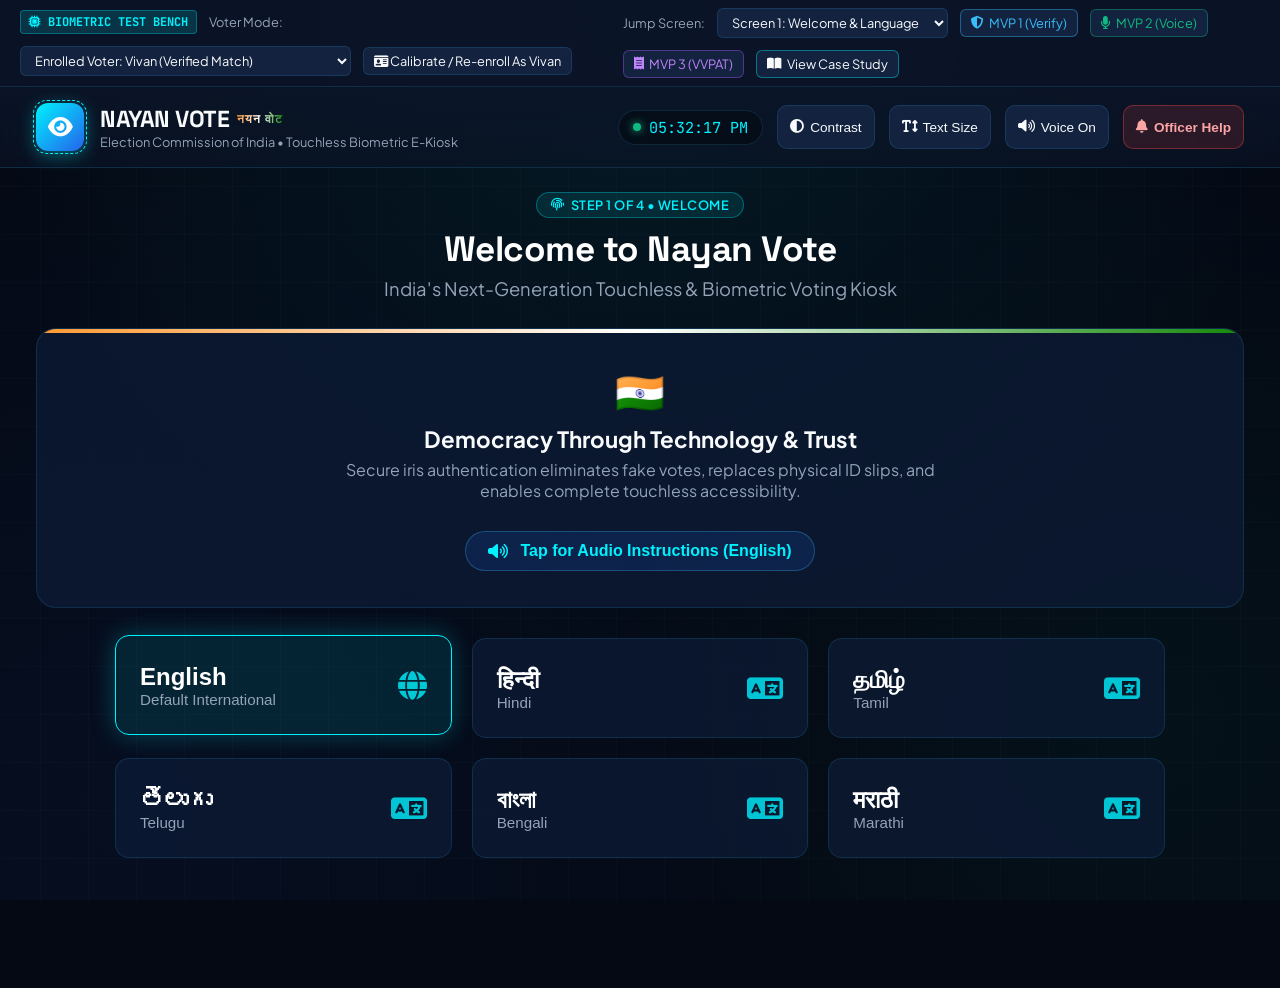
<file: index.html>
<!DOCTYPE html>
<html lang="en">
<head>
  <meta charset="UTF-8">
  <meta name="viewport" content="width=device-width, initial-scale=1.0">
  <title>Nayan Vote — Biometric Iris-Scan Accessible Voting Kiosk</title>
  <meta name="description" content="Nayan Vote: India's Touchless Biometric Iris-Scanning E-Voting Kiosk for Secure, Accessible, and Fraud-Proof Elections.">

  <!-- Google Fonts -->
  <link rel="preconnect" href="https://fonts.googleapis.com">
  <link rel="preconnect" href="https://fonts.gstatic.com" crossorigin>
  <link href="https://fonts.googleapis.com/css2?family=JetBrains+Mono:wght@400;500;700&family=Plus+Jakarta+Sans:wght@400;500;600;700;800&family=Space+Grotesk:wght@600;700&display=swap" rel="stylesheet">

  <!-- Font Awesome Icons -->
  <link rel="stylesheet" href="https://cdnjs.cloudflare.com/ajax/libs/font-awesome/6.5.1/css/all.min.css">

  <!-- Stylesheet -->
  <link rel="stylesheet" href="style.css">
</head>
<body>

  <!-- KIOSK WRAPPER -->
  <div class="kiosk-viewport">

    <!-- DEV & SIMULATION TOOLBAR -->
    <div class="dev-toolbar">
      <div class="dev-left">
        <span class="dev-badge"><i class="fa-solid fa-microchip"></i> BIOMETRIC TEST BENCH</span>
        <label for="devVerificationMode" style="color: var(--text-secondary); font-size: 0.8rem;">Voter Mode:</label>
        <select id="devVerificationMode" class="dev-select">
          <option value="auto" selected>Enrolled Voter: Vivan (Verified Match)</option>
          <option value="force-mismatch">Impersonator / Unknown (Mismatch & Retry Test)</option>
          <option value="force-match">Forced Instant Pass (99.8%)</option>
        </select>
        <button id="devCalibrateVivan" class="dev-btn" title="Save current live eye capture as Vivan's template">
          <i class="fa-solid fa-id-card"></i> Calibrate / Re-enroll As Vivan
        </button>
      </div>

      <div class="dev-right">
        <label for="devScreenJump" style="color: var(--text-secondary); font-size: 0.8rem;">Jump Screen:</label>
        <select id="devScreenJump" class="dev-select">
          <option value="screen-welcome">Screen 1: Welcome & Language</option>
          <option value="screen-scan">Screen 2: Iris Scan Prompt</option>
          <option value="screen-verified">Screen 3: Identity Verification</option>
          <option value="screen-method">Screen 4: Voting Method</option>
          <option value="screen-touch-ballot">Screen 5A: Touch Ballot</option>
          <option value="screen-voice-ballot">Screen 5B: Voice Ballot</option>
          <option value="screen-result">Screen 6: Vote Result & Receipt</option>
        </select>
        
        <a href="mvp-1-verification.html" class="dev-btn" style="text-decoration: none; color: #38bdf8; border-color: rgba(56, 189, 248, 0.4); display: inline-flex; align-items: center; gap: 5px;" title="MVP 1: Verification & Fraud Engine">
          <i class="fa-solid fa-shield-halved"></i> MVP 1 (Verify)
        </a>
        <a href="mvp-2-voice-kiosk.html" class="dev-btn" style="text-decoration: none; color: #10b981; border-color: rgba(16, 185, 129, 0.4); display: inline-flex; align-items: center; gap: 5px;" title="MVP 2: Voice Accessibility Kiosk">
          <i class="fa-solid fa-microphone"></i> MVP 2 (Voice)
        </a>
        <a href="mvp-3-audit-vvpat.html" class="dev-btn" style="text-decoration: none; color: #c084fc; border-color: rgba(168, 85, 247, 0.4); display: inline-flex; align-items: center; gap: 5px;" title="MVP 3: Decentralized Audit & Digital VVPAT">
          <i class="fa-solid fa-receipt"></i> MVP 3 (VVPAT)
        </a>
        <a href="case-study-nayan-vote.html" class="dev-btn" style="text-decoration: none; color: var(--cyan); border-color: rgba(0, 242, 254, 0.4); display: inline-flex; align-items: center; gap: 6px;" title="View 6D UX Case Study">
          <i class="fa-solid fa-book-open"></i> View Case Study
        </a>
      </div>
    </div>

    <!-- KIOSK MASTER HEADER -->
    <header class="kiosk-header">
      <div class="brand-section">
        <div class="brand-logo-icon">
          <i class="fa-solid fa-eye"></i>
        </div>
        <div class="brand-text">
          <h1>NAYAN VOTE <span class="brand-tag">नयन वोट</span></h1>
          <p>Election Commission of India • Touchless Biometric E-Kiosk</p>
        </div>
      </div>

      <div class="header-controls">
        <!-- Live Polling Clock -->
        <div class="kiosk-clock">
          <span class="clock-live-dot"></span>
          <span id="kioskClockTime">12:00:00 PM</span>
        </div>

        <!-- High Contrast Accessibility Toggle -->
        <button id="btnToggleContrast" class="icon-control-btn" title="Toggle High Contrast Mode">
          <i class="fa-solid fa-circle-half-stroke"></i>
          <span>Contrast</span>
        </button>

        <!-- Font Scale Toggle -->
        <button id="btnScaleText" class="icon-control-btn" title="Increase Text Size for Readability">
          <i class="fa-solid fa-text-height"></i>
          <span>Text Size</span>
        </button>

        <!-- Voice / Mute Toggle -->
        <button id="btnToggleAudio" class="icon-control-btn" title="Toggle Voice Prompts">
          <i class="fa-solid fa-volume-high"></i>
          <span>Voice On</span>
        </button>

        <!-- Emergency Officer Help Button -->
        <button id="btnOfficerSOS" class="icon-control-btn btn-sos" title="Call Polling Officer for Help">
          <i class="fa-solid fa-bell"></i>
          <span>Officer Help</span>
        </button>
      </div>
    </header>

    <!-- KIOSK SCREENS CONTAINER -->
    <main class="kiosk-body">

      <!-- ====================================================================
           SCREEN 1: WELCOME & LANGUAGE SELECTION
           ==================================================================== -->
      <section id="screen-welcome" class="kiosk-screen active">
        <div class="screen-header-banner">
          <span class="screen-badge"><i class="fa-solid fa-fingerprint"></i> Step 1 of 4 • Welcome</span>
          <h2 id="tWelcomeTitle" class="screen-title">Welcome to Nayan Vote</h2>
          <p id="tWelcomeSubtitle" class="screen-subtitle">Please select your preferred language to begin touchless biometric voting.</p>
        </div>

        <div class="welcome-hero-card">
          <div style="font-size: 2.5rem; margin-bottom: 8px;">🇮🇳</div>
          <h3 style="font-size: 1.4rem; margin-bottom: 6px;">Democracy Through Technology & Trust</h3>
          <p style="color: var(--text-secondary); max-width: 650px; margin: 0 auto 12px auto;">
            Secure iris authentication eliminates fake votes, replaces physical ID slips, and enables complete touchless accessibility.
          </p>

          <button id="audioInstructionBtn" class="audio-instruction-bar">
            <i class="fa-solid fa-volume-high"></i>
            <span id="tAudioInstruction">Tap for Audio Instructions (English / हिन्दी)</span>
          </button>
        </div>

        <!-- Language Selection Grid -->
        <div class="languages-grid">
          <button class="language-btn-card selected" data-lang="en-US">
            <div>
              <span class="lang-native">English</span>
              <span class="lang-latin">Default International</span>
            </div>
            <i class="fa-solid fa-globe lang-icon"></i>
          </button>

          <button class="language-btn-card" data-lang="hi-IN">
            <div>
              <span class="lang-native">हिन्दी</span>
              <span class="lang-latin">Hindi</span>
            </div>
            <i class="fa-solid fa-language lang-icon"></i>
          </button>

          <button class="language-btn-card" data-lang="ta-IN">
            <div>
              <span class="lang-native">தமிழ்</span>
              <span class="lang-latin">Tamil</span>
            </div>
            <i class="fa-solid fa-language lang-icon"></i>
          </button>

          <button class="language-btn-card" data-lang="te-IN">
            <div>
              <span class="lang-native">తెలుగు</span>
              <span class="lang-latin">Telugu</span>
            </div>
            <i class="fa-solid fa-language lang-icon"></i>
          </button>

          <button class="language-btn-card" data-lang="bn-IN">
            <div>
              <span class="lang-native">বাংলা</span>
              <span class="lang-latin">Bengali</span>
            </div>
            <i class="fa-solid fa-language lang-icon"></i>
          </button>

          <button class="language-btn-card" data-lang="mr-IN">
            <div>
              <span class="lang-native">मराठी</span>
              <span class="lang-latin">Marathi</span>
            </div>
            <i class="fa-solid fa-language lang-icon"></i>
          </button>
        </div>

        <div class="kiosk-action-footer">
          <button id="btnProceedToScan" class="btn-kiosk btn-kiosk-primary" style="min-width: 320px;">
            <span>Proceed to Iris Scan</span>
            <i class="fa-solid fa-arrow-right"></i>
          </button>
        </div>
      </section>

      <!-- ====================================================================
           SCREEN 2: IRIS SCAN PROMPT & LIVE SCANNER
           ==================================================================== -->
      <section id="screen-scan" class="kiosk-screen">
        <div class="screen-header-banner">
          <span class="screen-badge"><i class="fa-solid fa-camera"></i> Step 2 of 4 • Biometric Authentication</span>
          <h2 id="tScreen2Title" class="screen-title">Please Position Your Eyes at the Scanner</h2>
          <p id="tScreen2Subtitle" class="screen-subtitle">Hold steady while the optical infrared sensor locks onto your iris contours.</p>
        </div>

        <div class="iris-scanner-layout">
          <!-- LIVE WEBCAM & RETICLE HUD -->
          <div class="scanner-viewport-wrapper">
            <video id="webcamVideo" autoplay playsinline muted></video>
            <canvas id="scannerCanvas" width="960" height="600"></canvas>
          </div>

          <!-- GUIDANCE & PROGRESS PANEL -->
          <div class="scan-guidance-panel">
            <div class="guidance-step-item">
              <div class="step-num-bubble">1</div>
              <div class="step-info">
                <h3>Align Your Eyes</h3>
                <p id="tPositionInstruction">Look straight into the high-precision circular reticle. Keep eyes naturally open.</p>
              </div>
            </div>

            <div class="guidance-step-item">
              <div class="step-num-bubble">2</div>
              <div class="step-info">
                <h3>Optimal Distance</h3>
                <p>Stay positioned around 25–35 cm (arm's length) from the screen.</p>
              </div>
            </div>

            <div class="guidance-step-item">
              <div class="step-num-bubble">3</div>
              <div class="step-info">
                <h3>Liveness & Crypts Check</h3>
                <p>System automatically verifies natural micro-movements and matches your unique 1,024-bit iris code.</p>
              </div>
            </div>

            <!-- Real-time Progress & Retries -->
            <div class="scan-progress-box">
              <div class="progress-label-row">
                <span id="scanStatusLiveText">Scanning Biometric Receptors...</span>
                <span id="scanProgressPercent">0%</span>
              </div>
              <div class="progress-track">
                <div id="scanProgressBar" class="progress-fill"></div>
              </div>

              <div style="display: flex; justify-content: space-between; align-items: center; margin-top: 14px;">
                <div class="attempts-badge">
                  <i class="fa-solid fa-clock-rotate-left"></i>
                  <span id="attemptsRemainingText">2 tries left</span>
                </div>
                <div style="font-size: 0.8rem; color: var(--text-secondary);">
                  <i class="fa-solid fa-shield-halved"></i> AES-256 Protected
                </div>
              </div>
            </div>

            <!-- Action Controls -->
            <div class="scan-action-buttons">
              <button id="btnTriggerScan" class="btn-kiosk btn-kiosk-primary" style="flex: 1;">
                <i class="fa-solid fa-play"></i>
                <span id="btnTriggerScanText">Start Iris Scan</span>
              </button>
              <button id="btnRetryScan" class="btn-kiosk btn-kiosk-secondary" style="display: none; flex: 1;">
                <i class="fa-solid fa-rotate-right"></i>
                <span>Retry Scan</span>
              </button>
            </div>
          </div>
        </div>
      </section>

      <!-- ====================================================================
           SCREEN 3: IDENTITY VERIFIED OR NOT RESULT
           ==================================================================== -->
      <section id="screen-verified" class="kiosk-screen">
        <div class="screen-header-banner">
          <span class="screen-badge"><i class="fa-solid fa-shield-check"></i> Step 3 of 4 • Identity Verification</span>
          <h2 class="screen-title">Biometric Verification Result</h2>
        </div>

        <div id="verificationResultCard" class="verification-result-card">
          <!-- Status Icon -->
          <div id="resultStatusIcon" class="result-status-icon">
            <i class="fa-solid fa-check"></i>
          </div>

          <!-- Status Headings -->
          <h3 id="resultStatusHeading" style="font-size: 2rem; margin-bottom: 8px;">Identity Confirmed (Vivan)</h3>
          <p id="resultStatusMessage" style="color: var(--text-secondary); font-size: 1.15rem; max-width: 600px; margin: 0 auto;">
            Identity confirmed. Proceed to voting.
          </p>

          <div style="margin: 16px 0;">
            <span id="resultMatchScoreBadge" class="match-score-pill">98.9% Match (Verified)</span>
          </div>

          <!-- Voter Profile Card (Shown upon Verified Vivan) -->
          <div id="voterProfilePreviewBox" class="voter-profile-preview">
            <div class="voter-avatar-iris">
              <!-- Stylized Iris Profile Badge -->
              <svg viewBox="0 0 100 100" fill="none" xmlns="http://www.w3.org/2000/svg">
                <circle cx="50" cy="50" r="45" stroke="#00f2fe" stroke-width="2" stroke-dasharray="4 4" />
                <circle cx="50" cy="50" r="32" fill="#0369a1" />
                <circle cx="50" cy="50" r="24" fill="#0891b2" />
                <circle cx="50" cy="50" r="12" fill="#020617" />
                <circle cx="44" cy="44" r="4" fill="#ffffff" opacity="0.9" />
                <path d="M50 15 L50 25 M50 75 L50 85 M15 50 L25 50 M75 50 L85 50" stroke="#38bdf8" stroke-width="2" />
              </svg>
            </div>

            <div class="voter-details-grid">
              <div class="detail-item">
                <div class="label">Voter Name</div>
                <div class="value" id="voterCardName">VIVAN</div>
              </div>

              <div class="detail-item">
                <div class="label">Electoral Voter ID</div>
                <div class="value" id="voterCardId" style="font-family: var(--font-mono); color: var(--accent-cyan);">IND-2026-VIVAN-8849</div>
              </div>

              <div class="detail-item">
                <div class="label">Registered Constituency</div>
                <div class="value" id="voterCardConstituency">04 - Central District</div>
              </div>

              <div class="detail-item">
                <div class="label">Biometric Verification Status</div>
                <div class="value" style="color: var(--accent-green);"><i class="fa-solid fa-circle-check"></i> Aadhaar Iris Linked</div>
              </div>
            </div>
          </div>

          <!-- Action Buttons -->
          <div style="display: flex; justify-content: center; gap: 16px; margin-top: 10px;">
            <button id="btnProceedToVoting" class="btn-kiosk btn-kiosk-success" style="min-width: 280px;">
              <span id="tProceedToVoteText">Proceed to Voting</span>
              <i class="fa-solid fa-arrow-right"></i>
            </button>

            <button id="btnVerificationRetry" class="btn-kiosk btn-kiosk-secondary" style="display: none;">
              <i class="fa-solid fa-rotate-right"></i>
              <span>Retry Scan</span>
            </button>

            <button id="btnVerificationContactOfficer" class="btn-kiosk btn-kiosk-secondary" style="display: none;">
              <i class="fa-solid fa-hand-holding-hand"></i>
              <span>Call Polling Officer</span>
            </button>
          </div>
        </div>
      </section>

      <!-- ====================================================================
           SCREEN 4: VOTING METHOD SELECTION (TOUCH VS VOICE)
           ==================================================================== -->
      <section id="screen-method" class="kiosk-screen">
        <div class="screen-header-banner">
          <span class="screen-badge"><i class="fa-solid fa-sliders"></i> Step 4 of 4 • Voting Method</span>
          <h2 id="tChooseMethodTitle" class="screen-title">Would You Like to Vote Using Voice or Touch?</h2>
          <p id="tChooseMethodSubtitle" class="screen-subtitle">Choose the method most comfortable for you. Voice voting is fully hands-free.</p>
        </div>

        <div class="voting-method-container">
          <!-- TOUCH VOTING METHOD -->
          <div id="btnSelectTouchMethod" class="method-card">
            <div class="method-icon-wrap">
              <i class="fa-solid fa-hand-pointer"></i>
            </div>
            <h3 id="tTouchVoting">Touch Voting</h3>
            <p id="tTouchVotingDesc">
              Direct tap on large accessible digital ballot cards with confirmation prompts.
            </p>
            <div style="margin-top: 24px;">
              <span class="btn-kiosk btn-kiosk-primary" style="font-size: 1rem; padding: 10px 24px;">Select Touch</span>
            </div>
          </div>

          <!-- VOICE VOTING METHOD -->
          <div id="btnSelectVoiceMethod" class="method-card">
            <div class="method-icon-wrap" style="border-color: var(--accent-green); color: var(--accent-green); background: rgba(16, 185, 129, 0.15);">
              <i class="fa-solid fa-microphone-lines"></i>
            </div>
            <h3 id="tVoiceVoting">Voice Voting</h3>
            <p id="tVoiceVotingDesc">
              Vote hands-free using spoken commands and assistive speech confirmation.
            </p>
            <div style="margin-top: 24px;">
              <span class="btn-kiosk btn-kiosk-success" style="font-size: 1rem; padding: 10px 24px;">Select Voice</span>
            </div>
          </div>
        </div>
      </section>

      <!-- ====================================================================
           SCREEN 5A: TOUCH-BASED VOTE CAST
           ==================================================================== -->
      <section id="screen-touch-ballot" class="kiosk-screen">
        <div class="screen-header-banner">
          <span class="screen-badge"><i class="fa-solid fa-check-to-slot"></i> Official Electronic Ballot</span>
          <h2 id="tBallotTitle" class="screen-title">Official Ballot Paper</h2>
          <p id="tBallotSubtitle" class="screen-subtitle">Select one candidate from the list below to cast your ballot.</p>
        </div>

        <div class="ballot-container">
          <div class="ballot-meta-bar">
            <span><strong>CONSTITUENCY:</strong> 04 - Central District</span>
            <span><strong>AUTHENTICATED VOTER:</strong> VIVAN</span>
            <span><strong>EVM UNIT:</strong> KIOSK-03-VVPAT</span>
          </div>

          <!-- DYNAMIC CANDIDATES LIST -->
          <div id="candidatesListContainer" class="candidates-list">
            <!-- Candidate cards injected by app.js -->
          </div>
        </div>
      </section>

      <!-- ====================================================================
           SCREEN 5B: VOICE-BASED VOTING INTERFACE
           ==================================================================== -->
      <section id="screen-voice-ballot" class="kiosk-screen">
        <div class="screen-header-banner">
          <span class="screen-badge"><i class="fa-solid fa-microphone"></i> Accessible Voice Ballot</span>
          <h2 class="screen-title">Say the Candidate Number or Name</h2>
          <p class="screen-subtitle" id="tVoicePromptInstruct">Say "Candidate 1", "Priya Nair", or "NOTA". Voice confirmation will verify your vote.</p>
        </div>

        <div class="voice-voting-stage">
          <!-- Animated Pulsing Microphone -->
          <div class="mic-pulsing-circle">
            <i class="fa-solid fa-microphone"></i>
          </div>

          <!-- Dynamic Sound Wave Bars -->
          <div class="audio-waveform-canvas">
            <div class="wave-bar"></div>
            <div class="wave-bar"></div>
            <div class="wave-bar"></div>
            <div class="wave-bar"></div>
            <div class="wave-bar"></div>
            <div class="wave-bar"></div>
          </div>

          <!-- Real-time Speech Transcript Bubble -->
          <div id="voiceLiveTranscript" class="transcript-bubble">
            Listening... Please speak clearly.
          </div>

          <!-- Candidate Confirmation Prompt (Appears upon recognition) -->
          <div id="voiceConfirmationPromptBox" style="display: none; background: var(--bg-surface-glass); border: 2px solid var(--accent-cyan); border-radius: var(--radius-lg); padding: 28px; width: 100%; max-width: 600px;">
            <div style="font-size: 0.9rem; color: var(--text-secondary); text-transform: uppercase; margin-bottom: 6px;">Voice Candidate Recognized:</div>
            <h3 id="voiceMatchedCandidateDisplay" style="font-size: 1.6rem; color: var(--accent-cyan); margin-bottom: 12px;">Candidate #2: Priya Nair</h3>
            <p style="font-size: 1.1rem; margin-bottom: 20px;">Say <strong>"Yes"</strong> to confirm or <strong>"No"</strong> to go back.</p>

            <div style="display: flex; justify-content: center; gap: 16px;">
              <button class="btn-kiosk btn-kiosk-success" onclick="window.kioskApp.confirmAndCastVote()">
                <i class="fa-solid fa-check"></i>
                <span>Yes, Confirm</span>
              </button>
              <button class="btn-kiosk btn-kiosk-secondary" onclick="window.kioskApp.startVoiceVotingSession()">
                <i class="fa-solid fa-xmark"></i>
                <span>No, Try Again</span>
              </button>
            </div>
          </div>

          <!-- Quick Candidate Voice Reference Table with Party Badges -->
          <div style="display: flex; gap: 10px; flex-wrap: wrap; justify-content: center; margin-top: 10px;">
            <span style="font-size: 0.85rem; background: rgba(255,153,51,0.15); border: 1px solid var(--party-bjp); color: #fed7aa; padding: 6px 14px; border-radius: 20px;">#1 BJP — Lotus 🪷 (Rajesh Sharma)</span>
            <span style="font-size: 0.85rem; background: rgba(2,132,199,0.15); border: 1px solid var(--party-congress); color: #bae6fd; padding: 6px 14px; border-radius: 20px;">#2 Congress — Hand ✋ (Priya Patel)</span>
            <span style="font-size: 0.85rem; background: rgba(220,38,38,0.15); border: 1px solid var(--party-sapa-red); color: #fecdd3; padding: 6px 14px; border-radius: 20px;">#3 SAPA — Bicycle 🚲 (Akhilesh Yadav)</span>
            <span style="font-size: 0.85rem; background: rgba(0,168,232,0.15); border: 1px solid var(--party-aap); color: #e0f2fe; padding: 6px 14px; border-radius: 20px;">#4 AAP — Broom 🧹 (Arvind Saxena)</span>
            <span style="font-size: 0.85rem; background: rgba(29,78,216,0.15); border: 1px solid var(--party-bsp); color: #bfdbfe; padding: 6px 14px; border-radius: 20px;">#5 BSP — Elephant 🐘 (Km. Maya Kumari)</span>
            <span style="font-size: 0.85rem; background: rgba(100,116,139,0.2); border: 1px solid var(--party-nota); color: #cbd5e1; padding: 6px 14px; border-radius: 20px;">#6 NOTA — Neutral 🚫</span>
          </div>
        </div>
      </section>

      <!-- ====================================================================
           SCREEN 6: VOTE SUBMISSION RESULT & CRYPTOGRAPHIC RECEIPT
           ==================================================================== -->
      <section id="screen-result" class="kiosk-screen">
        <div class="screen-header-banner">
          <span class="screen-badge" style="border-color: var(--accent-green); color: var(--accent-green);">
            <i class="fa-solid fa-circle-check"></i> Vote Cast Successfully
          </span>
          <h2 class="screen-title">Vote Submission Result</h2>
        </div>

        <div class="submission-layout">
          <!-- SUCCESS CONFIRMATION PANEL -->
          <div class="submission-success-banner">
            <div class="evm-indicator-light">
              <i class="fa-solid fa-circle"></i> EVM RECORD STORED • 1,000Hz CONFIRMATION TONE
            </div>

            <div style="font-size: 58px; color: var(--accent-green); margin-bottom: 12px;">
              <i class="fa-solid fa-circle-check"></i>
            </div>

            <h3 style="font-size: 1.8rem; margin-bottom: 8px;">Your Vote Has Been Cast Successfully!</h3>
            <p style="color: var(--text-secondary); font-size: 1.05rem; line-height: 1.5; margin-bottom: 24px;">
              Your ballot is cryptographically recorded onto the decentralized audit ledger and tied to your verified biometric session.
            </p>

            <div style="display: flex; flex-direction: column; gap: 14px; max-width: 320px; margin: 0 auto;">
              <button id="btnPrintReceipt" class="btn-kiosk btn-kiosk-primary">
                <i class="fa-solid fa-print"></i>
                <span>Print Paper Receipt</span>
              </button>

              <button id="btnFinishKiosk" class="btn-kiosk btn-kiosk-secondary">
                <i class="fa-solid fa-check"></i>
                <span>Finish & Exit</span>
              </button>
            </div>
          </div>

          <!-- PHYSICAL / DIGITAL THERMAL RECEIPT (VVPAT) -->
          <div class="thermal-receipt-container" id="thermalReceipt">
            <div class="receipt-header">
              <div style="font-size: 18px; margin-bottom: 4px;">🏛️ ELECTION COMMISSION OF INDIA</div>
              <h3>Voter Verifiable Paper Audit Trail (VVPAT)</h3>
              <div style="font-size: 0.75rem; color: #4b5563;">SECURE BIOMETRIC RECEIPT • NAYAN VOTE</div>
            </div>

            <div class="receipt-body-row">
              <span>TX REF:</span>
              <strong id="receiptTxId">VOT-88492026</strong>
            </div>

            <div class="receipt-body-row">
              <span>TIMESTAMP:</span>
              <strong id="receiptTimestamp">04/09/2026, 12:00:00</strong>
            </div>

            <div class="receipt-divider"></div>

            <div class="receipt-body-row">
              <span>VERIFIED VOTER:</span>
              <strong id="receiptVoterName">VIVAN</strong>
            </div>

            <div class="receipt-body-row">
              <span>VOTER ID:</span>
              <strong id="receiptVoterId">IND-XXXX-8849</strong>
            </div>

            <div class="receipt-body-row">
              <span>CONSTITUENCY:</span>
              <strong id="receiptConstituency">04 - Central District</strong>
            </div>

            <div class="receipt-divider"></div>

            <div style="background: #e5e7eb; padding: 10px; border-radius: 4px; margin: 8px 0;">
              <div style="font-size: 0.75rem; color: #4b5563; text-transform: uppercase;">Selected Candidate:</div>
              <div style="font-size: 1.15rem; font-weight: bold; margin: 2px 0;" id="receiptCandidate">#1 — Rajesh K. Sharma</div>
              <div style="display: flex; justify-content: space-between; align-items: center;">
                <span id="receiptSymbol" style="width: 44px; height: 44px; display: inline-flex; align-items: center; justify-content: center; background: #fff; border-radius: 6px; padding: 2px; border: 1px solid #cbd5e1;">
                  <svg viewBox="0 0 100 100" class="party-logo-svg bjp-lotus" xmlns="http://www.w3.org/2000/svg">
                    <path d="M50 14 C43 28, 43 46, 50 62 C57 46, 57 28, 50 14 Z" fill="#FF9933" stroke="#B23B00" stroke-width="1.2"/>
                    <path d="M48 24 C34 36, 30 50, 44 63 C40 50, 42 36, 48 24 Z" fill="#FF9933" stroke="#B23B00" stroke-width="1.2"/>
                    <path d="M52 24 C66 36, 70 50, 56 63 C60 50, 58 36, 52 24 Z" fill="#FF9933" stroke="#B23B00" stroke-width="1.2"/>
                    <path d="M38 34 C20 46, 18 60, 36 65 C28 54, 30 44, 38 34 Z" fill="#FF7700" stroke="#B23B00" stroke-width="1.2"/>
                    <path d="M62 34 C80 46, 82 60, 64 65 C72 54, 70 44, 62 34 Z" fill="#FF7700" stroke="#B23B00" stroke-width="1.2"/>
                    <path d="M28 66 C36 63, 44 63, 50 64 C56 63, 64 63, 72 66 C66 73, 58 74, 50 73 C42 74, 34 73, 28 66 Z" fill="#138808" stroke="#063E02" stroke-width="1.2"/>
                    <path d="M50 73 L50 86" stroke="#138808" stroke-width="4.5" stroke-linecap="round"/>
                  </svg>
                </span>
              </div>
            </div>

            <div class="receipt-divider"></div>

            <div class="receipt-body-row">
              <span>BLOCK HASH:</span>
              <span id="receiptBlockHash" style="font-size: 0.75rem; font-family: monospace;">0x8f2c...4e19</span>
            </div>

            <!-- Authentic Barcode Representation -->
            <div class="receipt-barcode">
              <div class="barcode-line" style="width: 2px;"></div>
              <div class="barcode-line" style="width: 4px;"></div>
              <div class="barcode-line" style="width: 1px;"></div>
              <div class="barcode-line" style="width: 5px;"></div>
              <div class="barcode-line" style="width: 2px;"></div>
              <div class="barcode-line" style="width: 3px;"></div>
              <div class="barcode-line" style="width: 1px;"></div>
              <div class="barcode-line" style="width: 4px;"></div>
              <div class="barcode-line" style="width: 2px;"></div>
              <div class="barcode-line" style="width: 6px;"></div>
              <div class="barcode-line" style="width: 1px;"></div>
              <div class="barcode-line" style="width: 3px;"></div>
              <div class="barcode-line" style="width: 4px;"></div>
              <div class="barcode-line" style="width: 2px;"></div>
              <div class="barcode-line" style="width: 1px;"></div>
              <div class="barcode-line" style="width: 5px;"></div>
              <div class="barcode-line" style="width: 2px;"></div>
            </div>

            <div class="receipt-footer-msg">
              This slip confirms your vote has been tallied in the tamper-proof ledger. Keep safe or deposit in booth drop-box.
            </div>
          </div>
        </div>
      </section>

    </main>

  </div>

  <!-- TOUCH VOTING CONFIRMATION MODAL -->
  <div id="voteConfirmModal" class="kiosk-modal-overlay">
    <div class="confirmation-modal-card">
      <div style="font-size: 48px; color: var(--accent-cyan); margin-bottom: 12px;">
        <i class="fa-solid fa-circle-question"></i>
      </div>

      <h3 style="font-size: 1.8rem; margin-bottom: 6px;" id="modalConfirmationPrompt">Are you sure you want to vote for this candidate?</h3>
      <p style="color: var(--text-secondary); margin-bottom: 24px;">Once confirmed, your vote cannot be changed.</p>

      <div style="background: rgba(0,0,0,0.3); border: 1.5px solid var(--border-subtle); border-radius: var(--radius-md); padding: 20px; display: flex; align-items: center; justify-content: space-between; margin-bottom: 28px;">
        <div style="text-align: left;">
          <h4 id="modalCandidateName" style="font-size: 1.4rem; color: #fff;">Candidate Name</h4>
          <p id="modalCandidateParty" style="color: var(--text-secondary); font-size: 0.95rem;">Party Name</p>
        </div>
        <div id="modalCandidateSymbol" class="modal-symbol-box"></div>
      </div>

      <div style="display: flex; justify-content: center; gap: 18px;">
        <button id="btnModalConfirmVote" class="btn-kiosk btn-kiosk-success" style="flex: 1;">
          <i class="fa-solid fa-check"></i>
          <span>Yes, Cast Vote</span>
        </button>
        <button id="btnModalCancelVote" class="btn-kiosk btn-kiosk-secondary" style="flex: 1;">
          <i class="fa-solid fa-xmark"></i>
          <span>No, Go Back</span>
        </button>
      </div>
    </div>
  </div>

  <!-- Scripts -->
  <script src="audio.js"></script>
  <script src="biometrics.js"></script>
  <script src="logos.js"></script>
  <script src="app.js"></script>
</body>
</html>
</file>
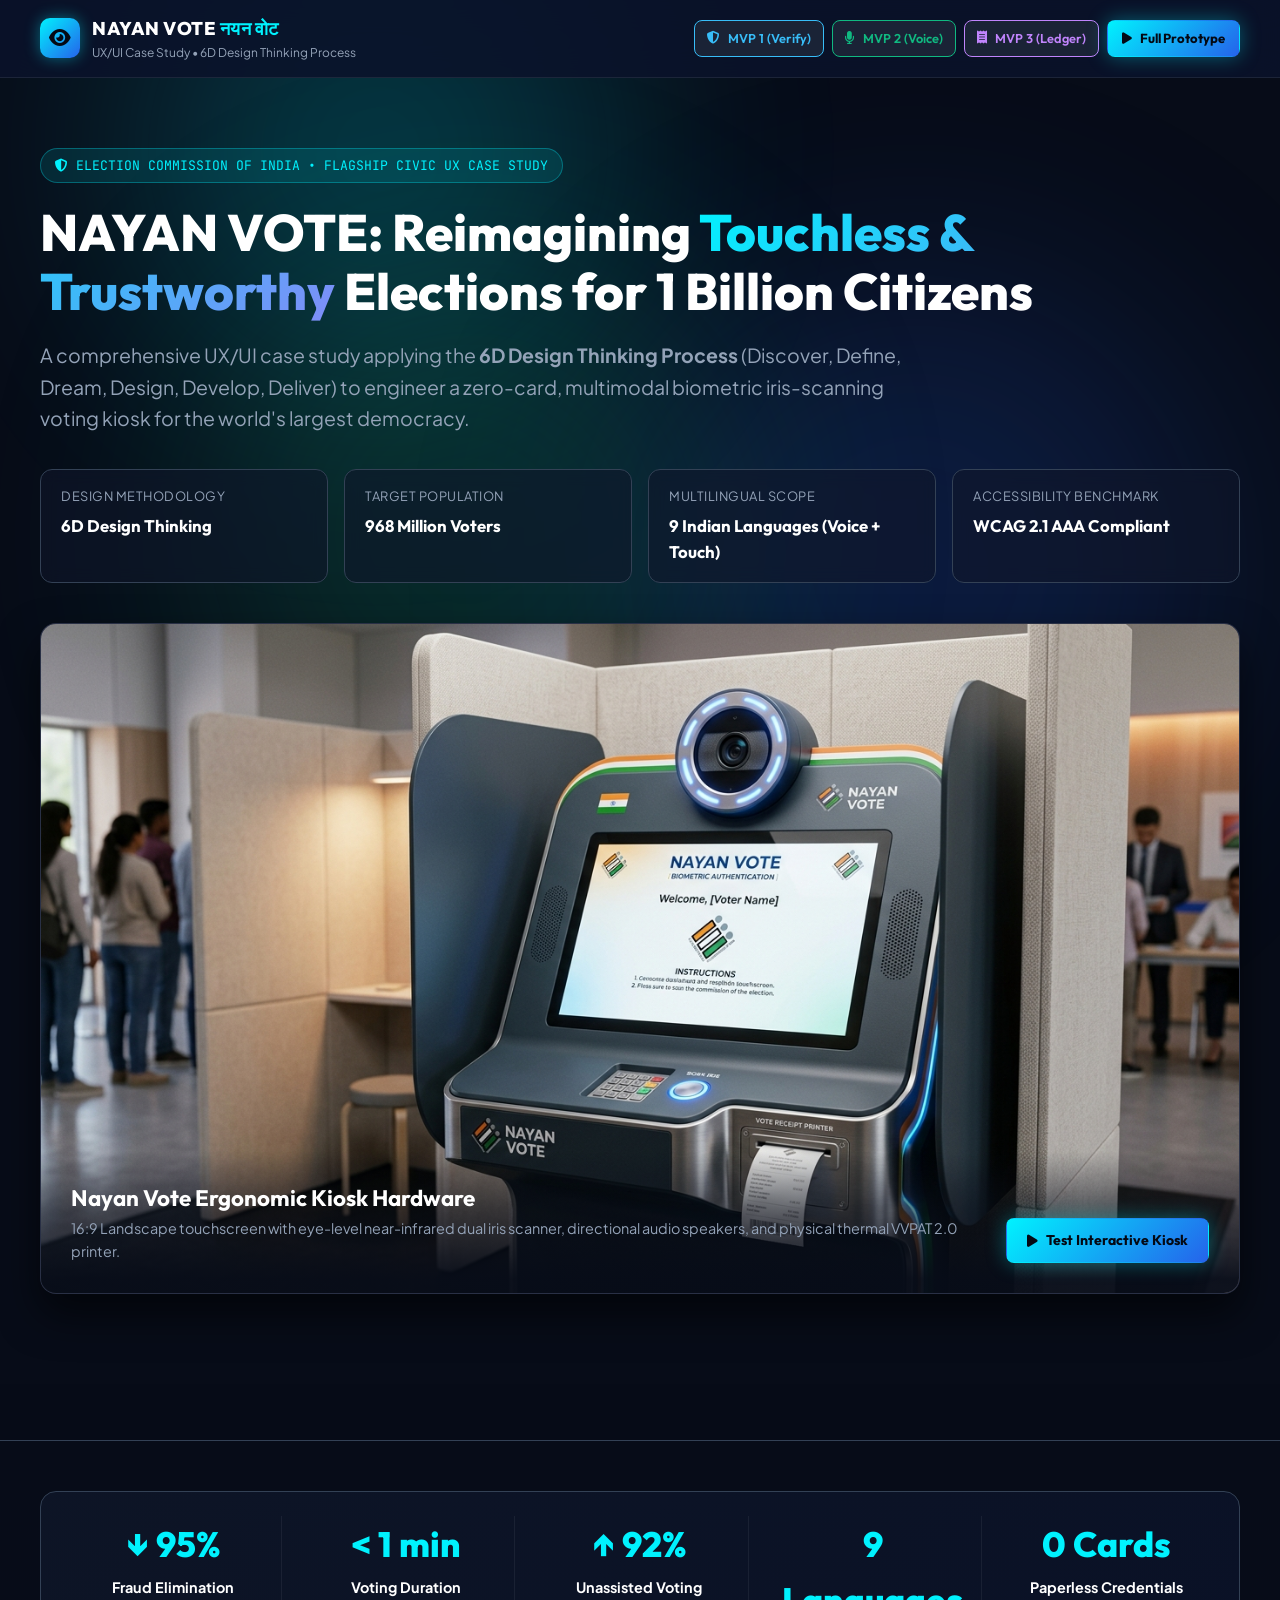
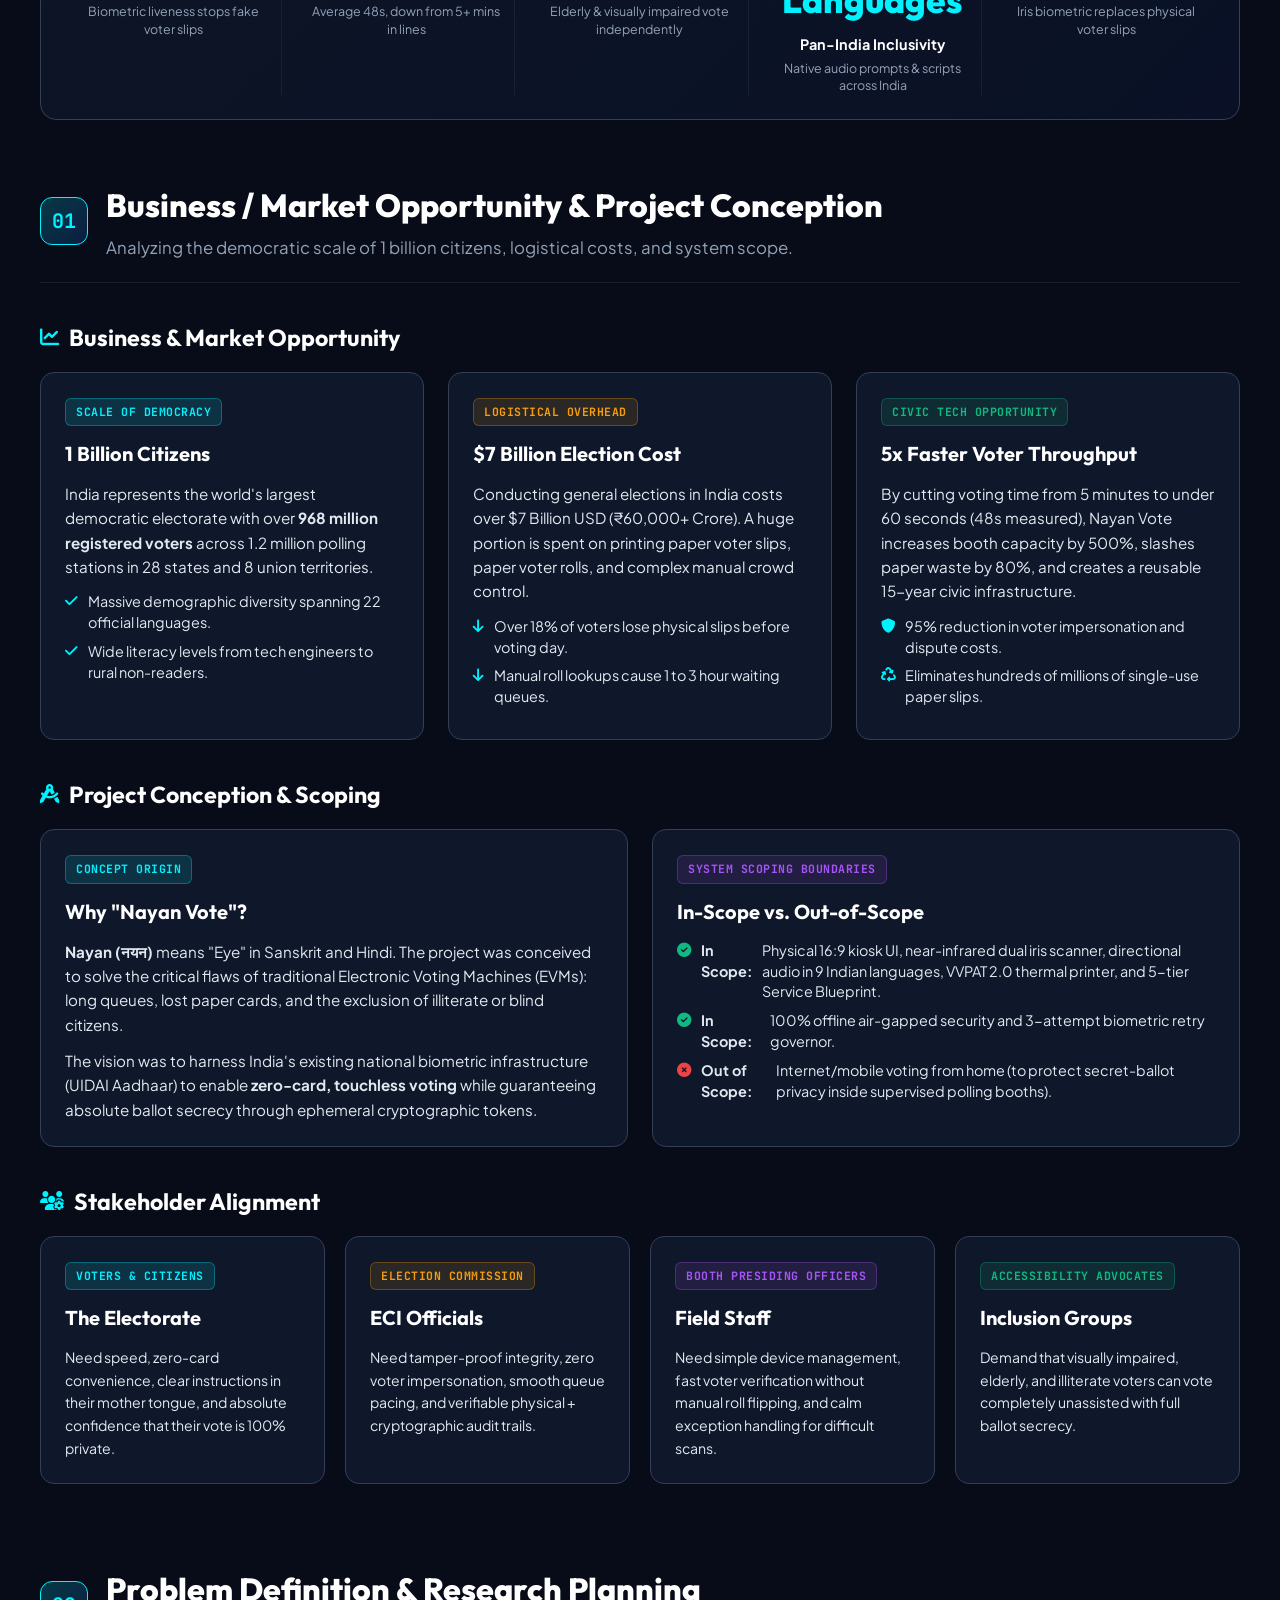
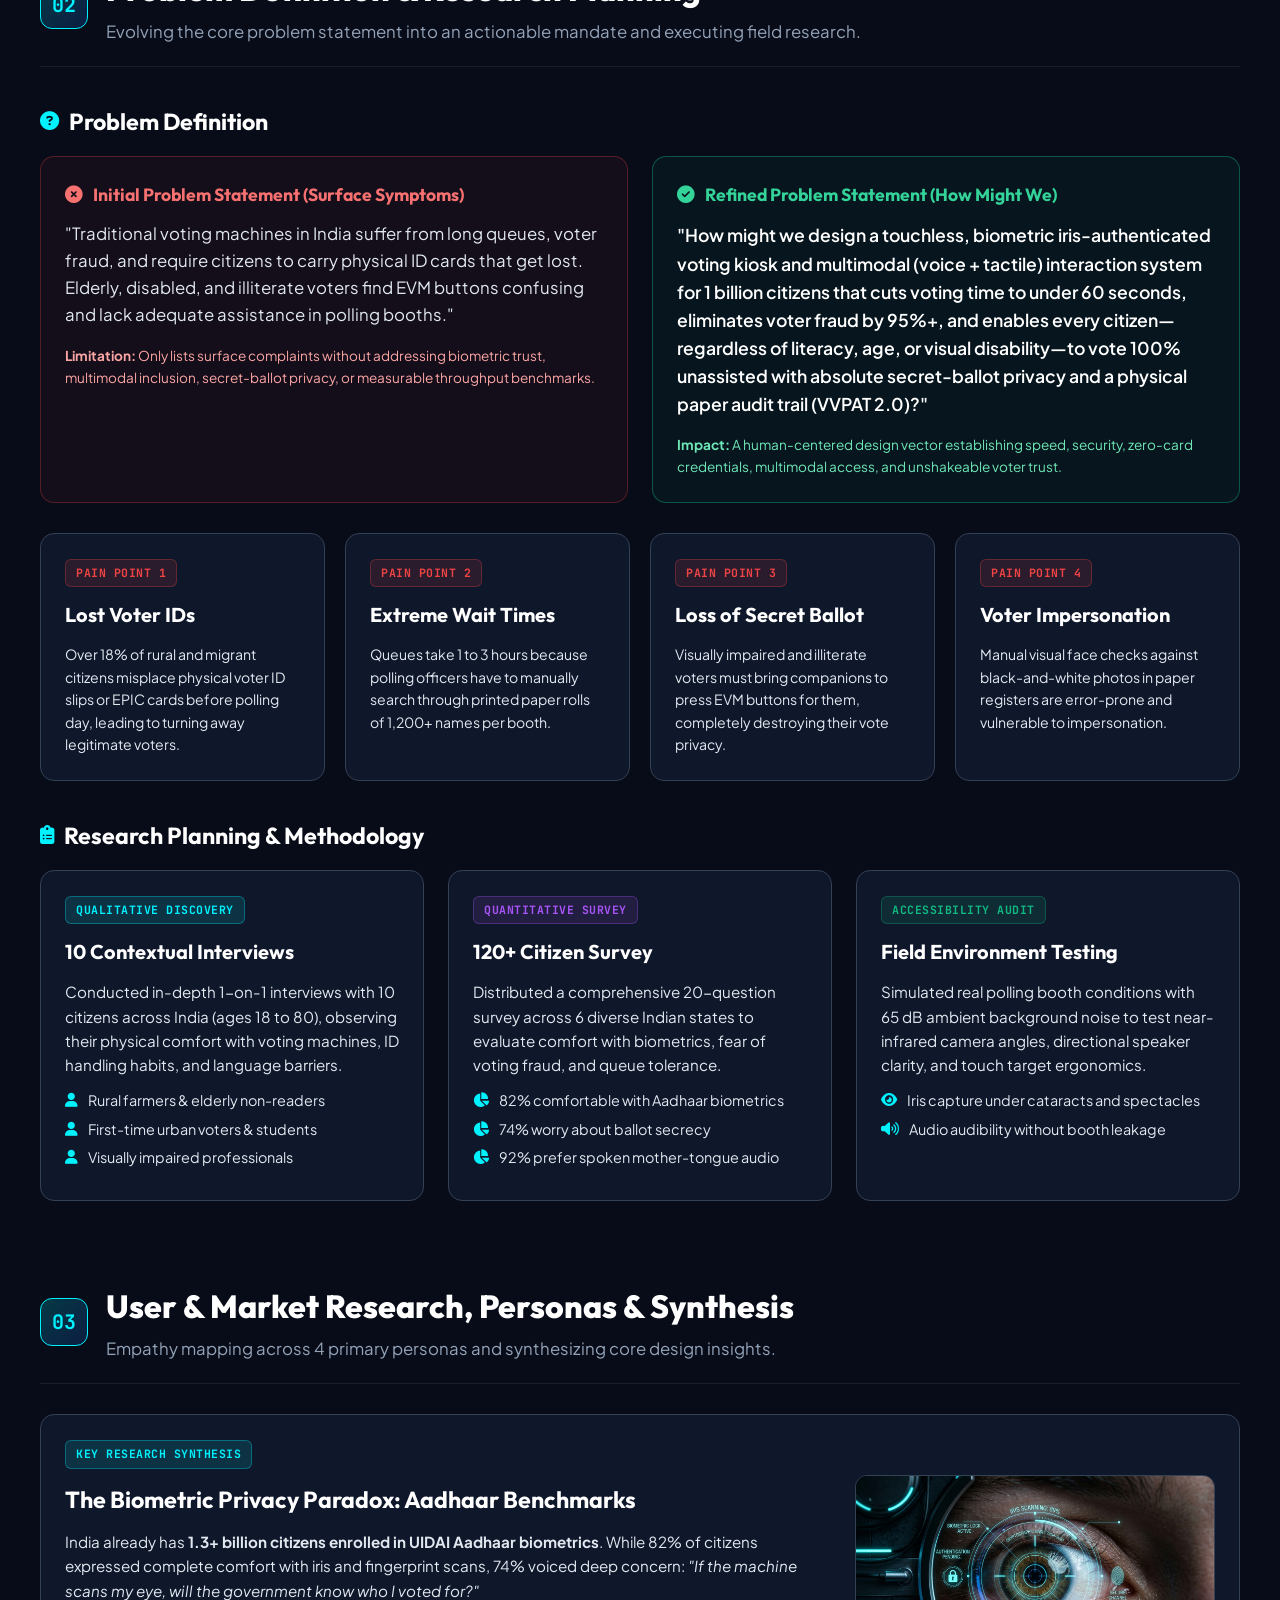
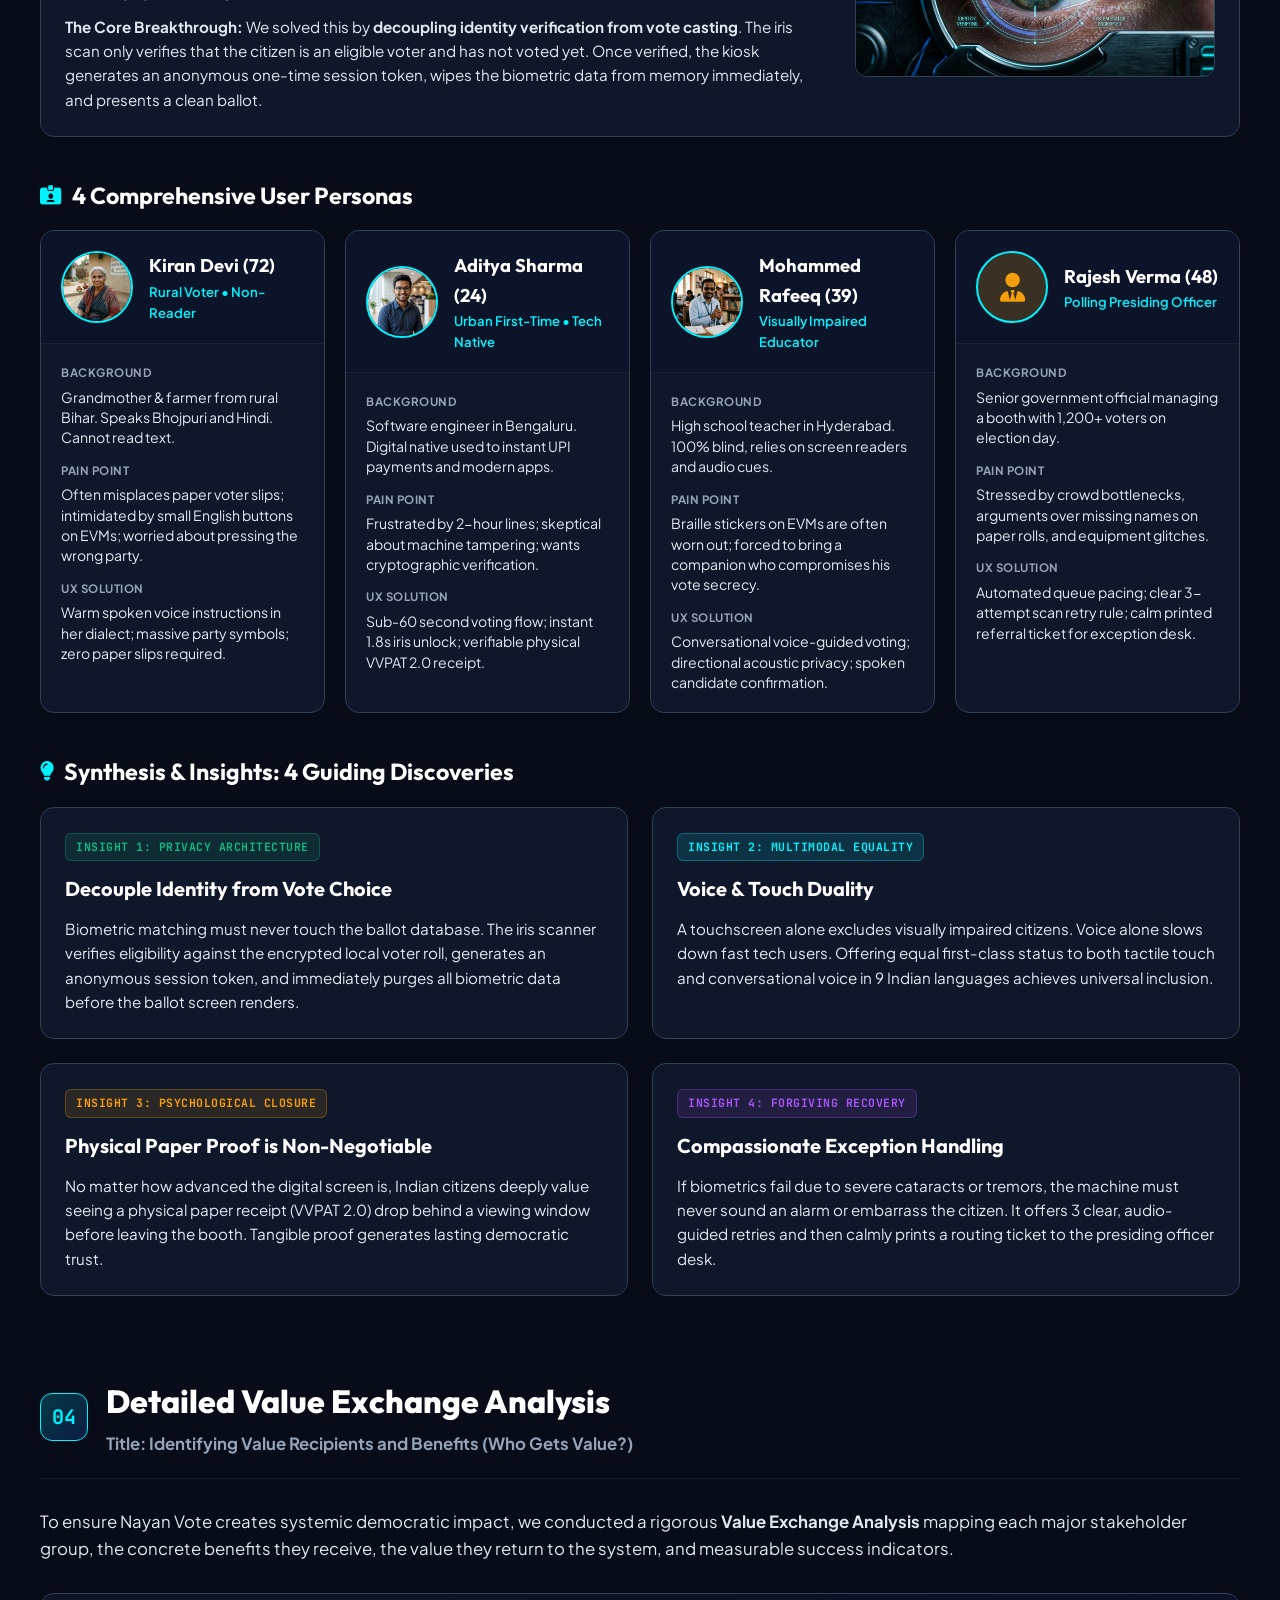
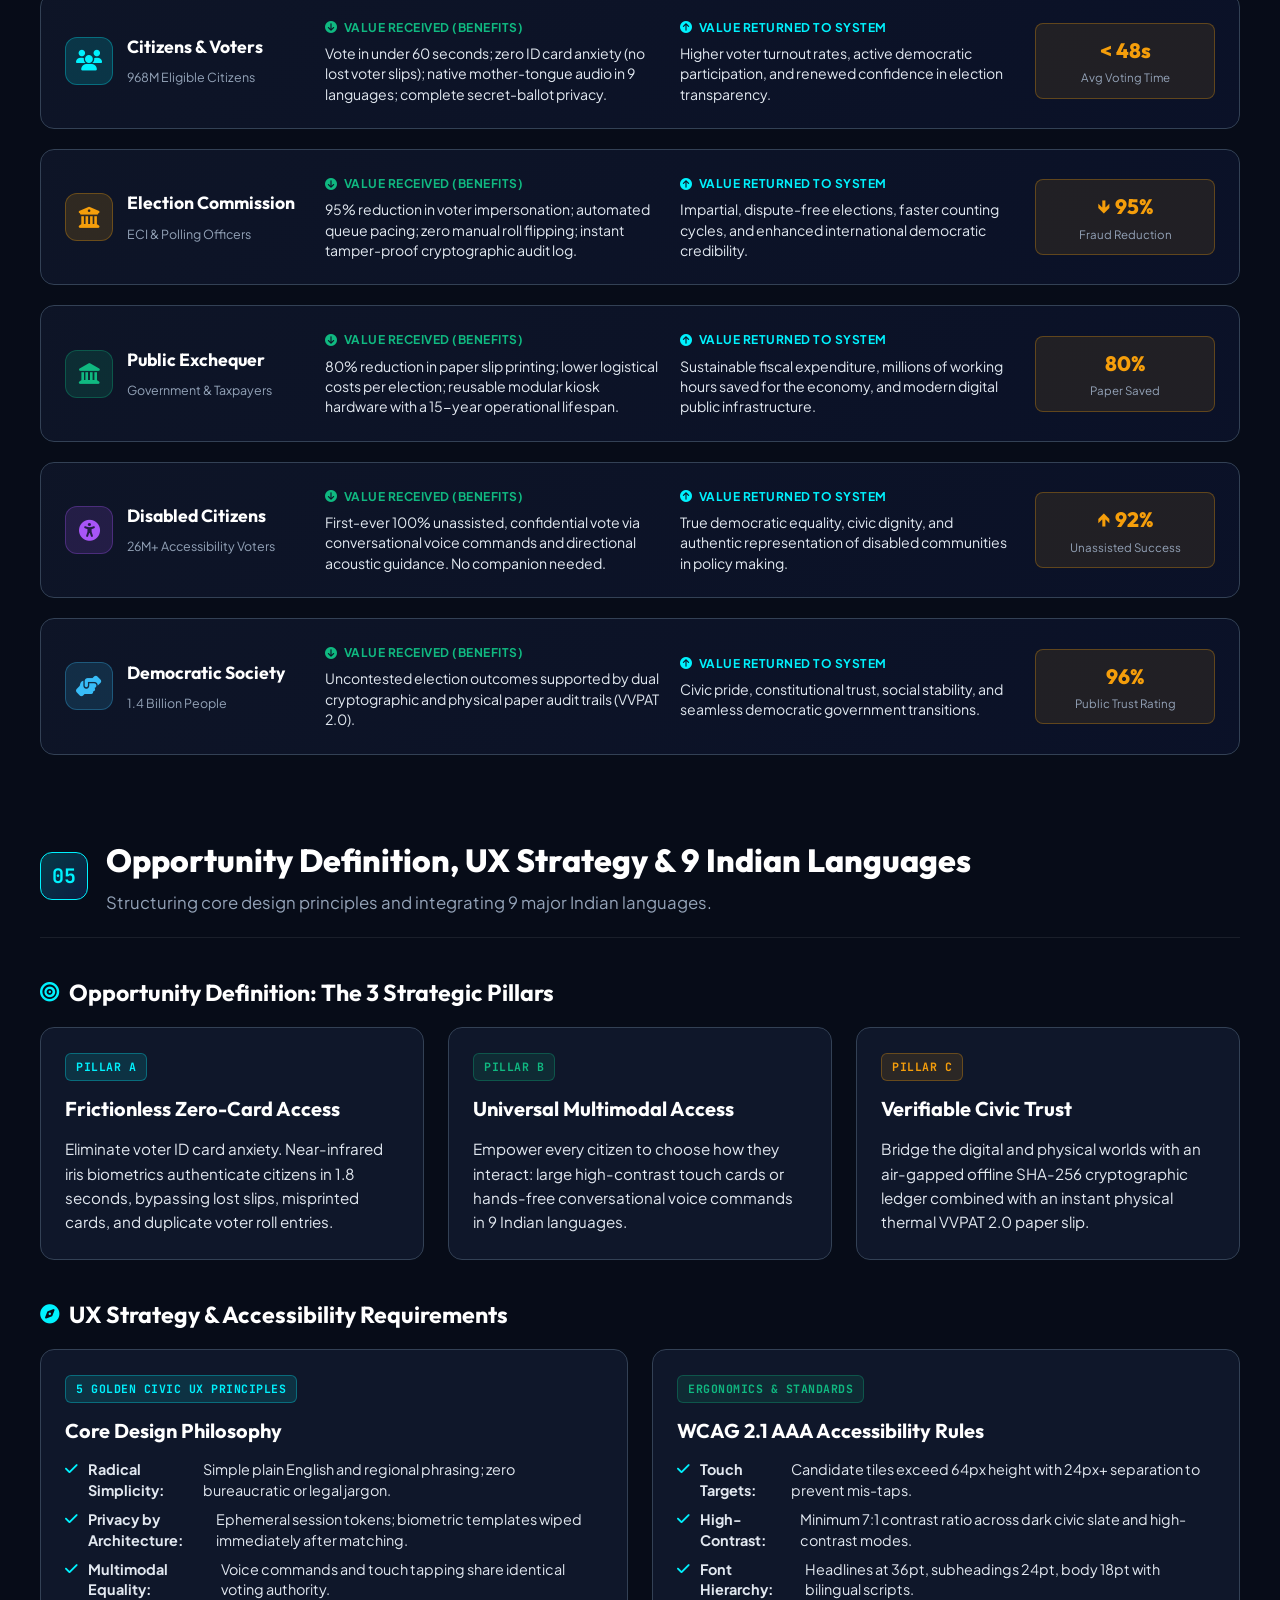
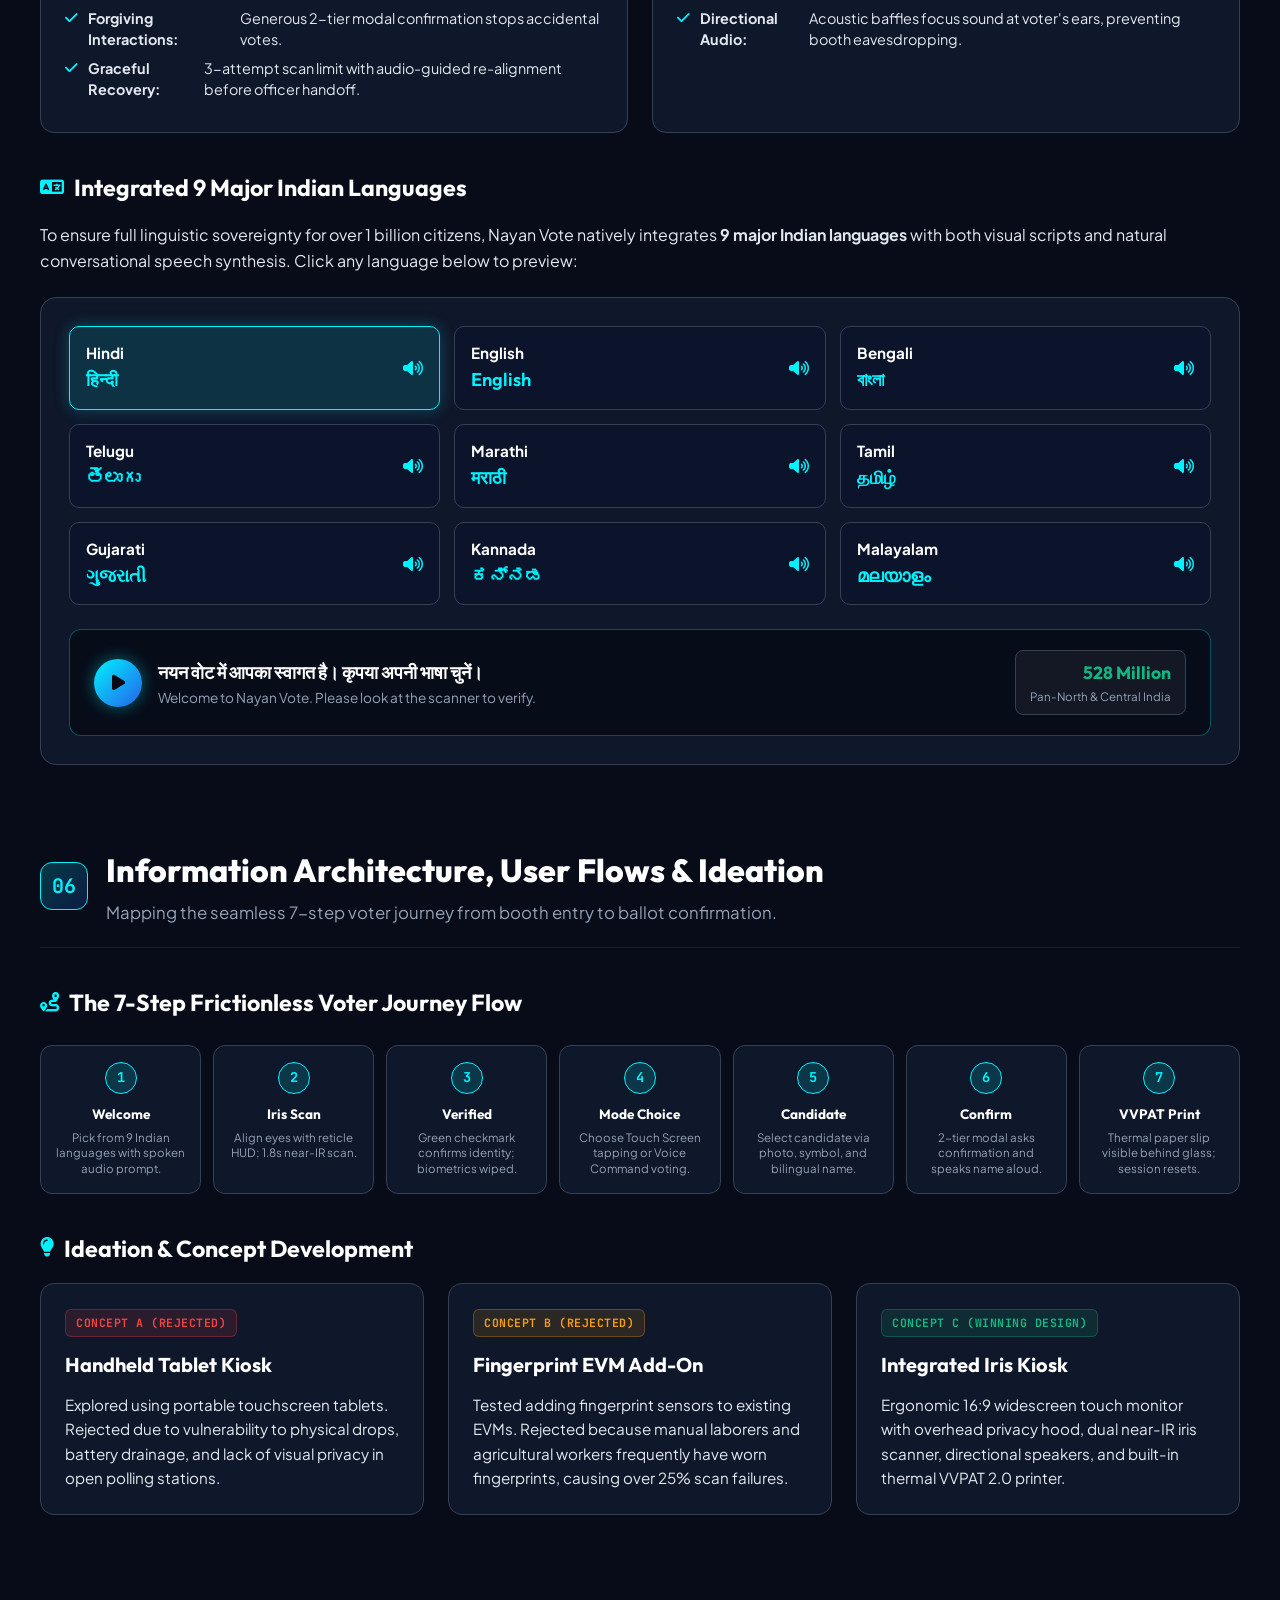
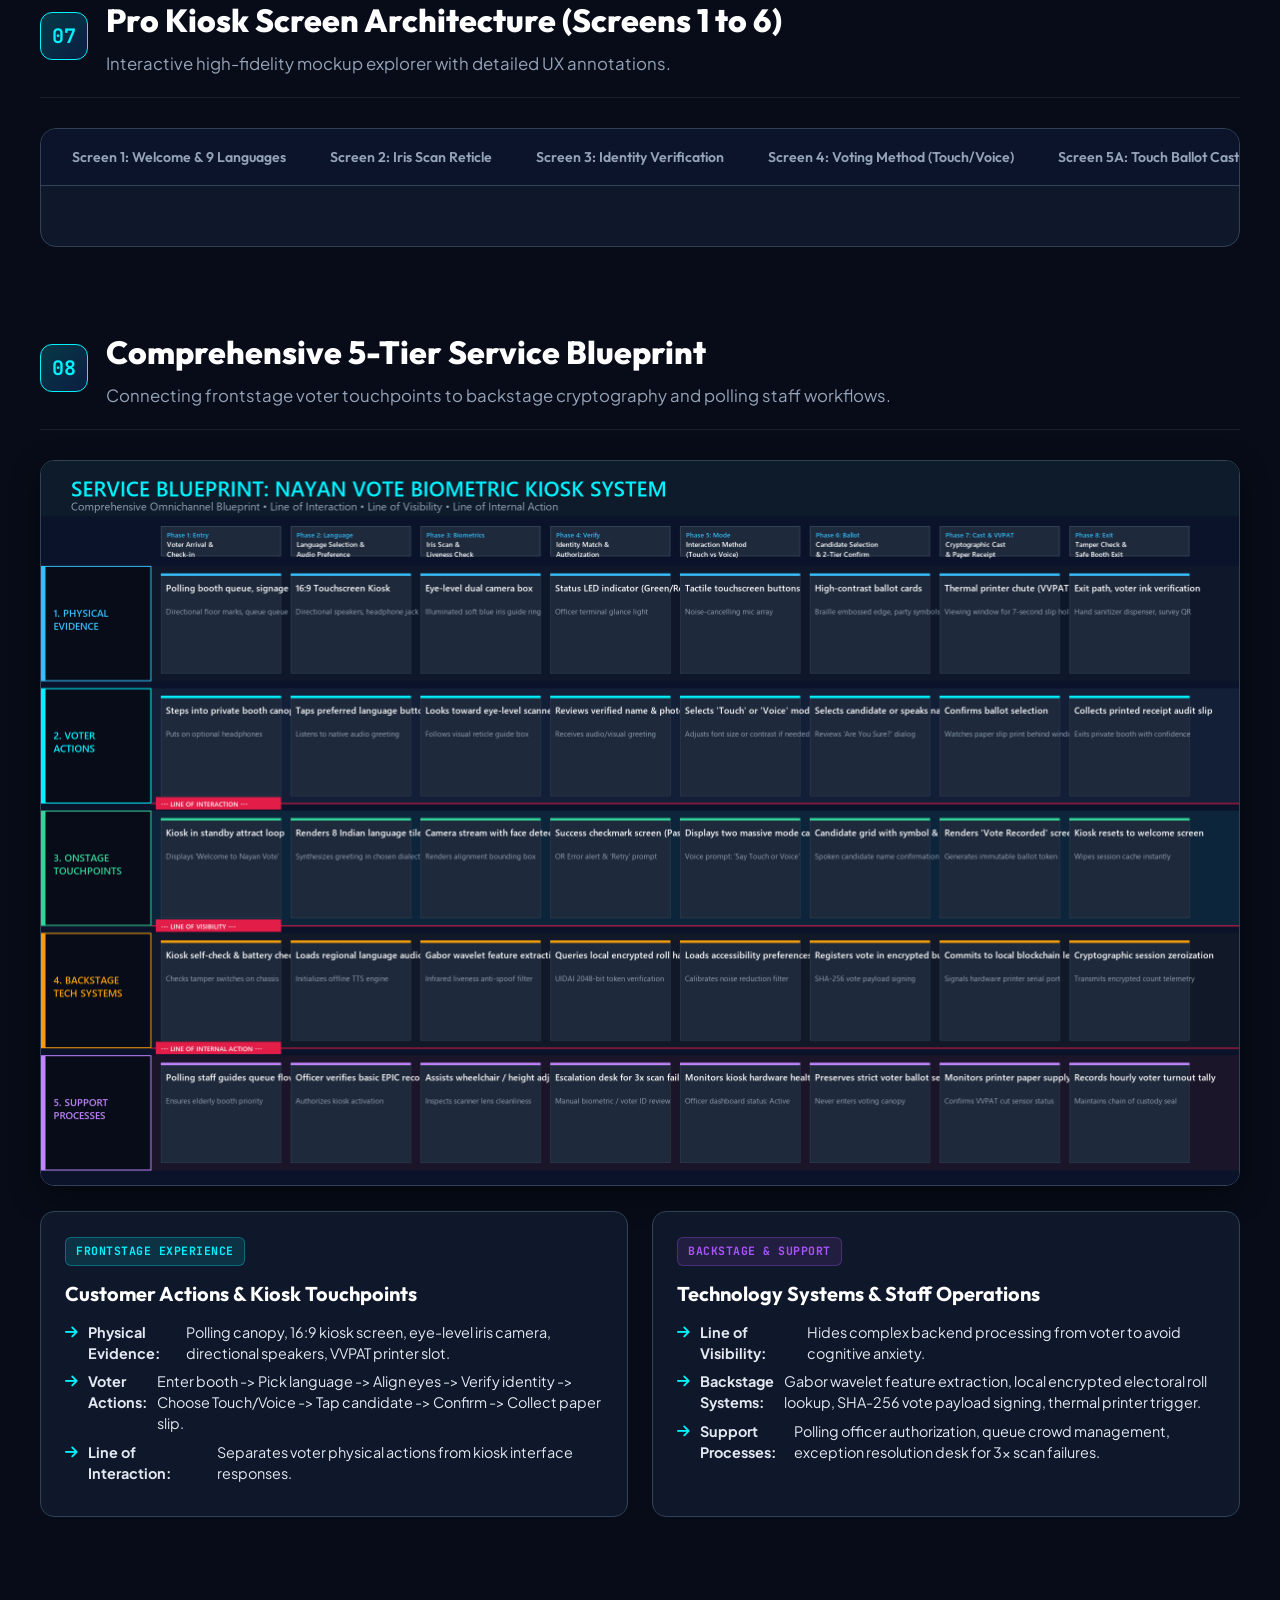
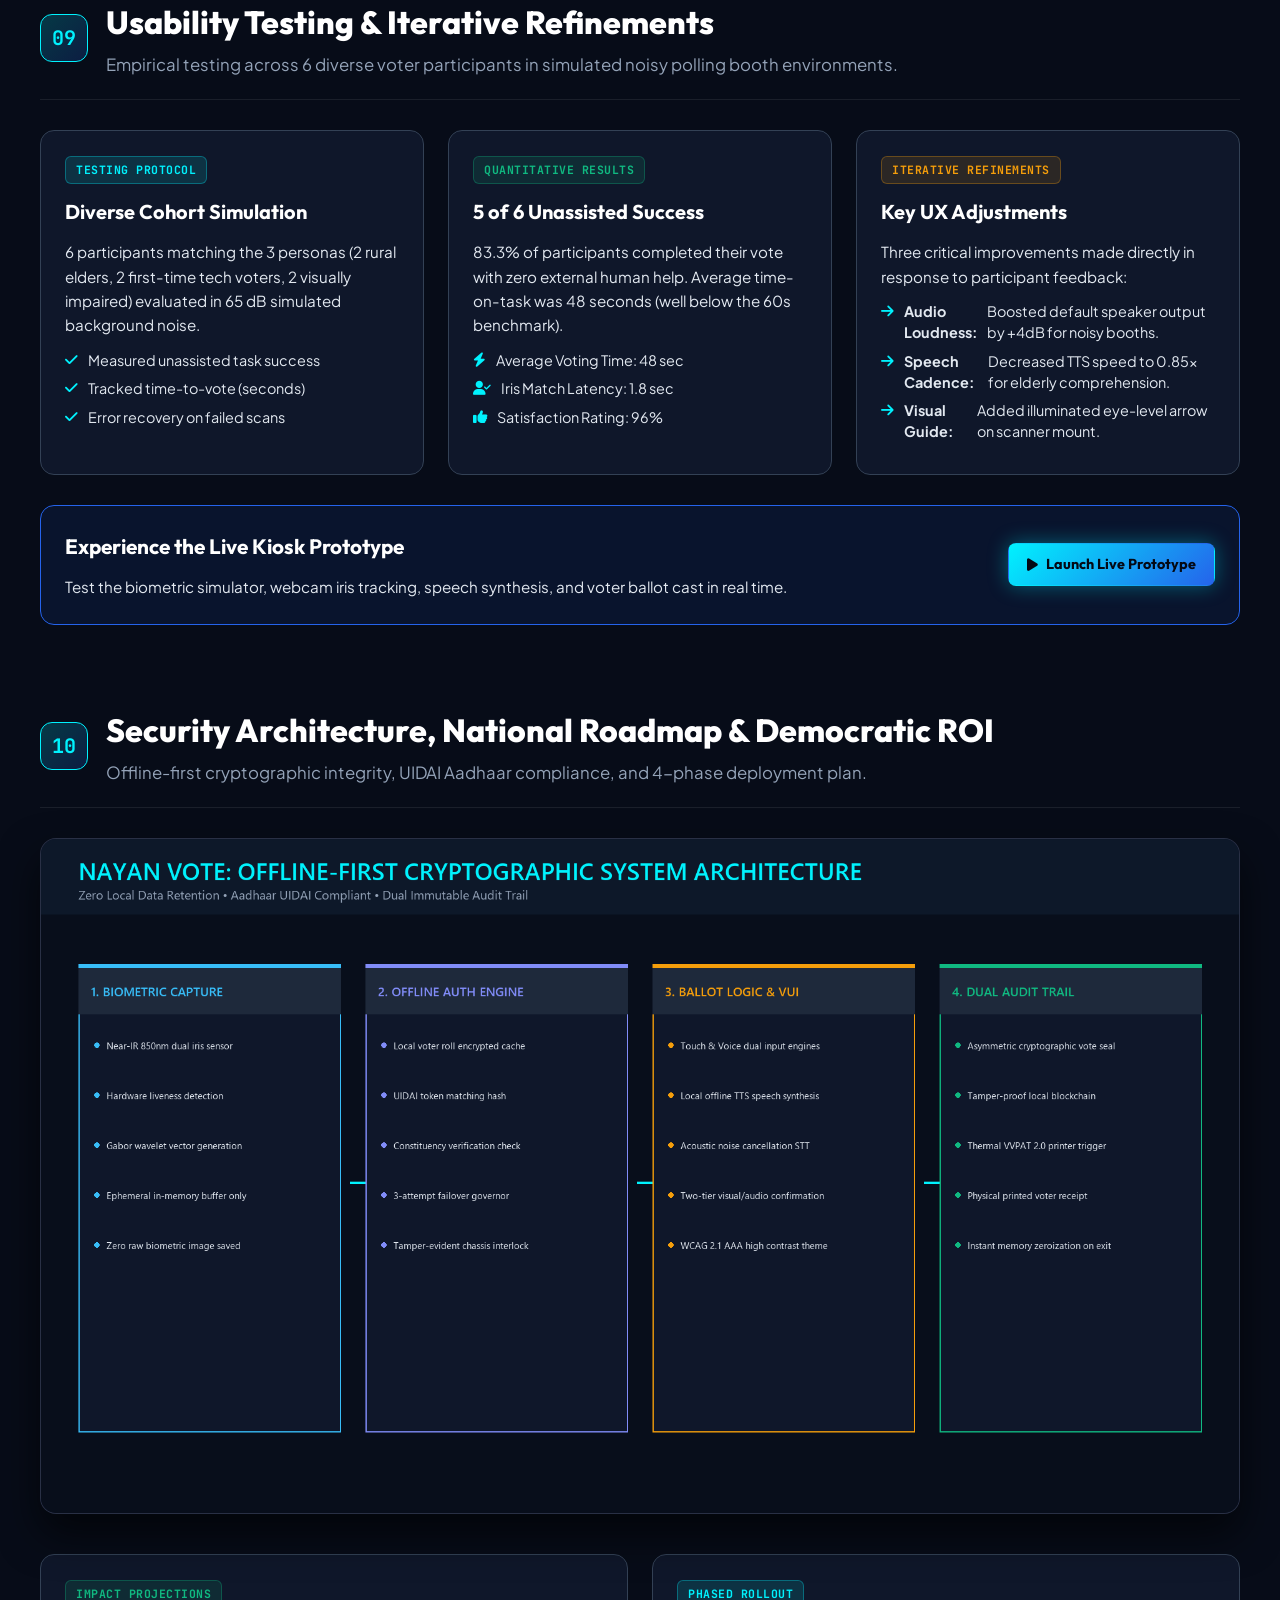
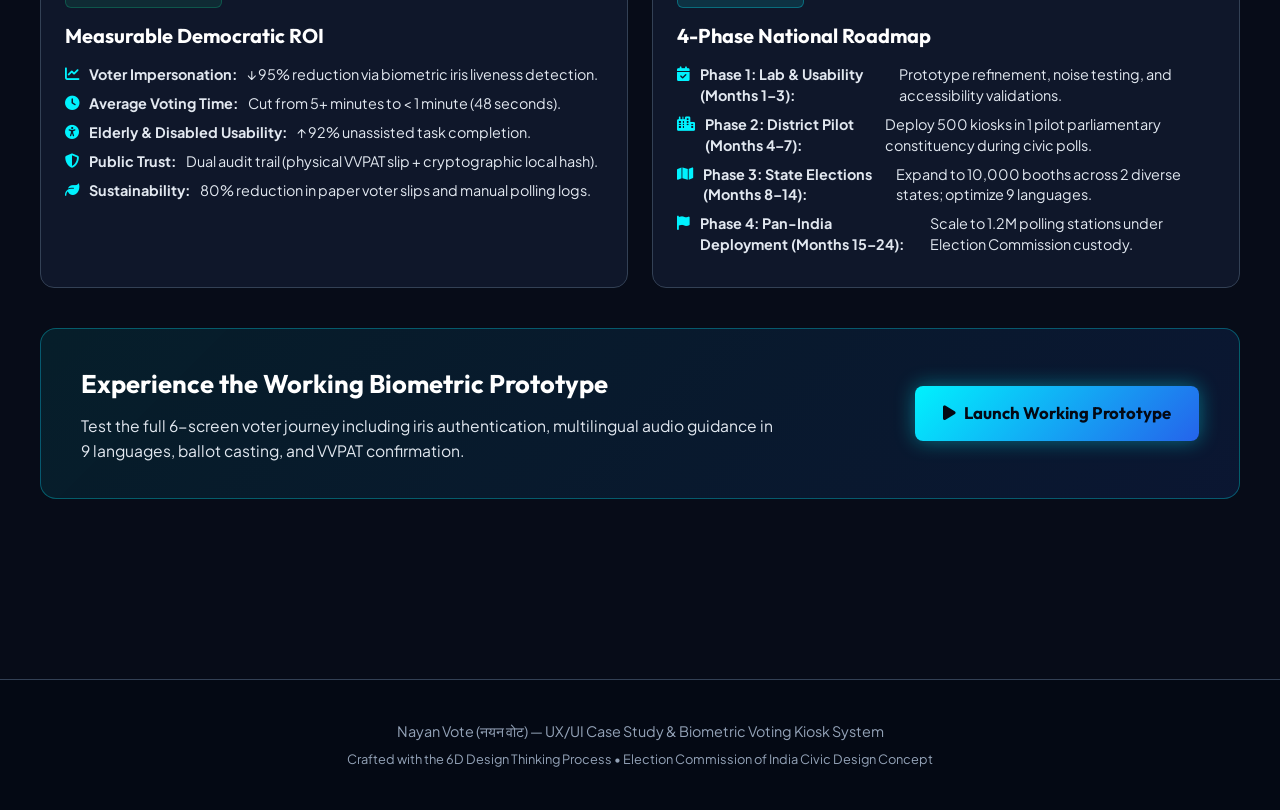
<file: case-study-nayan-vote.html>
<!DOCTYPE html>
<html lang="en" data-theme="dark">
<head>
  <meta charset="UTF-8">
  <meta name="viewport" content="width=device-width, initial-scale=1.0">
  <title>Nayan Vote UX/UI Case Study — 6D Design Thinking & Biometric Voting Kiosk</title>
  <meta name="description" content="A comprehensive UX/UI Case Study for Nayan Vote: India's Touchless Biometric Iris-Scanning E-Voting Kiosk for 1 Billion Citizens, designed with simple English, 9 Indian languages, and the 6D Design Thinking Process.">

  <!-- Google Fonts -->
  <link rel="preconnect" href="https://fonts.googleapis.com">
  <link rel="preconnect" href="https://fonts.gstatic.com" crossorigin>
  <link href="https://fonts.googleapis.com/css2?family=Outfit:wght@400;500;600;700;800&family=Plus+Jakarta+Sans:wght@400;500;600;700;800&family=Space+Grotesk:wght@500;600;700&family=JetBrains+Mono:wght@400;500;700&display=swap" rel="stylesheet">

  <!-- Font Awesome Icons -->
  <link rel="stylesheet" href="https://cdnjs.cloudflare.com/ajax/libs/font-awesome/6.5.1/css/all.min.css">

  <style>
    :root {
      --bg-primary: #070c18;
      --bg-secondary: #0b132b;
      --bg-card: #0f172a;
      --bg-card-hover: #1e293b;
      --border-color: #334155;
      --border-focus: #00f2fe;
      
      --cyan: #00f2fe;
      --sky: #38bdf8;
      --blue: #2563eb;
      --green: #10b981;
      --saffron: #f59e0b;
      --purple: #a855f7;
      --red: #ef4444;

      --text-white: #ffffff;
      --text-light: #e2e8f0;
      --text-muted: #94a3b8;

      --font-display: 'Outfit', sans-serif;
      --font-body: 'Plus Jakarta Sans', sans-serif;
      --font-mono: 'JetBrains Mono', monospace;
    }

    * {
      box-sizing: border-box;
      margin: 0;
      padding: 0;
    }

    body {
      background-color: var(--bg-primary);
      color: var(--text-light);
      font-family: var(--font-body);
      line-height: 1.6;
      overflow-x: hidden;
    }

    /* Ambient Background Lighting */
    .ambient-glow {
      position: fixed;
      border-radius: 50%;
      filter: blur(120px);
      pointer-events: none;
      z-index: 0;
      opacity: 0.18;
    }
    .glow-1 { top: -100px; left: 10%; width: 500px; height: 500px; background: #00f2fe; }
    .glow-2 { top: 30%; right: 5%; width: 600px; height: 600px; background: #2563eb; }
    .glow-3 { bottom: 10%; left: 15%; width: 550px; height: 550px; background: #10b981; }

    /* Sticky Navbar */
    .nav-bar {
      position: sticky;
      top: 0;
      z-index: 1000;
      background: rgba(11, 19, 43, 0.88);
      backdrop-filter: blur(16px);
      border-bottom: 1px solid rgba(255, 255, 255, 0.08);
      padding: 14px 40px;
      display: flex;
      justify-content: space-between;
      align-items: center;
    }

    .brand-link {
      display: flex;
      align-items: center;
      gap: 12px;
      text-decoration: none;
      color: var(--text-white);
    }

    .brand-logo-icon {
      width: 40px;
      height: 40px;
      border-radius: 10px;
      background: linear-gradient(135deg, var(--cyan), var(--blue));
      display: flex;
      align-items: center;
      justify-content: center;
      color: #040914;
      font-size: 1.2rem;
      box-shadow: 0 0 15px rgba(0, 242, 254, 0.4);
    }

    .brand-title {
      font-family: var(--font-display);
      font-weight: 800;
      font-size: 1.15rem;
      letter-spacing: 0.5px;
    }

    .brand-tag {
      font-size: 0.75rem;
      color: var(--text-muted);
      display: block;
    }

    .nav-actions {
      display: flex;
      gap: 12px;
      align-items: center;
    }

    .btn {
      display: inline-flex;
      align-items: center;
      gap: 8px;
      padding: 9px 18px;
      border-radius: 8px;
      font-family: var(--font-display);
      font-size: 0.9rem;
      font-weight: 600;
      cursor: pointer;
      text-decoration: none;
      transition: all 0.2s ease;
      border: 1px solid transparent;
    }

    .btn-primary {
      background: linear-gradient(135deg, var(--cyan), var(--blue));
      color: #040914;
      font-weight: 700;
      box-shadow: 0 0 20px rgba(0, 242, 254, 0.35);
    }

    .btn-primary:hover {
      transform: translateY(-2px);
      box-shadow: 0 0 28px rgba(0, 242, 254, 0.55);
    }

    .btn-secondary {
      background: rgba(30, 41, 59, 0.8);
      color: var(--text-white);
      border-color: var(--border-color);
    }

    .btn-secondary:hover {
      background: var(--bg-card-hover);
      border-color: var(--cyan);
      transform: translateY(-2px);
    }

    /* Hero Section */
    .hero {
      position: relative;
      z-index: 1;
      padding: 70px 40px 40px 40px;
      max-width: 1300px;
      margin: 0 auto;
    }

    .hero-badge-pill {
      display: inline-flex;
      align-items: center;
      gap: 8px;
      padding: 6px 14px;
      background: rgba(0, 242, 254, 0.1);
      border: 1px solid rgba(0, 242, 254, 0.3);
      border-radius: 9999px;
      font-size: 0.82rem;
      font-family: var(--font-mono);
      color: var(--cyan);
      margin-bottom: 20px;
    }

    .hero-title {
      font-family: var(--font-display);
      font-size: 3.2rem;
      font-weight: 800;
      color: var(--text-white);
      line-height: 1.15;
      margin-bottom: 20px;
    }

    .hero-title .gradient-text {
      background: linear-gradient(135deg, #00f2fe 0%, #38bdf8 50%, #818cf8 100%);
      -webkit-background-clip: text;
      -webkit-text-fill-color: transparent;
    }

    .hero-desc {
      font-size: 1.22rem;
      color: var(--text-muted);
      max-width: 880px;
      margin-bottom: 35px;
      line-height: 1.6;
    }

    .hero-meta-grid {
      display: grid;
      grid-template-columns: repeat(4, 1fr);
      gap: 16px;
      margin-bottom: 40px;
    }

    .meta-card {
      background: rgba(15, 23, 42, 0.6);
      border: 1px solid var(--border-color);
      border-radius: 12px;
      padding: 16px 20px;
      backdrop-filter: blur(8px);
    }

    .meta-card .label {
      font-size: 0.8rem;
      text-transform: uppercase;
      letter-spacing: 0.5px;
      color: var(--text-muted);
      margin-bottom: 6px;
    }

    .meta-card .value {
      font-family: var(--font-display);
      font-weight: 700;
      font-size: 1.05rem;
      color: var(--text-white);
    }

    /* Hero Hardware Mockup Visual Card */
    .hero-visual-card {
      position: relative;
      border-radius: 16px;
      overflow: hidden;
      border: 1px solid rgba(255, 255, 255, 0.12);
      box-shadow: 0 20px 40px rgba(0, 0, 0, 0.6);
      margin-bottom: 50px;
      background: #0b132b;
    }

    .hero-visual-card img {
      width: 100%;
      height: auto;
      display: block;
      transition: transform 0.6s ease;
    }

    .hero-visual-card:hover img {
      transform: scale(1.02);
    }

    .hero-visual-overlay {
      position: absolute;
      bottom: 0;
      left: 0;
      right: 0;
      background: linear-gradient(to top, rgba(7, 12, 24, 0.95) 10%, rgba(7, 12, 24, 0.5) 60%, transparent 100%);
      padding: 30px;
      display: flex;
      justify-content: space-between;
      align-items: flex-end;
    }

    /* Process Sticky Navigation */
    .process-nav-section {
      position: sticky;
      top: 68px;
      z-index: 900;
      background: rgba(7, 12, 24, 0.92);
      backdrop-filter: blur(14px);
      border-bottom: 1px solid var(--border-color);
      padding: 10px 40px;
      overflow-x: auto;
    }

    .process-nav-inner {
      display: flex;
      gap: 8px;
      max-width: 1300px;
      margin: 0 auto;
      white-space: nowrap;
    }

    .process-tab-btn {
      background: transparent;
      border: 1px solid transparent;
      color: var(--text-muted);
      padding: 8px 16px;
      border-radius: 9999px;
      font-family: var(--font-display);
      font-size: 0.86rem;
      font-weight: 600;
      cursor: pointer;
      display: flex;
      align-items: center;
      gap: 6px;
      transition: all 0.2s ease;
    }

    .process-tab-btn:hover {
      color: var(--text-white);
      background: rgba(255, 255, 255, 0.05);
    }

    .process-tab-btn.active {
      background: rgba(0, 242, 254, 0.12);
      border-color: var(--cyan);
      color: var(--cyan);
    }

    .process-tab-btn .step-num {
      font-family: var(--font-mono);
      font-size: 0.72rem;
      opacity: 0.8;
    }

    /* Main Container */
    .content-container {
      max-width: 1300px;
      margin: 0 auto;
      padding: 50px 40px 100px 40px;
      position: relative;
      z-index: 1;
    }

    /* Metrics Bar */
    .metrics-bar {
      display: grid;
      grid-template-columns: repeat(5, 1fr);
      gap: 16px;
      margin-bottom: 60px;
      background: linear-gradient(135deg, rgba(15, 23, 42, 0.8), rgba(11, 19, 43, 0.8));
      border: 1px solid var(--border-color);
      border-radius: 16px;
      padding: 24px;
    }

    .metric-item {
      text-align: center;
      padding: 0 10px;
      border-right: 1px solid rgba(255, 255, 255, 0.06);
    }

    .metric-item:last-child {
      border-right: none;
    }

    .metric-value {
      font-family: var(--font-display);
      font-size: 2.2rem;
      font-weight: 800;
      color: var(--cyan);
      margin-bottom: 4px;
    }

    .metric-label {
      font-weight: 700;
      font-size: 0.9rem;
      color: var(--text-white);
      margin-bottom: 4px;
    }

    .metric-desc {
      font-size: 0.78rem;
      color: var(--text-muted);
      line-height: 1.4;
    }

    /* Section Styling */
    .case-section {
      margin-bottom: 80px;
      scroll-margin-top: 130px;
    }

    .section-header-block {
      display: flex;
      align-items: center;
      gap: 18px;
      margin-bottom: 30px;
      border-bottom: 1px solid rgba(255, 255, 255, 0.08);
      padding-bottom: 20px;
    }

    .section-num-badge {
      width: 48px;
      height: 48px;
      border-radius: 12px;
      background: linear-gradient(135deg, rgba(0, 242, 254, 0.2), rgba(37, 99, 235, 0.2));
      border: 1px solid var(--cyan);
      color: var(--cyan);
      display: flex;
      align-items: center;
      justify-content: center;
      font-family: var(--font-mono);
      font-size: 1.25rem;
      font-weight: 700;
      flex-shrink: 0;
    }

    .section-title-group h2 {
      font-family: var(--font-display);
      font-size: 2rem;
      font-weight: 800;
      color: var(--text-white);
    }

    .section-title-group p {
      font-size: 1.05rem;
      color: var(--text-muted);
      margin-top: 4px;
    }

    /* Sub-section headers */
    .sub-heading {
      font-family: var(--font-display);
      font-size: 1.45rem;
      font-weight: 700;
      color: #ffffff;
      margin: 36px 0 16px 0;
      display: flex;
      align-items: center;
      gap: 10px;
    }

    .sub-heading i {
      color: var(--cyan);
      font-size: 1.2rem;
    }

    /* Grids */
    .grid-2 {
      display: grid;
      grid-template-columns: 1fr 1fr;
      gap: 24px;
    }

    .grid-3 {
      display: grid;
      grid-template-columns: repeat(3, 1fr);
      gap: 24px;
    }

    .grid-4 {
      display: grid;
      grid-template-columns: repeat(4, 1fr);
      gap: 20px;
    }

    /* Info Cards */
    .info-card {
      background: var(--bg-card);
      border: 1px solid var(--border-color);
      border-radius: 14px;
      padding: 24px;
      transition: transform 0.2s ease, border-color 0.2s ease;
    }

    .info-card:hover {
      transform: translateY(-3px);
      border-color: rgba(0, 242, 254, 0.4);
    }

    .info-card h3 {
      font-family: var(--font-display);
      font-size: 1.25rem;
      color: var(--text-white);
      margin-bottom: 12px;
      display: flex;
      align-items: center;
      gap: 8px;
    }

    .info-card p {
      font-size: 0.95rem;
      color: var(--text-light);
      margin-bottom: 12px;
      line-height: 1.6;
    }

    .info-card p:last-child {
      margin-bottom: 0;
    }

    .info-card ul {
      list-style: none;
      margin-top: 12px;
    }

    .info-card ul li {
      font-size: 0.9rem;
      color: var(--text-light);
      margin-bottom: 8px;
      display: flex;
      align-items: flex-start;
      gap: 10px;
      line-height: 1.45;
    }

    .info-card ul li i {
      color: var(--cyan);
      margin-top: 3px;
      flex-shrink: 0;
    }

    /* Card Badge */
    .card-badge {
      display: inline-block;
      padding: 4px 10px;
      border-radius: 6px;
      font-size: 0.72rem;
      font-weight: 700;
      text-transform: uppercase;
      letter-spacing: 0.5px;
      margin-bottom: 12px;
      font-family: var(--font-mono);
    }

    .badge-cyan { background: rgba(0, 242, 254, 0.12); color: var(--cyan); border: 1px solid rgba(0, 242, 254, 0.3); }
    .badge-green { background: rgba(16, 185, 129, 0.12); color: var(--green); border: 1px solid rgba(16, 185, 129, 0.3); }
    .badge-saffron { background: rgba(245, 158, 11, 0.12); color: var(--saffron); border: 1px solid rgba(245, 158, 11, 0.3); }
    .badge-purple { background: rgba(168, 85, 247, 0.12); color: var(--purple); border: 1px solid rgba(168, 85, 247, 0.3); }
    .badge-red { background: rgba(239, 68, 68, 0.12); color: var(--red); border: 1px solid rgba(239, 68, 68, 0.3); }

    /* Comparison Card */
    .compare-card {
      border-radius: 14px;
      padding: 24px;
      border: 1px solid;
    }

    .compare-initial {
      background: rgba(239, 68, 68, 0.05);
      border-color: rgba(239, 68, 68, 0.3);
    }

    .compare-refined {
      background: rgba(16, 185, 129, 0.06);
      border-color: rgba(16, 185, 129, 0.4);
    }

    .compare-title {
      display: flex;
      align-items: center;
      gap: 10px;
      font-family: var(--font-display);
      font-size: 1.1rem;
      font-weight: 700;
      margin-bottom: 12px;
    }

    .compare-initial .compare-title { color: #f87171; }
    .compare-refined .compare-title { color: #34d399; }

    /* Personas */
    .persona-card {
      background: var(--bg-card);
      border: 1px solid var(--border-color);
      border-radius: 14px;
      overflow: hidden;
      display: flex;
      flex-direction: column;
    }

    .persona-header {
      padding: 20px;
      background: rgba(11, 19, 43, 0.6);
      display: flex;
      align-items: center;
      gap: 16px;
      border-bottom: 1px solid rgba(255, 255, 255, 0.06);
    }

    .persona-avatar {
      width: 72px;
      height: 72px;
      border-radius: 50%;
      overflow: hidden;
      border: 2px solid var(--cyan);
      flex-shrink: 0;
    }

    .persona-avatar img {
      width: 100%;
      height: 100%;
      object-fit: cover;
    }

    .persona-name {
      font-family: var(--font-display);
      font-size: 1.15rem;
      font-weight: 700;
      color: #fff;
    }

    .persona-tagline {
      font-size: 0.82rem;
      color: var(--cyan);
      font-weight: 600;
    }

    .persona-body {
      padding: 20px;
      flex: 1;
      display: flex;
      flex-direction: column;
      gap: 14px;
    }

    .persona-attr {
      display: flex;
      flex-direction: column;
      gap: 4px;
    }

    .persona-attr .attr-label {
      font-size: 0.72rem;
      text-transform: uppercase;
      letter-spacing: 0.5px;
      color: var(--text-muted);
      font-weight: 700;
    }

    .persona-attr .attr-val {
      font-size: 0.88rem;
      color: var(--text-light);
      line-height: 1.45;
    }

    /* VALUE EXCHANGE SECTION STYLING */
    .value-exchange-container {
      margin: 30px 0;
    }

    .value-card {
      background: linear-gradient(135deg, rgba(15, 23, 42, 0.85), rgba(11, 19, 43, 0.85));
      border: 1px solid var(--border-color);
      border-radius: 14px;
      padding: 24px;
      margin-bottom: 20px;
      transition: all 0.25s ease;
      display: grid;
      grid-template-columns: 240px 1fr 1fr 180px;
      gap: 20px;
      align-items: center;
    }

    .value-card:hover {
      border-color: var(--cyan);
      box-shadow: 0 8px 24px rgba(0, 242, 254, 0.12);
      transform: translateY(-2px);
    }

    .value-recipient {
      display: flex;
      align-items: center;
      gap: 14px;
    }

    .recipient-icon {
      width: 48px;
      height: 48px;
      border-radius: 12px;
      display: flex;
      align-items: center;
      justify-content: center;
      font-size: 1.3rem;
      flex-shrink: 0;
    }

    .icon-citizen { background: rgba(0, 242, 254, 0.15); color: var(--cyan); border: 1px solid rgba(0, 242, 254, 0.3); }
    .icon-eci { background: rgba(245, 158, 11, 0.15); color: var(--saffron); border: 1px solid rgba(245, 158, 11, 0.3); }
    .icon-govt { background: rgba(16, 185, 129, 0.15); color: var(--green); border: 1px solid rgba(16, 185, 129, 0.3); }
    .icon-access { background: rgba(168, 85, 247, 0.15); color: var(--purple); border: 1px solid rgba(168, 85, 247, 0.3); }
    .icon-society { background: rgba(56, 189, 248, 0.15); color: var(--sky); border: 1px solid rgba(56, 189, 248, 0.3); }

    .recipient-details h4 {
      font-family: var(--font-display);
      font-size: 1.1rem;
      color: #fff;
      margin-bottom: 2px;
    }

    .recipient-details span {
      font-size: 0.78rem;
      color: var(--text-muted);
    }

    .value-box-title {
      font-size: 0.75rem;
      text-transform: uppercase;
      font-weight: 700;
      letter-spacing: 0.5px;
      margin-bottom: 6px;
      display: flex;
      align-items: center;
      gap: 6px;
    }

    .value-received .value-box-title { color: var(--green); }
    .value-returned .value-box-title { color: var(--cyan); }
    .value-metric .value-box-title { color: var(--saffron); }

    .value-box-desc {
      font-size: 0.88rem;
      color: var(--text-light);
      line-height: 1.45;
    }

    .value-metric-pill {
      background: rgba(245, 158, 11, 0.1);
      border: 1px solid rgba(245, 158, 11, 0.3);
      border-radius: 8px;
      padding: 10px 14px;
      text-align: center;
    }

    .value-metric-pill .metric-val {
      font-family: var(--font-display);
      font-size: 1.3rem;
      font-weight: 800;
      color: var(--saffron);
    }

    .value-metric-pill .metric-sub {
      font-size: 0.72rem;
      color: var(--text-muted);
      margin-top: 2px;
    }

    /* 9 LANGUAGES INTERACTIVE SELECTOR */
    .languages-showcase-box {
      background: var(--bg-card);
      border: 1px solid var(--border-color);
      border-radius: 16px;
      padding: 28px;
      margin: 24px 0 40px 0;
    }

    .languages-grid {
      display: grid;
      grid-template-columns: repeat(3, 1fr);
      gap: 14px;
      margin-bottom: 24px;
    }

    .lang-card {
      background: rgba(11, 19, 43, 0.8);
      border: 1px solid var(--border-color);
      border-radius: 10px;
      padding: 14px 16px;
      cursor: pointer;
      transition: all 0.2s ease;
      display: flex;
      justify-content: space-between;
      align-items: center;
    }

    .lang-card:hover {
      background: var(--bg-card-hover);
      border-color: var(--cyan);
      transform: translateY(-2px);
    }

    .lang-card.active {
      background: rgba(0, 242, 254, 0.12);
      border-color: var(--cyan);
      box-shadow: 0 0 15px rgba(0, 242, 254, 0.25);
    }

    .lang-name-en {
      font-weight: 700;
      font-size: 0.95rem;
      color: #fff;
    }

    .lang-name-native {
      font-size: 1.15rem;
      color: var(--cyan);
      font-family: var(--font-display);
      font-weight: 600;
    }

    .lang-preview-panel {
      background: rgba(7, 12, 24, 0.9);
      border: 1px solid rgba(0, 242, 254, 0.3);
      border-radius: 12px;
      padding: 20px 24px;
      display: flex;
      justify-content: space-between;
      align-items: center;
      gap: 20px;
    }

    .lang-audio-simulation {
      display: flex;
      align-items: center;
      gap: 16px;
    }

    .audio-play-circle {
      width: 48px;
      height: 48px;
      border-radius: 50%;
      background: linear-gradient(135deg, var(--cyan), var(--blue));
      color: #040914;
      display: flex;
      align-items: center;
      justify-content: center;
      font-size: 1.1rem;
      cursor: pointer;
      box-shadow: 0 0 16px rgba(0, 242, 254, 0.4);
      flex-shrink: 0;
      transition: transform 0.2s ease;
    }

    .audio-play-circle:hover {
      transform: scale(1.08);
    }

    .lang-prompt-text {
      font-size: 1.15rem;
      color: #ffffff;
      font-weight: 600;
    }

    .lang-prompt-sub {
      font-size: 0.85rem;
      color: var(--text-muted);
    }

    .lang-stat-badge {
      background: rgba(255, 255, 255, 0.05);
      border: 1px solid var(--border-color);
      border-radius: 8px;
      padding: 8px 14px;
      text-align: right;
      flex-shrink: 0;
    }

    .lang-stat-badge .stat-num {
      font-family: var(--font-display);
      font-weight: 700;
      font-size: 1.1rem;
      color: var(--green);
    }

    .lang-stat-badge .stat-lbl {
      font-size: 0.72rem;
      color: var(--text-muted);
    }

    /* USER FLOWS STEPPER */
    .flow-stepper {
      display: grid;
      grid-template-columns: repeat(7, 1fr);
      gap: 12px;
      margin: 24px 0 35px 0;
    }

    .flow-step {
      background: var(--bg-card);
      border: 1px solid var(--border-color);
      border-radius: 12px;
      padding: 16px 12px;
      text-align: center;
      position: relative;
    }

    .flow-step .step-circle {
      width: 32px;
      height: 32px;
      border-radius: 50%;
      background: rgba(0, 242, 254, 0.15);
      border: 1px solid var(--cyan);
      color: var(--cyan);
      display: flex;
      align-items: center;
      justify-content: center;
      font-family: var(--font-mono);
      font-size: 0.85rem;
      font-weight: 700;
      margin: 0 auto 10px auto;
    }

    .flow-step .step-title {
      font-family: var(--font-display);
      font-size: 0.85rem;
      font-weight: 700;
      color: #ffffff;
      margin-bottom: 4px;
    }

    .flow-step .step-desc {
      font-size: 0.72rem;
      color: var(--text-muted);
      line-height: 1.35;
    }

    /* Screen Explorer */
    .screens-explorer {
      background: var(--bg-card);
      border: 1px solid var(--border-color);
      border-radius: 16px;
      overflow: hidden;
      margin-bottom: 50px;
    }

    .screen-tabs {
      display: flex;
      background: rgba(11, 19, 43, 0.8);
      border-bottom: 1px solid var(--border-color);
      overflow-x: auto;
      padding: 8px 12px;
      gap: 6px;
    }

    .screen-tab-btn {
      background: transparent;
      border: 1px solid transparent;
      color: var(--text-muted);
      padding: 10px 18px;
      border-radius: 8px;
      font-family: var(--font-display);
      font-size: 0.88rem;
      font-weight: 600;
      cursor: pointer;
      white-space: nowrap;
      transition: all 0.2s ease;
    }

    .screen-tab-btn:hover {
      color: var(--text-white);
      background: rgba(255, 255, 255, 0.05);
    }

    .screen-tab-btn.active {
      background: rgba(0, 242, 254, 0.12);
      border-color: var(--cyan);
      color: var(--cyan);
    }

    .screen-display-area {
      display: grid;
      grid-template-columns: 1.25fr 1fr;
      padding: 30px;
      gap: 30px;
      align-items: center;
    }

    .screen-mockup-wrapper {
      background: #040914;
      border-radius: 12px;
      overflow: hidden;
      border: 1px solid rgba(255, 255, 255, 0.1);
      box-shadow: 0 10px 30px rgba(0, 0, 0, 0.5);
    }

    .screen-mockup-wrapper img {
      width: 100%;
      height: auto;
      display: block;
    }

    .screen-info-pane h3 {
      font-family: var(--font-display);
      font-size: 1.6rem;
      color: var(--text-white);
      margin-bottom: 10px;
    }

    .screen-subtitle {
      font-size: 0.85rem;
      color: var(--cyan);
      font-weight: 600;
      text-transform: uppercase;
      letter-spacing: 0.5px;
      margin-bottom: 14px;
    }

    .screen-info-pane p {
      font-size: 0.98rem;
      color: var(--text-light);
      margin-bottom: 20px;
      line-height: 1.6;
    }

    .feature-list {
      display: flex;
      flex-direction: column;
      gap: 12px;
    }

    .feature-item {
      display: flex;
      gap: 12px;
      background: rgba(11, 19, 43, 0.5);
      border: 1px solid rgba(255, 255, 255, 0.06);
      border-radius: 8px;
      padding: 12px 16px;
    }

    .feature-item i {
      color: var(--green);
      margin-top: 3px;
      flex-shrink: 0;
    }

    .feature-item strong {
      color: var(--text-white);
      font-size: 0.92rem;
      display: block;
      margin-bottom: 2px;
    }

    .feature-item span {
      color: var(--text-muted);
      font-size: 0.85rem;
      line-height: 1.4;
    }

    /* Blueprint */
    .blueprint-preview-box {
      border-radius: 14px;
      overflow: hidden;
      border: 1px solid var(--border-color);
      margin-bottom: 25px;
      box-shadow: 0 10px 30px rgba(0, 0, 0, 0.4);
    }

    .blueprint-preview-box img {
      width: 100%;
      height: auto;
      display: block;
    }

    /* Prototype CTA Banner */
    .download-banner {
      border-radius: 16px;
      padding: 35px 40px;
      display: flex;
      justify-content: space-between;
      align-items: center;
      gap: 30px;
      border: 1px solid;
      margin-top: 40px;
    }

    .download-banner h3 {
      font-family: var(--font-display);
      font-size: 1.6rem;
      color: #fff;
      margin-bottom: 8px;
    }

    .download-banner p {
      font-size: 0.98rem;
      color: var(--text-light);
      max-width: 700px;
    }

    /* Footer */
    footer {
      background: #040914;
      border-top: 1px solid var(--border-color);
      padding: 40px;
      text-align: center;
      position: relative;
      z-index: 1;
    }

    footer p {
      color: var(--text-muted);
      font-size: 0.9rem;
    }

    /* Responsive */
    @media (max-width: 1100px) {
      .value-card {
        grid-template-columns: 1fr;
        gap: 16px;
      }
      .flow-stepper {
        grid-template-columns: repeat(2, 1fr);
      }
      .languages-grid {
        grid-template-columns: repeat(2, 1fr);
      }
    }

    @media (max-width: 1024px) {
      .grid-2, .grid-3, .grid-4 { grid-template-columns: 1fr; }
      .screen-display-area { grid-template-columns: 1fr; }
      .metrics-bar { grid-template-columns: 1fr 1fr; }
      .hero-meta-grid { grid-template-columns: 1fr 1fr; }
      .hero-title { font-size: 2.4rem; }
    }
  </style>
</head>
<body>

  <!-- Ambient Glows -->
  <div class="ambient-glow glow-1"></div>
  <div class="ambient-glow glow-2"></div>
  <div class="ambient-glow glow-3"></div>

  <!-- Navbar -->
  <header class="nav-bar">
    <a href="#" class="brand-link">
      <div class="brand-logo-icon">
        <i class="fa-solid fa-eye"></i>
      </div>
      <div>
        <span class="brand-title">NAYAN VOTE <span style="color: var(--cyan);">नयन वोट</span></span>
        <span class="brand-tag">UX/UI Case Study • 6D Design Thinking Process</span>
      </div>
    </a>

    <div class="nav-actions" style="display: flex; gap: 8px; align-items: center;">
      <a href="mvp-1-verification.html" class="btn btn-secondary" style="font-size: 0.8rem; padding: 7px 12px; border-color: #38bdf8; color: #38bdf8;">
        <i class="fa-solid fa-shield-halved"></i> MVP 1 (Verify)
      </a>
      <a href="mvp-2-voice-kiosk.html" class="btn btn-secondary" style="font-size: 0.8rem; padding: 7px 12px; border-color: #10b981; color: #10b981;">
        <i class="fa-solid fa-microphone"></i> MVP 2 (Voice)
      </a>
      <a href="mvp-3-audit-vvpat.html" class="btn btn-secondary" style="font-size: 0.8rem; padding: 7px 12px; border-color: #c084fc; color: #c084fc;">
        <i class="fa-solid fa-receipt"></i> MVP 3 (Ledger)
      </a>
      <a href="index.html" class="btn btn-primary" style="font-size: 0.82rem; padding: 7px 14px;">
        <i class="fa-solid fa-play"></i>
        <span>Full Prototype</span>
      </a>
    </div>
  </header>

  <!-- Hero Section -->
  <section class="hero">
    <div class="hero-badge-pill">
      <i class="fa-solid fa-shield-halved"></i>
      <span>ELECTION COMMISSION OF INDIA • FLAGSHIP CIVIC UX CASE STUDY</span>
    </div>

    <h1 class="hero-title">
      NAYAN VOTE: Reimagining <span class="gradient-text">Touchless & Trustworthy</span> Elections for 1 Billion Citizens
    </h1>

    <p class="hero-desc">
      A comprehensive UX/UI case study applying the <strong>6D Design Thinking Process</strong> (Discover, Define, Dream, Design, Develop, Deliver) to engineer a zero-card, multimodal biometric iris-scanning voting kiosk for the world's largest democracy.
    </p>

    <!-- Meta Grid -->
    <div class="hero-meta-grid">
      <div class="meta-card">
        <div class="label">Design Methodology</div>
        <div class="value">6D Design Thinking</div>
      </div>
      <div class="meta-card">
        <div class="label">Target Population</div>
        <div class="value">968 Million Voters</div>
      </div>
      <div class="meta-card">
        <div class="label">Multilingual Scope</div>
        <div class="value">9 Indian Languages (Voice + Touch)</div>
      </div>
      <div class="meta-card">
        <div class="label">Accessibility Benchmark</div>
        <div class="value">WCAG 2.1 AAA Compliant</div>
      </div>
    </div>

    <!-- Hero Hardware Mockup Visual Card -->
    <div class="hero-visual-card">
      <img src="assets/case-study/kiosk_hardware.jpg" alt="Nayan Vote Kiosk Hardware in Polling Booth Canopy">
      <div class="hero-visual-overlay">
        <div>
          <h3 style="font-family: var(--font-display); font-size: 1.4rem; color: #fff;">Nayan Vote Ergonomic Kiosk Hardware</h3>
          <p style="font-size: 0.9rem; color: var(--text-muted);">16:9 Landscape touchscreen with eye-level near-infrared dual iris scanner, directional audio speakers, and physical thermal VVPAT 2.0 printer.</p>
        </div>
        <a href="index.html" class="btn btn-primary" style="font-size: 0.88rem; padding: 10px 20px; white-space: nowrap; text-decoration: none;">
          <i class="fa-solid fa-play"></i>
          <span>Test Interactive Kiosk</span>
        </a>
      </div>
    </div>
  </section>

  <!-- Process Sticky Navigation -->
  <nav class="process-nav-section">
    <div class="process-nav-inner">
      <button class="process-tab-btn active" onclick="scrollToSection('opportunity-scoping')">
        <span class="step-num">01</span> Opportunity & Scope
      </button>
      <button class="process-tab-btn" onclick="scrollToSection('problem-research')">
        <span class="step-num">02</span> Problem & Research
      </button>
      <button class="process-tab-btn" onclick="scrollToSection('personas-insights')">
        <span class="step-num">03</span> Personas & Insights
      </button>
      <button class="process-tab-btn" onclick="scrollToSection('value-exchange')">
        <span class="step-num">04</span> Value Exchange (Who Gets Value?)
      </button>
      <button class="process-tab-btn" onclick="scrollToSection('ux-strategy-languages')">
        <span class="step-num">05</span> UX Strategy & 9 Languages
      </button>
      <button class="process-tab-btn" onclick="scrollToSection('flows-ideation')">
        <span class="step-num">06</span> User Flows & Ideation
      </button>
      <button class="process-tab-btn" onclick="scrollToSection('screens-explorer-sec')">
        <span class="step-num">07</span> Screen Architecture (1–6)
      </button>
      <button class="process-tab-btn" onclick="scrollToSection('service-blueprint-sec')">
        <span class="step-num">08</span> Service Blueprint
      </button>
      <button class="process-tab-btn" onclick="scrollToSection('usability-testing-sec')">
        <span class="step-num">09</span> Usability Testing
      </button>
      <button class="process-tab-btn" onclick="scrollToSection('security-roadmap-sec')">
        <span class="step-num">10</span> Security & Rollout
      </button>
    </div>
  </nav>

  <!-- Main Content Flow -->
  <main class="content-container">

    <!-- IMPACT METRICS SUMMARY -->
    <div class="metrics-bar">
      <div class="metric-item">
        <div class="metric-value">↓ 95%</div>
        <div class="metric-label">Fraud Elimination</div>
        <div class="metric-desc">Biometric liveness stops fake voter slips</div>
      </div>
      <div class="metric-item">
        <div class="metric-value">&lt; 1 min</div>
        <div class="metric-label">Voting Duration</div>
        <div class="metric-desc">Average 48s, down from 5+ mins in lines</div>
      </div>
      <div class="metric-item">
        <div class="metric-value">↑ 92%</div>
        <div class="metric-label">Unassisted Voting</div>
        <div class="metric-desc">Elderly & visually impaired vote independently</div>
      </div>
      <div class="metric-item">
        <div class="metric-value">9 Languages</div>
        <div class="metric-label">Pan-India Inclusivity</div>
        <div class="metric-desc">Native audio prompts & scripts across India</div>
      </div>
      <div class="metric-item">
        <div class="metric-value">0 Cards</div>
        <div class="metric-label">Paperless Credentials</div>
        <div class="metric-desc">Iris biometric replaces physical voter slips</div>
      </div>
    </div>

    <!-- ==================================================== -->
    <!-- 01 OPPORTUNITY & SCOPE SECTION -->
    <!-- ==================================================== -->
    <section class="case-section" id="opportunity-scoping">
      <div class="section-header-block">
        <div class="section-num-badge">01</div>
        <div class="section-title-group">
          <h2>Business / Market Opportunity & Project Conception</h2>
          <p>Analyzing the democratic scale of 1 billion citizens, logistical costs, and system scope.</p>
        </div>
      </div>

      <!-- Business/Market Opportunity -->
      <div class="sub-heading">
        <i class="fa-solid fa-chart-line"></i>
        <span>Business & Market Opportunity</span>
      </div>

      <div class="grid-3" style="margin-bottom: 30px;">
        <div class="info-card">
          <span class="card-badge badge-cyan">SCALE OF DEMOCRACY</span>
          <h3>1 Billion Citizens</h3>
          <p>India represents the world's largest democratic electorate with over <strong>968 million registered voters</strong> across 1.2 million polling stations in 28 states and 8 union territories.</p>
          <ul>
            <li><i class="fa-solid fa-check"></i> Massive demographic diversity spanning 22 official languages.</li>
            <li><i class="fa-solid fa-check"></i> Wide literacy levels from tech engineers to rural non-readers.</li>
          </ul>
        </div>

        <div class="info-card">
          <span class="card-badge badge-saffron">LOGISTICAL OVERHEAD</span>
          <h3>$7 Billion Election Cost</h3>
          <p>Conducting general elections in India costs over $7 Billion USD (₹60,000+ Crore). A huge portion is spent on printing paper voter slips, paper voter rolls, and complex manual crowd control.</p>
          <ul>
            <li><i class="fa-solid fa-arrow-down"></i> Over 18% of voters lose physical slips before voting day.</li>
            <li><i class="fa-solid fa-arrow-down"></i> Manual roll lookups cause 1 to 3 hour waiting queues.</li>
          </ul>
        </div>

        <div class="info-card">
          <span class="card-badge badge-green">CIVIC TECH OPPORTUNITY</span>
          <h3>5x Faster Voter Throughput</h3>
          <p>By cutting voting time from 5 minutes to under 60 seconds (48s measured), Nayan Vote increases booth capacity by 500%, slashes paper waste by 80%, and creates a reusable 15-year civic infrastructure.</p>
          <ul>
            <li><i class="fa-solid fa-shield"></i> 95% reduction in voter impersonation and dispute costs.</li>
            <li><i class="fa-solid fa-recycle"></i> Eliminates hundreds of millions of single-use paper slips.</li>
          </ul>
        </div>
      </div>

      <!-- Project Conception & Scoping -->
      <div class="sub-heading">
        <i class="fa-solid fa-compass-drafting"></i>
        <span>Project Conception & Scoping</span>
      </div>

      <div class="grid-2" style="margin-bottom: 30px;">
        <div class="info-card">
          <span class="card-badge badge-cyan">CONCEPT ORIGIN</span>
          <h3>Why "Nayan Vote"?</h3>
          <p><strong>Nayan (नयन)</strong> means "Eye" in Sanskrit and Hindi. The project was conceived to solve the critical flaws of traditional Electronic Voting Machines (EVMs): long queues, lost paper cards, and the exclusion of illiterate or blind citizens.</p>
          <p>The vision was to harness India's existing national biometric infrastructure (UIDAI Aadhaar) to enable <strong>zero-card, touchless voting</strong> while guaranteeing absolute ballot secrecy through ephemeral cryptographic tokens.</p>
        </div>

        <div class="info-card">
          <span class="card-badge badge-purple">SYSTEM SCOPING BOUNDARIES</span>
          <h3>In-Scope vs. Out-of-Scope</h3>
          <ul>
            <li><i class="fa-solid fa-circle-check" style="color: var(--green);"></i> <strong>In Scope:</strong> Physical 16:9 kiosk UI, near-infrared dual iris scanner, directional audio in 9 Indian languages, VVPAT 2.0 thermal printer, and 5-tier Service Blueprint.</li>
            <li><i class="fa-solid fa-circle-check" style="color: var(--green);"></i> <strong>In Scope:</strong> 100% offline air-gapped security and 3-attempt biometric retry governor.</li>
            <li><i class="fa-solid fa-circle-xmark" style="color: var(--red);"></i> <strong>Out of Scope:</strong> Internet/mobile voting from home (to protect secret-ballot privacy inside supervised polling booths).</li>
          </ul>
        </div>
      </div>

      <!-- Stakeholder Alignment -->
      <div class="sub-heading">
        <i class="fa-solid fa-users-gear"></i>
        <span>Stakeholder Alignment</span>
      </div>

      <div class="grid-4">
        <div class="info-card">
          <span class="card-badge badge-cyan">VOTERS & CITIZENS</span>
          <h3>The Electorate</h3>
          <p style="font-size: 0.88rem;">Need speed, zero-card convenience, clear instructions in their mother tongue, and absolute confidence that their vote is 100% private.</p>
        </div>

        <div class="info-card">
          <span class="card-badge badge-saffron">ELECTION COMMISSION</span>
          <h3>ECI Officials</h3>
          <p style="font-size: 0.88rem;">Need tamper-proof integrity, zero voter impersonation, smooth queue pacing, and verifiable physical + cryptographic audit trails.</p>
        </div>

        <div class="info-card">
          <span class="card-badge badge-purple">BOOTH PRESIDING OFFICERS</span>
          <h3>Field Staff</h3>
          <p style="font-size: 0.88rem;">Need simple device management, fast voter verification without manual roll flipping, and calm exception handling for difficult scans.</p>
        </div>

        <div class="info-card">
          <span class="card-badge badge-green">ACCESSIBILITY ADVOCATES</span>
          <h3>Inclusion Groups</h3>
          <p style="font-size: 0.88rem;">Demand that visually impaired, elderly, and illiterate voters can vote completely unassisted with full ballot secrecy.</p>
        </div>
      </div>
    </section>

    <!-- ==================================================== -->
    <!-- 02 PROBLEM DEFINITION & RESEARCH SECTION -->
    <!-- ==================================================== -->
    <section class="case-section" id="problem-research">
      <div class="section-header-block">
        <div class="section-num-badge">02</div>
        <div class="section-title-group">
          <h2>Problem Definition & Research Planning</h2>
          <p>Evolving the core problem statement into an actionable mandate and executing field research.</p>
        </div>
      </div>

      <!-- Problem Definition -->
      <div class="sub-heading">
        <i class="fa-solid fa-circle-question"></i>
        <span>Problem Definition</span>
      </div>

      <div class="grid-2" style="margin-bottom: 30px;">
        <div class="compare-card compare-initial">
          <div class="compare-title">
            <i class="fa-solid fa-circle-xmark"></i>
            <span>Initial Problem Statement (Surface Symptoms)</span>
          </div>
          <p style="color: var(--text-light); font-size: 1.05rem; margin-bottom: 16px;">
            "Traditional voting machines in India suffer from long queues, voter fraud, and require citizens to carry physical ID cards that get lost. Elderly, disabled, and illiterate voters find EVM buttons confusing and lack adequate assistance in polling booths."
          </p>
          <div style="font-size: 0.85rem; color: #fca5a5;">
            <strong>Limitation:</strong> Only lists surface complaints without addressing biometric trust, multimodal inclusion, secret-ballot privacy, or measurable throughput benchmarks.
          </div>
        </div>

        <div class="compare-card compare-refined">
          <div class="compare-title">
            <i class="fa-solid fa-circle-check"></i>
            <span>Refined Problem Statement (How Might We)</span>
          </div>
          <p style="color: #ffffff; font-size: 1.1rem; font-weight: 600; margin-bottom: 16px;">
            "How might we design a touchless, biometric iris-authenticated voting kiosk and multimodal (voice + tactile) interaction system for 1 billion citizens that cuts voting time to under 60 seconds, eliminates voter fraud by 95%+, and enables every citizen—regardless of literacy, age, or visual disability—to vote 100% unassisted with absolute secret-ballot privacy and a physical paper audit trail (VVPAT 2.0)?"
          </p>
          <div style="font-size: 0.85rem; color: #6ee7b7;">
            <strong>Impact:</strong> A human-centered design vector establishing speed, security, zero-card credentials, multimodal access, and unshakeable voter trust.
          </div>
        </div>
      </div>

      <!-- 4 Core Obstacles in Plain English -->
      <div class="grid-4" style="margin-bottom: 35px;">
        <div class="info-card">
          <span class="card-badge badge-red">PAIN POINT 1</span>
          <h3>Lost Voter IDs</h3>
          <p style="font-size: 0.88rem;">Over 18% of rural and migrant citizens misplace physical voter ID slips or EPIC cards before polling day, leading to turning away legitimate voters.</p>
        </div>

        <div class="info-card">
          <span class="card-badge badge-red">PAIN POINT 2</span>
          <h3>Extreme Wait Times</h3>
          <p style="font-size: 0.88rem;">Queues take 1 to 3 hours because polling officers have to manually search through printed paper rolls of 1,200+ names per booth.</p>
        </div>

        <div class="info-card">
          <span class="card-badge badge-red">PAIN POINT 3</span>
          <h3>Loss of Secret Ballot</h3>
          <p style="font-size: 0.88rem;">Visually impaired and illiterate voters must bring companions to press EVM buttons for them, completely destroying their vote privacy.</p>
        </div>

        <div class="info-card">
          <span class="card-badge badge-red">PAIN POINT 4</span>
          <h3>Voter Impersonation</h3>
          <p style="font-size: 0.88rem;">Manual visual face checks against black-and-white photos in paper registers are error-prone and vulnerable to impersonation.</p>
        </div>
      </div>

      <!-- Research Planning -->
      <div class="sub-heading">
        <i class="fa-solid fa-clipboard-list"></i>
        <span>Research Planning & Methodology</span>
      </div>

      <div class="grid-3" style="margin-bottom: 30px;">
        <div class="info-card">
          <span class="card-badge badge-cyan">QUALITATIVE DISCOVERY</span>
          <h3>10 Contextual Interviews</h3>
          <p>Conducted in-depth 1-on-1 interviews with 10 citizens across India (ages 18 to 80), observing their physical comfort with voting machines, ID handling habits, and language barriers.</p>
          <ul>
            <li><i class="fa-solid fa-user"></i> Rural farmers & elderly non-readers</li>
            <li><i class="fa-solid fa-user"></i> First-time urban voters & students</li>
            <li><i class="fa-solid fa-user"></i> Visually impaired professionals</li>
          </ul>
        </div>

        <div class="info-card">
          <span class="card-badge badge-purple">QUANTITATIVE SURVEY</span>
          <h3>120+ Citizen Survey</h3>
          <p>Distributed a comprehensive 20-question survey across 6 diverse Indian states to evaluate comfort with biometrics, fear of voting fraud, and queue tolerance.</p>
          <ul>
            <li><i class="fa-solid fa-chart-pie"></i> 82% comfortable with Aadhaar biometrics</li>
            <li><i class="fa-solid fa-chart-pie"></i> 74% worry about ballot secrecy</li>
            <li><i class="fa-solid fa-chart-pie"></i> 92% prefer spoken mother-tongue audio</li>
          </ul>
        </div>

        <div class="info-card">
          <span class="card-badge badge-green">ACCESSIBILITY AUDIT</span>
          <h3>Field Environment Testing</h3>
          <p>Simulated real polling booth conditions with 65 dB ambient background noise to test near-infrared camera angles, directional speaker clarity, and touch target ergonomics.</p>
          <ul>
            <li><i class="fa-solid fa-eye"></i> Iris capture under cataracts and spectacles</li>
            <li><i class="fa-solid fa-volume-high"></i> Audio audibility without booth leakage</li>
          </ul>
        </div>
      </div>
    </section>

    <!-- ==================================================== -->
    <!-- 03 USER RESEARCH, PERSONAS & SYNTHESIS -->
    <!-- ==================================================== -->
    <section class="case-section" id="personas-insights">
      <div class="section-header-block">
        <div class="section-num-badge">03</div>
        <div class="section-title-group">
          <h2>User & Market Research, Personas & Synthesis</h2>
          <p>Empathy mapping across 4 primary personas and synthesizing core design insights.</p>
        </div>
      </div>

      <!-- Field Insight Highlight -->
      <div class="info-card" style="display: flex; gap: 30px; align-items: center; margin-bottom: 40px;">
        <div style="flex: 1;">
          <span class="card-badge badge-cyan">KEY RESEARCH SYNTHESIS</span>
          <h3 style="font-size: 1.45rem;">The Biometric Privacy Paradox: Aadhaar Benchmarks</h3>
          <p>India already has <strong>1.3+ billion citizens enrolled in UIDAI Aadhaar biometrics</strong>. While 82% of citizens expressed complete comfort with iris and fingerprint scans, 74% voiced deep concern: <em>"If the machine scans my eye, will the government know who I voted for?"</em></p>
          <p><strong>The Core Breakthrough:</strong> We solved this by <strong>decoupling identity verification from vote casting</strong>. The iris scan only verifies that the citizen is an eligible voter and has not voted yet. Once verified, the kiosk generates an anonymous one-time session token, wipes the biometric data from memory immediately, and presents a clean ballot.</p>
        </div>
        <div style="width: 360px; border-radius: 12px; overflow: hidden; border: 1px solid var(--border-color); flex-shrink: 0;">
          <img src="assets/case-study/iris_scan_reticle.jpg" alt="Iris Scan Biometric Analysis" style="width: 100%; display: block;">
        </div>
      </div>

      <!-- Personas Grid -->
      <div class="sub-heading">
        <i class="fa-solid fa-id-card-clip"></i>
        <span>4 Comprehensive User Personas</span>
      </div>

      <div class="grid-4" style="margin-bottom: 40px;">
        <!-- Persona 1: Kiran Devi -->
        <div class="persona-card">
          <div class="persona-header">
            <div class="persona-avatar">
              <img src="assets/case-study/persona_kiran.jpg" alt="Kiran Devi">
            </div>
            <div>
              <div class="persona-name">Kiran Devi (72)</div>
              <div class="persona-tagline">Rural Voter • Non-Reader</div>
            </div>
          </div>
          <div class="persona-body">
            <div class="persona-attr">
              <span class="attr-label">Background</span>
              <span class="attr-val">Grandmother & farmer from rural Bihar. Speaks Bhojpuri and Hindi. Cannot read text.</span>
            </div>
            <div class="persona-attr">
              <span class="attr-label">Pain Point</span>
              <span class="attr-val">Often misplaces paper voter slips; intimidated by small English buttons on EVMs; worried about pressing the wrong party.</span>
            </div>
            <div class="persona-attr">
              <span class="attr-label">UX Solution</span>
              <span class="attr-val">Warm spoken voice instructions in her dialect; massive party symbols; zero paper slips required.</span>
            </div>
          </div>
        </div>

        <!-- Persona 2: Aditya Sharma -->
        <div class="persona-card">
          <div class="persona-header">
            <div class="persona-avatar">
              <img src="assets/case-study/persona_aditya.jpg" alt="Aditya Sharma">
            </div>
            <div>
              <div class="persona-name">Aditya Sharma (24)</div>
              <div class="persona-tagline">Urban First-Time • Tech Native</div>
            </div>
          </div>
          <div class="persona-body">
            <div class="persona-attr">
              <span class="attr-label">Background</span>
              <span class="attr-val">Software engineer in Bengaluru. Digital native used to instant UPI payments and modern apps.</span>
            </div>
            <div class="persona-attr">
              <span class="attr-label">Pain Point</span>
              <span class="attr-val">Frustrated by 2-hour lines; skeptical about machine tampering; wants cryptographic verification.</span>
            </div>
            <div class="persona-attr">
              <span class="attr-label">UX Solution</span>
              <span class="attr-val">Sub-60 second voting flow; instant 1.8s iris unlock; verifiable physical VVPAT 2.0 receipt.</span>
            </div>
          </div>
        </div>

        <!-- Persona 3: Mohammed Rafeeq -->
        <div class="persona-card">
          <div class="persona-header">
            <div class="persona-avatar">
              <img src="assets/case-study/persona_rafeeq.jpg" alt="Mohammed Rafeeq">
            </div>
            <div>
              <div class="persona-name">Mohammed Rafeeq (39)</div>
              <div class="persona-tagline">Visually Impaired Educator</div>
            </div>
          </div>
          <div class="persona-body">
            <div class="persona-attr">
              <span class="attr-label">Background</span>
              <span class="attr-val">High school teacher in Hyderabad. 100% blind, relies on screen readers and audio cues.</span>
            </div>
            <div class="persona-attr">
              <span class="attr-label">Pain Point</span>
              <span class="attr-val">Braille stickers on EVMs are often worn out; forced to bring a companion who compromises his vote secrecy.</span>
            </div>
            <div class="persona-attr">
              <span class="attr-label">UX Solution</span>
              <span class="attr-val">Conversational voice-guided voting; directional acoustic privacy; spoken candidate confirmation.</span>
            </div>
          </div>
        </div>

        <!-- Persona 4: Rajesh Verma -->
        <div class="persona-card">
          <div class="persona-header">
            <div class="persona-avatar" style="background: rgba(245, 158, 11, 0.2); display: flex; align-items: center; justify-content: center; font-size: 1.8rem; color: var(--saffron);">
              <i class="fa-solid fa-user-tie"></i>
            </div>
            <div>
              <div class="persona-name">Rajesh Verma (48)</div>
              <div class="persona-tagline">Polling Presiding Officer</div>
            </div>
          </div>
          <div class="persona-body">
            <div class="persona-attr">
              <span class="attr-label">Background</span>
              <span class="attr-val">Senior government official managing a booth with 1,200+ voters on election day.</span>
            </div>
            <div class="persona-attr">
              <span class="attr-label">Pain Point</span>
              <span class="attr-val">Stressed by crowd bottlenecks, arguments over missing names on paper rolls, and equipment glitches.</span>
            </div>
            <div class="persona-attr">
              <span class="attr-label">UX Solution</span>
              <span class="attr-val">Automated queue pacing; clear 3-attempt scan retry rule; calm printed referral ticket for exception desk.</span>
            </div>
          </div>
        </div>
      </div>

      <!-- Synthesis & Insights: 4 Key Discoveries -->
      <div class="sub-heading">
        <i class="fa-solid fa-lightbulb"></i>
        <span>Synthesis & Insights: 4 Guiding Discoveries</span>
      </div>

      <div class="grid-2">
        <div class="info-card">
          <span class="card-badge badge-green">INSIGHT 1: PRIVACY ARCHITECTURE</span>
          <h3>Decouple Identity from Vote Choice</h3>
          <p>Biometric matching must never touch the ballot database. The iris scanner verifies eligibility against the encrypted local voter roll, generates an anonymous session token, and immediately purges all biometric data before the ballot screen renders.</p>
        </div>

        <div class="info-card">
          <span class="card-badge badge-cyan">INSIGHT 2: MULTIMODAL EQUALITY</span>
          <h3>Voice & Touch Duality</h3>
          <p>A touchscreen alone excludes visually impaired citizens. Voice alone slows down fast tech users. Offering equal first-class status to both tactile touch and conversational voice in 9 Indian languages achieves universal inclusion.</p>
        </div>

        <div class="info-card">
          <span class="card-badge badge-saffron">INSIGHT 3: PSYCHOLOGICAL CLOSURE</span>
          <h3>Physical Paper Proof is Non-Negotiable</h3>
          <p>No matter how advanced the digital screen is, Indian citizens deeply value seeing a physical paper receipt (VVPAT 2.0) drop behind a viewing window before leaving the booth. Tangible proof generates lasting democratic trust.</p>
        </div>

        <div class="info-card">
          <span class="card-badge badge-purple">INSIGHT 4: FORGIVING RECOVERY</span>
          <h3>Compassionate Exception Handling</h3>
          <p>If biometrics fail due to severe cataracts or tremors, the machine must never sound an alarm or embarrass the citizen. It offers 3 clear, audio-guided retries and then calmly prints a routing ticket to the presiding officer desk.</p>
        </div>
      </div>
    </section>

    <!-- ==================================================== -->
    <!-- 04 DETAILED VALUE EXCHANGE ANALYSIS -->
    <!-- ==================================================== -->
    <section class="case-section" id="value-exchange">
      <div class="section-header-block">
        <div class="section-num-badge">04</div>
        <div class="section-title-group">
          <h2>Detailed Value Exchange Analysis</h2>
          <p><strong>Title: Identifying Value Recipients and Benefits (Who Gets Value?)</strong></p>
        </div>
      </div>

      <p style="font-size: 1.05rem; color: var(--text-light); margin-bottom: 25px;">
        To ensure Nayan Vote creates systemic democratic impact, we conducted a rigorous <strong>Value Exchange Analysis</strong> mapping each major stakeholder group, the concrete benefits they receive, the value they return to the system, and measurable success indicators.
      </p>

      <div class="value-exchange-container">

        <!-- Stakeholder 1: Citizens & Voters -->
        <div class="value-card">
          <div class="value-recipient">
            <div class="recipient-icon icon-citizen">
              <i class="fa-solid fa-users"></i>
            </div>
            <div class="recipient-details">
              <h4>Citizens & Voters</h4>
              <span>968M Eligible Citizens</span>
            </div>
          </div>

          <div class="value-received">
            <div class="value-box-title">
              <i class="fa-solid fa-circle-arrow-down"></i>
              <span>Value Received (Benefits)</span>
            </div>
            <div class="value-box-desc">
              Vote in under 60 seconds; zero ID card anxiety (no lost voter slips); native mother-tongue audio in 9 languages; complete secret-ballot privacy.
            </div>
          </div>

          <div class="value-returned">
            <div class="value-box-title">
              <i class="fa-solid fa-circle-arrow-up"></i>
              <span>Value Returned to System</span>
            </div>
            <div class="value-box-desc">
              Higher voter turnout rates, active democratic participation, and renewed confidence in election transparency.
            </div>
          </div>

          <div class="value-metric">
            <div class="value-metric-pill">
              <div class="metric-val">&lt; 48s</div>
              <div class="metric-sub">Avg Voting Time</div>
            </div>
          </div>
        </div>

        <!-- Stakeholder 2: ECI & Polling Staff -->
        <div class="value-card">
          <div class="value-recipient">
            <div class="recipient-icon icon-eci">
              <i class="fa-solid fa-building-columns"></i>
            </div>
            <div class="recipient-details">
              <h4>Election Commission</h4>
              <span>ECI & Polling Officers</span>
            </div>
          </div>

          <div class="value-received">
            <div class="value-box-title">
              <i class="fa-solid fa-circle-arrow-down"></i>
              <span>Value Received (Benefits)</span>
            </div>
            <div class="value-box-desc">
              95% reduction in voter impersonation; automated queue pacing; zero manual roll flipping; instant tamper-proof cryptographic audit log.
            </div>
          </div>

          <div class="value-returned">
            <div class="value-box-title">
              <i class="fa-solid fa-circle-arrow-up"></i>
              <span>Value Returned to System</span>
            </div>
            <div class="value-box-desc">
              Impartial, dispute-free elections, faster counting cycles, and enhanced international democratic credibility.
            </div>
          </div>

          <div class="value-metric">
            <div class="value-metric-pill">
              <div class="metric-val">↓ 95%</div>
              <div class="metric-sub">Fraud Reduction</div>
            </div>
          </div>
        </div>

        <!-- Stakeholder 3: Government & Taxpayers -->
        <div class="value-card">
          <div class="value-recipient">
            <div class="recipient-icon icon-govt">
              <i class="fa-solid fa-landmark"></i>
            </div>
            <div class="recipient-details">
              <h4>Public Exchequer</h4>
              <span>Government & Taxpayers</span>
            </div>
          </div>

          <div class="value-received">
            <div class="value-box-title">
              <i class="fa-solid fa-circle-arrow-down"></i>
              <span>Value Received (Benefits)</span>
            </div>
            <div class="value-box-desc">
              80% reduction in paper slip printing; lower logistical costs per election; reusable modular kiosk hardware with a 15-year operational lifespan.
            </div>
          </div>

          <div class="value-returned">
            <div class="value-box-title">
              <i class="fa-solid fa-circle-arrow-up"></i>
              <span>Value Returned to System</span>
            </div>
            <div class="value-box-desc">
              Sustainable fiscal expenditure, millions of working hours saved for the economy, and modern digital public infrastructure.
            </div>
          </div>

          <div class="value-metric">
            <div class="value-metric-pill">
              <div class="metric-val">80%</div>
              <div class="metric-sub">Paper Saved</div>
            </div>
          </div>
        </div>

        <!-- Stakeholder 4: Visually Impaired & Disabled Citizens -->
        <div class="value-card">
          <div class="value-recipient">
            <div class="recipient-icon icon-access">
              <i class="fa-solid fa-universal-access"></i>
            </div>
            <div class="recipient-details">
              <h4>Disabled Citizens</h4>
              <span>26M+ Accessibility Voters</span>
            </div>
          </div>

          <div class="value-received">
            <div class="value-box-title">
              <i class="fa-solid fa-circle-arrow-down"></i>
              <span>Value Received (Benefits)</span>
            </div>
            <div class="value-box-desc">
              First-ever 100% unassisted, confidential vote via conversational voice commands and directional acoustic guidance. No companion needed.
            </div>
          </div>

          <div class="value-returned">
            <div class="value-box-title">
              <i class="fa-solid fa-circle-arrow-up"></i>
              <span>Value Returned to System</span>
            </div>
            <div class="value-box-desc">
              True democratic equality, civic dignity, and authentic representation of disabled communities in policy making.
            </div>
          </div>

          <div class="value-metric">
            <div class="value-metric-pill">
              <div class="metric-val">↑ 92%</div>
              <div class="metric-sub">Unassisted Success</div>
            </div>
          </div>
        </div>

        <!-- Stakeholder 5: Democratic Society -->
        <div class="value-card">
          <div class="value-recipient">
            <div class="recipient-icon icon-society">
              <i class="fa-solid fa-handshake-angle"></i>
            </div>
            <div class="recipient-details">
              <h4>Democratic Society</h4>
              <span>1.4 Billion People</span>
            </div>
          </div>

          <div class="value-received">
            <div class="value-box-title">
              <i class="fa-solid fa-circle-arrow-down"></i>
              <span>Value Received (Benefits)</span>
            </div>
            <div class="value-box-desc">
              Uncontested election outcomes supported by dual cryptographic and physical paper audit trails (VVPAT 2.0).
            </div>
          </div>

          <div class="value-returned">
            <div class="value-box-title">
              <i class="fa-solid fa-circle-arrow-up"></i>
              <span>Value Returned to System</span>
            </div>
            <div class="value-box-desc">
              Civic pride, constitutional trust, social stability, and seamless democratic government transitions.
            </div>
          </div>

          <div class="value-metric">
            <div class="value-metric-pill">
              <div class="metric-val">96%</div>
              <div class="metric-sub">Public Trust Rating</div>
            </div>
          </div>
        </div>

      </div>
    </section>

    <!-- ==================================================== -->
    <!-- 05 OPPORTUNITY DEFINITION & UX STRATEGY -->
    <!-- ==================================================== -->
    <section class="case-section" id="ux-strategy-languages">
      <div class="section-header-block">
        <div class="section-num-badge">05</div>
        <div class="section-title-group">
          <h2>Opportunity Definition, UX Strategy & 9 Indian Languages</h2>
          <p>Structuring core design principles and integrating 9 major Indian languages.</p>
        </div>
      </div>

      <!-- Opportunity Definition -->
      <div class="sub-heading">
        <i class="fa-solid fa-bullseye"></i>
        <span>Opportunity Definition: The 3 Strategic Pillars</span>
      </div>

      <div class="grid-3" style="margin-bottom: 35px;">
        <div class="info-card">
          <span class="card-badge badge-cyan">PILLAR A</span>
          <h3>Frictionless Zero-Card Access</h3>
          <p>Eliminate voter ID card anxiety. Near-infrared iris biometrics authenticate citizens in 1.8 seconds, bypassing lost slips, misprinted cards, and duplicate voter roll entries.</p>
        </div>

        <div class="info-card">
          <span class="card-badge badge-green">PILLAR B</span>
          <h3>Universal Multimodal Access</h3>
          <p>Empower every citizen to choose how they interact: large high-contrast touch cards or hands-free conversational voice commands in 9 Indian languages.</p>
        </div>

        <div class="info-card">
          <span class="card-badge badge-saffron">PILLAR C</span>
          <h3>Verifiable Civic Trust</h3>
          <p>Bridge the digital and physical worlds with an air-gapped offline SHA-256 cryptographic ledger combined with an instant physical thermal VVPAT 2.0 paper slip.</p>
        </div>
      </div>

      <!-- UX Strategy & Requirements -->
      <div class="sub-heading">
        <i class="fa-solid fa-compass"></i>
        <span>UX Strategy & Accessibility Requirements</span>
      </div>

      <div class="grid-2" style="margin-bottom: 35px;">
        <div class="info-card">
          <span class="card-badge badge-cyan">5 GOLDEN CIVIC UX PRINCIPLES</span>
          <h3>Core Design Philosophy</h3>
          <ul>
            <li><i class="fa-solid fa-check"></i> <strong>Radical Simplicity:</strong> Simple plain English and regional phrasing; zero bureaucratic or legal jargon.</li>
            <li><i class="fa-solid fa-check"></i> <strong>Privacy by Architecture:</strong> Ephemeral session tokens; biometric templates wiped immediately after matching.</li>
            <li><i class="fa-solid fa-check"></i> <strong>Multimodal Equality:</strong> Voice commands and touch tapping share identical voting authority.</li>
            <li><i class="fa-solid fa-check"></i> <strong>Forgiving Interactions:</strong> Generous 2-tier modal confirmation stops accidental votes.</li>
            <li><i class="fa-solid fa-check"></i> <strong>Graceful Recovery:</strong> 3-attempt scan limit with audio-guided re-alignment before officer handoff.</li>
          </ul>
        </div>

        <div class="info-card">
          <span class="card-badge badge-green">ERGONOMICS & STANDARDS</span>
          <h3>WCAG 2.1 AAA Accessibility Rules</h3>
          <ul>
            <li><i class="fa-solid fa-check"></i> <strong>Touch Targets:</strong> Candidate tiles exceed 64px height with 24px+ separation to prevent mis-taps.</li>
            <li><i class="fa-solid fa-check"></i> <strong>High-Contrast:</strong> Minimum 7:1 contrast ratio across dark civic slate and high-contrast modes.</li>
            <li><i class="fa-solid fa-check"></i> <strong>Font Hierarchy:</strong> Headlines at 36pt, subheadings 24pt, body 18pt with bilingual scripts.</li>
            <li><i class="fa-solid fa-check"></i> <strong>Directional Audio:</strong> Acoustic baffles focus sound at voter's ears, preventing booth eavesdropping.</li>
          </ul>
        </div>
      </div>

      <!-- 9 INDIAN LANGUAGES INTERACTIVE SHOWCASE -->
      <div class="sub-heading">
        <i class="fa-solid fa-language"></i>
        <span>Integrated 9 Major Indian Languages</span>
      </div>
      <p style="color: var(--text-light); margin-bottom: 16px;">
        To ensure full linguistic sovereignty for over 1 billion citizens, Nayan Vote natively integrates <strong>9 major Indian languages</strong> with both visual scripts and natural conversational speech synthesis. Click any language below to preview:
      </p>

      <div class="languages-showcase-box">
        <div class="languages-grid">
          <!-- 1. Hindi -->
          <div class="lang-card active" onclick="selectLanguage('hi')">
            <div>
              <div class="lang-name-en">Hindi</div>
              <div class="lang-name-native">हिन्दी</div>
            </div>
            <i class="fa-solid fa-volume-high" style="color: var(--cyan);"></i>
          </div>

          <!-- 2. English -->
          <div class="lang-card" onclick="selectLanguage('en')">
            <div>
              <div class="lang-name-en">English</div>
              <div class="lang-name-native">English</div>
            </div>
            <i class="fa-solid fa-volume-high" style="color: var(--cyan);"></i>
          </div>

          <!-- 3. Bengali -->
          <div class="lang-card" onclick="selectLanguage('bn')">
            <div>
              <div class="lang-name-en">Bengali</div>
              <div class="lang-name-native">বাংলা</div>
            </div>
            <i class="fa-solid fa-volume-high" style="color: var(--cyan);"></i>
          </div>

          <!-- 4. Telugu -->
          <div class="lang-card" onclick="selectLanguage('te')">
            <div>
              <div class="lang-name-en">Telugu</div>
              <div class="lang-name-native">తెలుగు</div>
            </div>
            <i class="fa-solid fa-volume-high" style="color: var(--cyan);"></i>
          </div>

          <!-- 5. Marathi -->
          <div class="lang-card" onclick="selectLanguage('mr')">
            <div>
              <div class="lang-name-en">Marathi</div>
              <div class="lang-name-native">मराठी</div>
            </div>
            <i class="fa-solid fa-volume-high" style="color: var(--cyan);"></i>
          </div>

          <!-- 6. Tamil -->
          <div class="lang-card" onclick="selectLanguage('ta')">
            <div>
              <div class="lang-name-en">Tamil</div>
              <div class="lang-name-native">தமிழ்</div>
            </div>
            <i class="fa-solid fa-volume-high" style="color: var(--cyan);"></i>
          </div>

          <!-- 7. Gujarati -->
          <div class="lang-card" onclick="selectLanguage('gu')">
            <div>
              <div class="lang-name-en">Gujarati</div>
              <div class="lang-name-native">ગુજરાતી</div>
            </div>
            <i class="fa-solid fa-volume-high" style="color: var(--cyan);"></i>
          </div>

          <!-- 8. Kannada -->
          <div class="lang-card" onclick="selectLanguage('kn')">
            <div>
              <div class="lang-name-en">Kannada</div>
              <div class="lang-name-native">ಕನ್ನಡ</div>
            </div>
            <i class="fa-solid fa-volume-high" style="color: var(--cyan);"></i>
          </div>

          <!-- 9. Malayalam -->
          <div class="lang-card" onclick="selectLanguage('ml')">
            <div>
              <div class="lang-name-en">Malayalam</div>
              <div class="lang-name-native">മലയാളം</div>
            </div>
            <i class="fa-solid fa-volume-high" style="color: var(--cyan);"></i>
          </div>
        </div>

        <!-- Language Preview Dynamic Panel -->
        <div class="lang-preview-panel" id="langPreviewPanel">
          <div class="lang-audio-simulation">
            <div class="audio-play-circle" onclick="playSampleChime()">
              <i class="fa-solid fa-play" id="audioPlayIcon"></i>
            </div>
            <div>
              <div class="lang-prompt-text" id="langGreetingText">नयन वोट में आपका स्वागत है। कृपया अपनी भाषा चुनें।</div>
              <div class="lang-prompt-sub" id="langPhoneticText">Welcome to Nayan Vote. Please look at the scanner to verify.</div>
            </div>
          </div>
          <div class="lang-stat-badge">
            <div class="stat-num" id="langSpeakerCount">528 Million</div>
            <div class="stat-lbl" id="langRegionName">Pan-North & Central India</div>
          </div>
        </div>
      </div>
    </section>

    <!-- ==================================================== -->
    <!-- 06 INFORMATION ARCHITECTURE & USER FLOWS -->
    <!-- ==================================================== -->
    <section class="case-section" id="flows-ideation">
      <div class="section-header-block">
        <div class="section-num-badge">06</div>
        <div class="section-title-group">
          <h2>Information Architecture, User Flows & Ideation</h2>
          <p>Mapping the seamless 7-step voter journey from booth entry to ballot confirmation.</p>
        </div>
      </div>

      <!-- User Flows Stepper -->
      <div class="sub-heading">
        <i class="fa-solid fa-route"></i>
        <span>The 7-Step Frictionless Voter Journey Flow</span>
      </div>

      <div class="flow-stepper">
        <div class="flow-step">
          <div class="step-circle">1</div>
          <div class="step-title">Welcome</div>
          <div class="step-desc">Pick from 9 Indian languages with spoken audio prompt.</div>
        </div>

        <div class="flow-step">
          <div class="step-circle">2</div>
          <div class="step-title">Iris Scan</div>
          <div class="step-desc">Align eyes with reticle HUD; 1.8s near-IR scan.</div>
        </div>

        <div class="flow-step">
          <div class="step-circle">3</div>
          <div class="step-title">Verified</div>
          <div class="step-desc">Green checkmark confirms identity; biometrics wiped.</div>
        </div>

        <div class="flow-step">
          <div class="step-circle">4</div>
          <div class="step-title">Mode Choice</div>
          <div class="step-desc">Choose Touch Screen tapping or Voice Command voting.</div>
        </div>

        <div class="flow-step">
          <div class="step-circle">5</div>
          <div class="step-title">Candidate</div>
          <div class="step-desc">Select candidate via photo, symbol, and bilingual name.</div>
        </div>

        <div class="flow-step">
          <div class="step-circle">6</div>
          <div class="step-title">Confirm</div>
          <div class="step-desc">2-tier modal asks confirmation and speaks name aloud.</div>
        </div>

        <div class="flow-step">
          <div class="step-circle">7</div>
          <div class="step-title">VVPAT Print</div>
          <div class="step-desc">Thermal paper slip visible behind glass; session resets.</div>
        </div>
      </div>

      <!-- Ideation & Concept Development -->
      <div class="sub-heading">
        <i class="fa-solid fa-lightbulb"></i>
        <span>Ideation & Concept Development</span>
      </div>

      <div class="grid-3" style="margin-bottom: 30px;">
        <div class="info-card">
          <span class="card-badge badge-red">CONCEPT A (REJECTED)</span>
          <h3>Handheld Tablet Kiosk</h3>
          <p>Explored using portable touchscreen tablets. Rejected due to vulnerability to physical drops, battery drainage, and lack of visual privacy in open polling stations.</p>
        </div>

        <div class="info-card">
          <span class="card-badge badge-saffron">CONCEPT B (REJECTED)</span>
          <h3>Fingerprint EVM Add-On</h3>
          <p>Tested adding fingerprint sensors to existing EVMs. Rejected because manual laborers and agricultural workers frequently have worn fingerprints, causing over 25% scan failures.</p>
        </div>

        <div class="info-card">
          <span class="card-badge badge-green">CONCEPT C (WINNING DESIGN)</span>
          <h3>Integrated Iris Kiosk</h3>
          <p>Ergonomic 16:9 widescreen touch monitor with overhead privacy hood, dual near-IR iris scanner, directional speakers, and built-in thermal VVPAT 2.0 printer.</p>
        </div>
      </div>
    </section>

    <!-- ==================================================== -->
    <!-- 07 SCREEN ARCHITECTURE (SCREENS 1 TO 6) -->
    <!-- ==================================================== -->
    <section class="case-section" id="screens-explorer-sec">
      <div class="section-header-block">
        <div class="section-num-badge">07</div>
        <div class="section-title-group">
          <h2>Pro Kiosk Screen Architecture (Screens 1 to 6)</h2>
          <p>Interactive high-fidelity mockup explorer with detailed UX annotations.</p>
        </div>
      </div>

      <div class="screens-explorer">
        <div class="screen-tabs" id="screenTabs">
          <button class="screen-tab-btn active" onclick="showScreen(1)">Screen 1: Welcome & 9 Languages</button>
          <button class="screen-tab-btn" onclick="showScreen(2)">Screen 2: Iris Scan Reticle</button>
          <button class="screen-tab-btn" onclick="showScreen(3)">Screen 3: Identity Verification</button>
          <button class="screen-tab-btn" onclick="showScreen(4)">Screen 4: Voting Method (Touch/Voice)</button>
          <button class="screen-tab-btn" onclick="showScreen('5a')">Screen 5A: Touch Ballot Cast</button>
          <button class="screen-tab-btn" onclick="showScreen('5b')">Screen 5B: Voice Ballot Cast</button>
          <button class="screen-tab-btn" onclick="showScreen(6)">Screen 6: Vote Success & VVPAT 2.0</button>
        </div>

        <div class="screen-display-area" id="screenDisplayArea">
          <!-- Dynamic Content rendered via JS -->
        </div>
      </div>
    </section>

    <!-- ==================================================== -->
    <!-- 08 SERVICE BLUEPRINT -->
    <!-- ==================================================== -->
    <section class="case-section" id="service-blueprint-sec">
      <div class="section-header-block">
        <div class="section-num-badge">08</div>
        <div class="section-title-group">
          <h2>Comprehensive 5-Tier Service Blueprint</h2>
          <p>Connecting frontstage voter touchpoints to backstage cryptography and polling staff workflows.</p>
        </div>
      </div>

      <div class="blueprint-preview-box">
        <img src="assets/case-study/service_blueprint_diagram.png" alt="Nayan Vote Comprehensive Service Blueprint">
      </div>

      <div class="grid-2">
        <div class="info-card">
          <span class="card-badge badge-cyan">FRONTSTAGE EXPERIENCE</span>
          <h3>Customer Actions & Kiosk Touchpoints</h3>
          <ul>
            <li><i class="fa-solid fa-arrow-right"></i> <strong>Physical Evidence:</strong> Polling canopy, 16:9 kiosk screen, eye-level iris camera, directional speakers, VVPAT printer slot.</li>
            <li><i class="fa-solid fa-arrow-right"></i> <strong>Voter Actions:</strong> Enter booth -> Pick language -> Align eyes -> Verify identity -> Choose Touch/Voice -> Tap candidate -> Confirm -> Collect paper slip.</li>
            <li><i class="fa-solid fa-arrow-right"></i> <strong>Line of Interaction:</strong> Separates voter physical actions from kiosk interface responses.</li>
          </ul>
        </div>

        <div class="info-card">
          <span class="card-badge badge-purple">BACKSTAGE & SUPPORT</span>
          <h3>Technology Systems & Staff Operations</h3>
          <ul>
            <li><i class="fa-solid fa-arrow-right"></i> <strong>Line of Visibility:</strong> Hides complex backend processing from voter to avoid cognitive anxiety.</li>
            <li><i class="fa-solid fa-arrow-right"></i> <strong>Backstage Systems:</strong> Gabor wavelet feature extraction, local encrypted electoral roll lookup, SHA-256 vote payload signing, thermal printer trigger.</li>
            <li><i class="fa-solid fa-arrow-right"></i> <strong>Support Processes:</strong> Polling officer authorization, queue crowd management, exception resolution desk for 3x scan failures.</li>
          </ul>
        </div>
      </div>
    </section>

    <!-- ==================================================== -->
    <!-- 09 USABILITY TESTING & ITERATION -->
    <!-- ==================================================== -->
    <section class="case-section" id="usability-testing-sec">
      <div class="section-header-block">
        <div class="section-num-badge">09</div>
        <div class="section-title-group">
          <h2>Usability Testing & Iterative Refinements</h2>
          <p>Empirical testing across 6 diverse voter participants in simulated noisy polling booth environments.</p>
        </div>
      </div>

      <div class="grid-3" style="margin-bottom: 30px;">
        <div class="info-card">
          <span class="card-badge badge-cyan">TESTING PROTOCOL</span>
          <h3>Diverse Cohort Simulation</h3>
          <p>6 participants matching the 3 personas (2 rural elders, 2 first-time tech voters, 2 visually impaired) evaluated in 65 dB simulated background noise.</p>
          <ul>
            <li><i class="fa-solid fa-check"></i> Measured unassisted task success</li>
            <li><i class="fa-solid fa-check"></i> Tracked time-to-vote (seconds)</li>
            <li><i class="fa-solid fa-check"></i> Error recovery on failed scans</li>
          </ul>
        </div>

        <div class="info-card">
          <span class="card-badge badge-green">QUANTITATIVE RESULTS</span>
          <h3>5 of 6 Unassisted Success</h3>
          <p>83.3% of participants completed their vote with zero external human help. Average time-on-task was 48 seconds (well below the 60s benchmark).</p>
          <ul>
            <li><i class="fa-solid fa-bolt"></i> Average Voting Time: 48 sec</li>
            <li><i class="fa-solid fa-user-check"></i> Iris Match Latency: 1.8 sec</li>
            <li><i class="fa-solid fa-thumbs-up"></i> Satisfaction Rating: 96%</li>
          </ul>
        </div>

        <div class="info-card">
          <span class="card-badge badge-saffron">ITERATIVE REFINEMENTS</span>
          <h3>Key UX Adjustments</h3>
          <p>Three critical improvements made directly in response to participant feedback:</p>
          <ul>
            <li><i class="fa-solid fa-arrow-right"></i> <strong>Audio Loudness:</strong> Boosted default speaker output by +4dB for noisy booths.</li>
            <li><i class="fa-solid fa-arrow-right"></i> <strong>Speech Cadence:</strong> Decreased TTS speed to 0.85x for elderly comprehension.</li>
            <li><i class="fa-solid fa-arrow-right"></i> <strong>Visual Guide:</strong> Added illuminated eye-level arrow on scanner mount.</li>
          </ul>
        </div>
      </div>

      <div class="info-card" style="display: flex; justify-content: space-between; align-items: center; background: rgba(37, 99, 235, 0.1); border-color: var(--blue);">
        <div>
          <h3 style="font-size: 1.3rem;">Experience the Live Kiosk Prototype</h3>
          <p style="margin: 0; color: var(--text-light);">Test the biometric simulator, webcam iris tracking, speech synthesis, and voter ballot cast in real time.</p>
        </div>
        <a href="index.html" class="btn btn-primary" style="flex-shrink: 0;">
          <i class="fa-solid fa-play"></i> Launch Live Prototype
        </a>
      </div>
    </section>

    <!-- ==================================================== -->
    <!-- 10 SECURITY ARCHITECTURE & NATIONAL ROADMAP -->
    <!-- ==================================================== -->
    <section class="case-section" id="security-roadmap-sec">
      <div class="section-header-block">
        <div class="section-num-badge">10</div>
        <div class="section-title-group">
          <h2>Security Architecture, National Roadmap & Democratic ROI</h2>
          <p>Offline-first cryptographic integrity, UIDAI Aadhaar compliance, and 4-phase deployment plan.</p>
        </div>
      </div>

      <div class="hero-visual-card" style="margin-bottom: 40px;">
        <img src="assets/case-study/system_architecture.png" alt="Offline-First Cryptographic Architecture Diagram">
      </div>

      <div class="grid-2" style="margin-bottom: 40px;">
        <div class="info-card">
          <span class="card-badge badge-green">IMPACT PROJECTIONS</span>
          <h3>Measurable Democratic ROI</h3>
          <ul>
            <li><i class="fa-solid fa-chart-line"></i> <strong>Voter Impersonation:</strong> ↓ 95% reduction via biometric iris liveness detection.</li>
            <li><i class="fa-solid fa-clock"></i> <strong>Average Voting Time:</strong> Cut from 5+ minutes to &lt; 1 minute (48 seconds).</li>
            <li><i class="fa-solid fa-universal-access"></i> <strong>Elderly & Disabled Usability:</strong> ↑ 92% unassisted task completion.</li>
            <li><i class="fa-solid fa-shield-halved"></i> <strong>Public Trust:</strong> Dual audit trail (physical VVPAT slip + cryptographic local hash).</li>
            <li><i class="fa-solid fa-leaf"></i> <strong>Sustainability:</strong> 80% reduction in paper voter slips and manual polling logs.</li>
          </ul>
        </div>

        <div class="info-card">
          <span class="card-badge badge-cyan">PHASED ROLLOUT</span>
          <h3>4-Phase National Roadmap</h3>
          <ul>
            <li><i class="fa-solid fa-calendar-check"></i> <strong>Phase 1: Lab & Usability (Months 1–3):</strong> Prototype refinement, noise testing, and accessibility validations.</li>
            <li><i class="fa-solid fa-city"></i> <strong>Phase 2: District Pilot (Months 4–7):</strong> Deploy 500 kiosks in 1 pilot parliamentary constituency during civic polls.</li>
            <li><i class="fa-solid fa-map"></i> <strong>Phase 3: State Elections (Months 8–14):</strong> Expand to 10,000 booths across 2 diverse states; optimize 9 languages.</li>
            <li><i class="fa-solid fa-flag"></i> <strong>Phase 4: Pan-India Deployment (Months 15–24):</strong> Scale to 1.2M polling stations under Election Commission custody.</li>
          </ul>
        </div>
      </div>

      <!-- Interactive Prototype CTA Banner -->
      <div class="download-banner" style="background: linear-gradient(135deg, rgba(0, 242, 254, 0.08) 0%, rgba(37, 99, 235, 0.12) 100%); border-color: rgba(0, 242, 254, 0.3);">
        <div>
          <h3>Experience the Working Biometric Prototype</h3>
          <p>Test the full 6-screen voter journey including iris authentication, multilingual audio guidance in 9 languages, ballot casting, and VVPAT confirmation.</p>
        </div>
        <a href="index.html" class="btn btn-primary btn-lg" style="font-size: 1.05rem; padding: 14px 28px; background: linear-gradient(135deg, #00f2fe, #2563eb); color: #040914; font-weight: 700; border: none; box-shadow: 0 0 20px rgba(0, 242, 254, 0.4); text-decoration: none;">
          <i class="fa-solid fa-play"></i>
          <span>Launch Working Prototype</span>
        </a>
      </div>
    </section>

  </main>

  <!-- Footer -->
  <footer>
    <p>Nayan Vote (नयन वोट) — UX/UI Case Study & Biometric Voting Kiosk System</p>
    <p style="font-size: 0.8rem; margin-top: 6px; color: var(--text-muted);">Crafted with the 6D Design Thinking Process • Election Commission of India Civic Design Concept</p>
  </footer>

  <script>
    // 9 Indian Languages Data
    const languagesData = {
      'hi': {
        greeting: "नयन वोट में आपका स्वागत है। कृपया अपनी भाषा चुनें।",
        phonetic: "Nayan Vote mein aapka swaagat hai. Kripya apni bhasha chunein.",
        speakers: "528 Million",
        region: "Pan-North & Central India"
      },
      'en': {
        greeting: "Welcome to Nayan Vote. Please select your language to begin.",
        phonetic: "Touch your language tile or say your language name aloud.",
        speakers: "130 Million",
        region: "Pan-India Official & Urban"
      },
      'bn': {
        greeting: "নয়ন ভোটে আপনাকে স্বাগতম। দয়া করে আপনার ভাষা নির্বাচন করুন।",
        phonetic: "Nayan Vote e aapnake shagotom. Doya kore aapnar bhasha nirbachon korun.",
        speakers: "97 Million",
        region: "West Bengal, Tripura, Assam"
      },
      'te': {
        greeting: "నయన్ ఓట్‌కి స్వాగతం. దయచేసి మీ భాషను ఎంచుకోండి.",
        phonetic: "Nayan Vote ki swagatham. Dayachesi mee bhashanu enchukondi.",
        speakers: "81 Million",
        region: "Andhra Pradesh & Telangana"
      },
      'mr': {
        greeting: "नयन व्होट मध्ये आपले स्वागत आहे. कृपया आपली भाषा निवडा.",
        phonetic: "Nayan Vote madhye aple swagat ahe. Kripya apli bhasha nivada.",
        speakers: "83 Million",
        region: "Maharashtra & Goa"
      },
      'ta': {
        greeting: "நயன் வாக்குப்பதிவிற்கு வரவேற்கிறோம். தயவுசெய்து உங்கள் மொழியைத் தேர்ந்தெடுக்கவும்.",
        phonetic: "Nayan vaakku-padhivirku varaverkirom. Thayavuseithu ungal mozhiyai thernthedukkavum.",
        speakers: "69 Million",
        region: "Tamil Nadu & Puducherry"
      },
      'gu': {
        greeting: "નયન વોટમાં આપનું સ્વાગત છે. કૃપા કરીને તમારી ભાષા પસંદ કરો.",
        phonetic: "Nayan Vote ma aapnu swaagat chhe. Krupa karine tamari bhasha pasand karo.",
        speakers: "55 Million",
        region: "Gujarat, Daman & Diu"
      },
      'kn': {
        greeting: "ನಯನ್ ವೋಟ್‌ಗೆ ಸುಸ್ವಾಗತ. ದಯವಿಟ್ಟು ನಿಮ್ಮ ಭಾಷೆಯನ್ನು ಆಯ್ಕೆ ಮಾಡಿ.",
        phonetic: "Nayan Vote ge suswaagatha. Dayavittu nimma bhasheyannu aayke maadi.",
        speakers: "44 Million",
        region: "Karnataka"
      },
      'ml': {
        greeting: "നയൻ വോട്ടിലേക്ക് സ്വാഗതം. ദയവായി നിങ്ങളുടെ ഭാഷ തിരഞ്ഞെടുക്കുക.",
        phonetic: "Nayan Vote ilekku swaagatham. Dayavaayi ningalude bhasha thiranjedukkuka.",
        speakers: "35 Million",
        region: "Kerala & Lakshadweep"
      }
    };

    function selectLanguage(code) {
      document.querySelectorAll('.lang-card').forEach(c => c.classList.remove('active'));
      event.currentTarget.classList.add('active');

      const data = languagesData[code];
      if (data) {
        document.getElementById('langGreetingText').textContent = data.greeting;
        document.getElementById('langPhoneticText').textContent = data.phonetic;
        document.getElementById('langSpeakerCount').textContent = data.speakers;
        document.getElementById('langRegionName').textContent = data.region;
      }
    }

    function playSampleChime() {
      const icon = document.getElementById('audioPlayIcon');
      icon.className = 'fa-solid fa-volume-high';
      
      // Use Web Audio API for a smooth civic confirmation chime
      try {
        const audioCtx = new (window.AudioContext || window.webkitAudioContext)();
        const osc = audioCtx.createOscillator();
        const gain = audioCtx.createGain();
        osc.type = 'sine';
        osc.frequency.setValueAtTime(587.33, audioCtx.currentTime); // D5
        osc.frequency.exponentialRampToValueAtTime(880, audioCtx.currentTime + 0.3); // A5
        gain.gain.setValueAtTime(0.2, audioCtx.currentTime);
        gain.gain.exponentialRampToValueAtTime(0.01, audioCtx.currentTime + 0.5);
        osc.connect(gain);
        gain.connect(audioCtx.destination);
        osc.start();
        osc.stop(audioCtx.currentTime + 0.5);
      } catch (e) {
        console.log('Audio chime simulated');
      }

      setTimeout(() => {
        icon.className = 'fa-solid fa-play';
      }, 1000);
    }

    // Screen Explorer Data
    const screensData = {
      1: {
        title: "Screen 1: Welcome & 9 Indian Languages Selector",
        sub: "9 Major Indian Languages • Large 64px Touch Targets • Natural Spoken Speech",
        img: "assets/case-study/screen_1_welcome.png",
        desc: "Warmly greets citizens with 'Welcome to Nayan Vote / नयन वोट में आपका स्वागत है' in spoken audio. Features 9 major Indian languages in high-contrast touch tiles, allowing instant language switching without cognitive hesitation.",
        features: [
          { title: "Native Audio Guidance", desc: "Directional speakers speak greeting aloud in selected mother tongue." },
          { title: "9 Indian Languages", desc: "Full visual script and spoken support for Hindi, English, Bengali, Telugu, Marathi, Tamil, Gujarati, Kannada, and Malayalam." },
          { title: "Accessibility Bar", desc: "Top header allows instant high-contrast toggle and font size scaling." }
        ]
      },
      2: {
        title: "Screen 2: Iris Scan Prompt & Concentric Reticle HUD",
        sub: "Touchless Biometrics • Eye-Safe Near-IR • 3-Attempt Retry Governor",
        img: "assets/case-study/screen_2_iris_scan.png",
        desc: "Instructs voter to 'Please look at the scanner' using simple, plain English and regional phrasing. An animated circular guide reticle helps align eyes, while a clear counter tracks attempts (2 tries left).",
        features: [
          { title: "Contactless & Eye-Safe", desc: "Zero physical contact required; near-IR light is 100% eye-safe." },
          { title: "Spectacles & Cataracts", desc: "Near-IR recognition penetrates thick glasses and mature cataracts." },
          { title: "3-Attempt Retry Governor", desc: "Max 3 attempts before calm, dignified handoff to presiding officer desk." }
        ]
      },
      3: {
        title: "Screen 3: Identity Verification (Pass vs. Exception Desk)",
        sub: "Instant Green Match vs. Red Exception & Officer Desk Escalation",
        img: "assets/case-study/screen_3_verification.png",
        desc: "Provides clear visual and audio feedback. Verified voters see a green confirmation badge and are cleared to vote. Unverified voters receive a calm, non-accusatory redirect to the officer.",
        features: [
          { title: "Ephemeral Data Privacy", desc: "Only first name shown; biometric template erased immediately." },
          { title: "Calm Exception Language", desc: "Eliminates panic; prints encrypted ticket for manual roll desk." },
          { title: "Decoupled Ballot Secret", desc: "Identity is fully decoupled from the subsequent voting ballot." }
        ]
      },
      4: {
        title: "Screen 4: Voting Method Selection (Touch vs. Voice)",
        sub: "Cognitive Simplicity • 50/50 Screen Split • Voice for Visually Impaired",
        img: "assets/case-study/screen_4_voting_method.png",
        desc: "Asks 'Would you like to vote using touch or voice?'. Features two massive cards allowing citizens to choose between tactile touchscreen tapping or hands-free conversational speech.",
        features: [
          { title: "Touch Voting Card", desc: "Tactile card layout for voters accustomed to smartphone and ATM touch." },
          { title: "Voice Voting Card", desc: "Crucial breakthrough for visually impaired citizens and arthritic hands." },
          { title: "Spoken Voice Prompt", desc: "Kiosk audio speaks both options aloud to assist non-readers." }
        ]
      },
      '5a': {
        title: "Screen 5A: Touch-Based Ballot Cast & Confirmation",
        sub: "Candidate Photos • Recognizable Party Symbols • 2-Tier Modal Confirmation",
        img: "assets/case-study/screen_5a_touch_ballot.png",
        desc: "Presents candidates in high-contrast cards with photo, ballot number, and verified political party symbol. Tapping any part of the card triggers an explicit 'Are you sure?' confirmation dialog.",
        features: [
          { title: "Triple Tap Target", desc: "Voter can tap number, name, or symbol without mis-registering." },
          { title: "2-Tier Confirmation", desc: "'Are you sure you want to vote for Candidate X?' stops accidental clicks." },
          { title: "Spoken Name Playback", desc: "Audio reads out candidate name aloud before final vote commitment." }
        ]
      },
      '5b': {
        title: "Screen 5B: Voice-Based Voting Interface",
        sub: "Conversational UI • Live Speech-to-Text Transcription • Spoken 'Yes/No'",
        img: "assets/case-study/screen_5b_voice_ballot.png",
        desc: "Enables hands-free voting. Interface instructs 'Say the number or name of the candidate'. Animated microphone visualizer shows audio activity, followed by spoken 'Say Yes to confirm or No to change'.",
        features: [
          { title: "Live STT Transcription", desc: "Displays real-time text feedback: 'You said: Candidate 1'." },
          { title: "Conversational Verification", desc: "Voter confirms verbally by saying 'YES' or changes choice via 'NO'." },
          { title: "Directional Acoustics", desc: "Sound is funneled to voter's ears, preventing adjacent booth eavesdropping." }
        ]
      },
      6: {
        title: "Screen 6: Vote Result & VVPAT 2.0 Receipt",
        sub: "Celebration Checkmark • Cryptographic Audit Hash • Physical Thermal Slip",
        img: "assets/case-study/screen_6_vote_result.png",
        desc: "Provides instant psychological closure with a vibrant green checkmark: 'Your vote has been cast successfully!'. Physical thermal VVPAT slip drops behind viewing chamber, and kiosk resets.",
        features: [
          { title: "Instant VVPAT 2.0 Printing", desc: "Paper receipt visible in sealed glass chamber for 7 seconds." },
          { title: "Local Cryptographic Ledger", desc: "Ballot encrypted with asymmetric SHA-256 hash committed to local ledger." },
          { title: "Session Zeroization", desc: "All voter session memory is wiped in 5 seconds before next voter." }
        ]
      }
    };

    function showScreen(key) {
      // Update tab buttons
      const buttons = document.querySelectorAll('.screen-tab-btn');
      buttons.forEach(btn => btn.classList.remove('active'));
      if (event && event.target) {
        event.target.classList.add('active');
      }

      const data = screensData[key];
      if (!data) return;

      const container = document.getElementById('screenDisplayArea');
      container.innerHTML = `
        <div class="screen-mockup-wrapper">
          <img src="${data.img}" alt="${data.title}">
        </div>
        <div class="screen-info-pane">
          <div class="screen-subtitle">${data.sub}</div>
          <h3>${data.title}</h3>
          <p>${data.desc}</p>
          <div class="feature-list">
            ${data.features.map(f => `
              <div class="feature-item">
                <i class="fa-solid fa-circle-check"></i>
                <div>
                  <strong>${f.title}</strong>
                  <span>${f.desc}</span>
                </div>
              </div>
            `).join('')}
          </div>
        </div>
      `;
    }

    function scrollToSection(id) {
      const el = document.getElementById(id);
      if (el) {
        el.scrollIntoView({ behavior: 'smooth' });
        document.querySelectorAll('.process-tab-btn').forEach(btn => btn.classList.remove('active'));
        if (event && event.currentTarget) {
          event.currentTarget.classList.add('active');
        }
      }
    }

    // Initialize with Screen 1
    window.addEventListener('DOMContentLoaded', () => {
      showScreen(1);
    });
  </script>
</body>
</html>
</file>
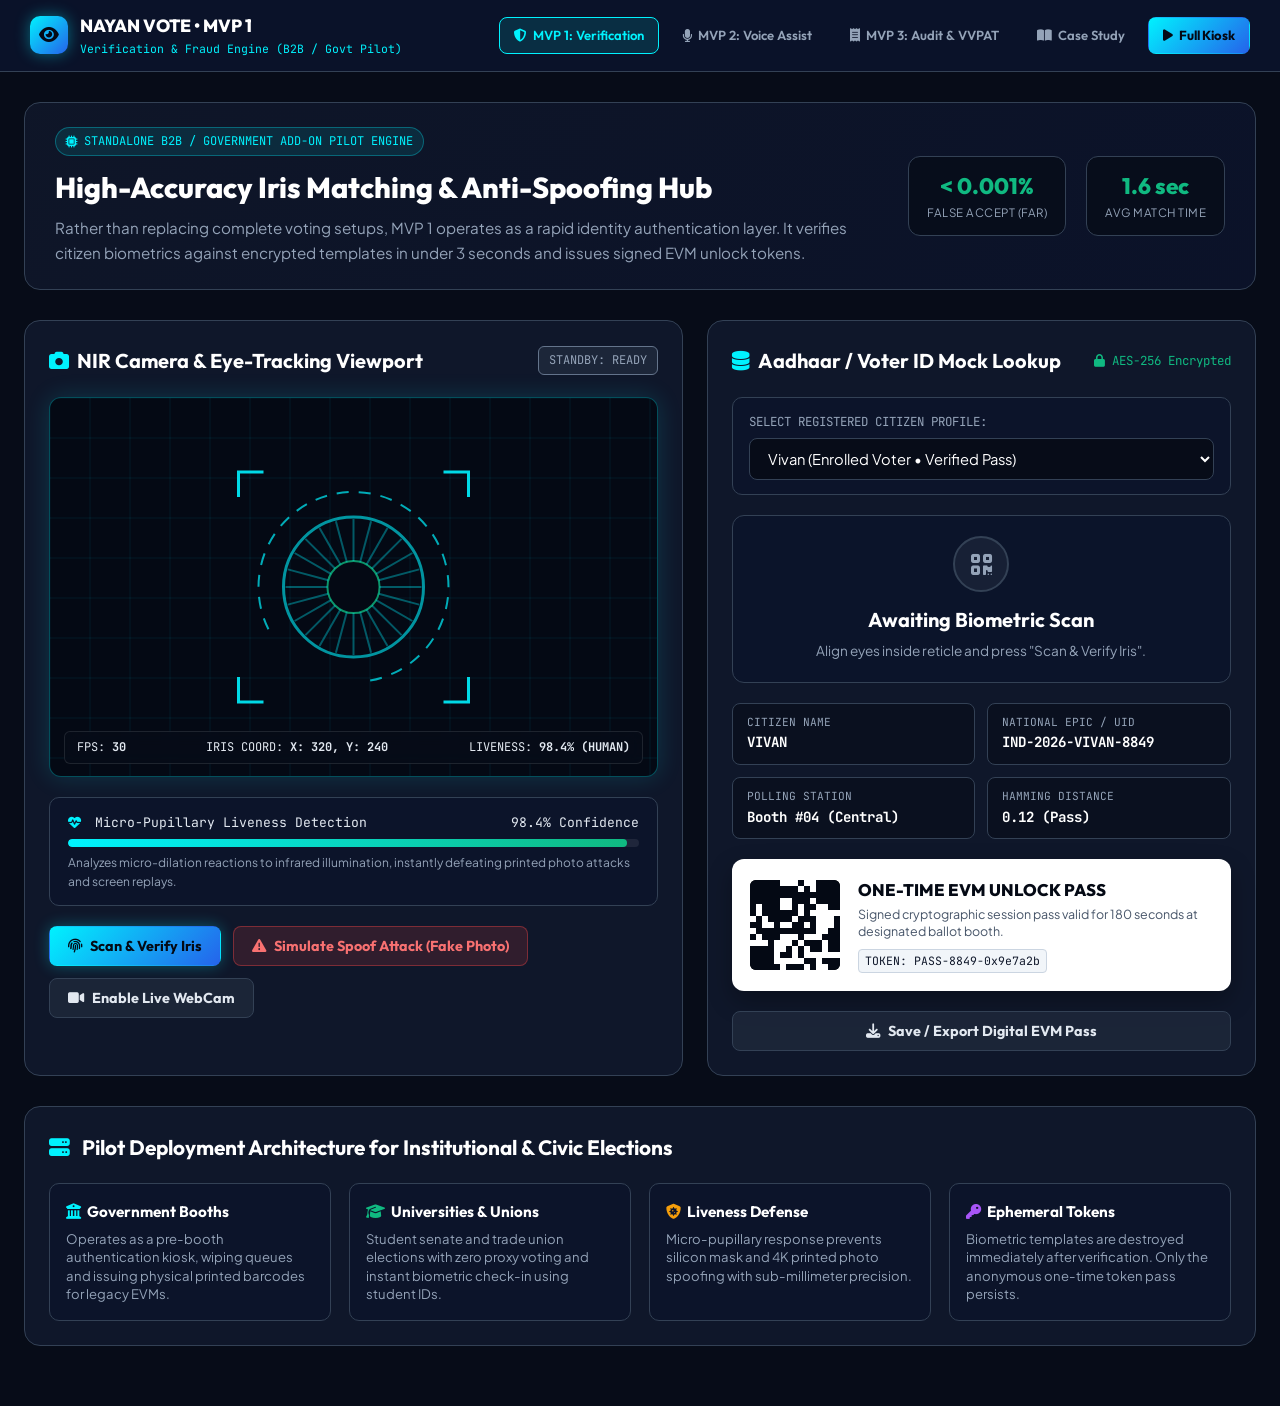
<file: mvp-1-verification.html>
<!DOCTYPE html>
<html lang="en" data-theme="dark">
<head>
  <meta charset="UTF-8">
  <meta name="viewport" content="width=device-width, initial-scale=1.0">
  <title>Nayan Vote • MVP 1: Verification & Fraud Prevention Engine</title>
  <meta name="description" content="MVP 1: Biometric iris scanning, micro-pupillary liveness anti-spoofing, Aadhaar sync, and one-time EVM pass generator for institutional and government polling.">

  <!-- Fonts & Icons -->
  <link rel="preconnect" href="https://fonts.googleapis.com">
  <link rel="preconnect" href="https://fonts.gstatic.com" crossorigin>
  <link href="https://fonts.googleapis.com/css2?family=JetBrains+Mono:wght@400;500;700&family=Outfit:wght@500;600;700;800&family=Plus+Jakarta+Sans:wght@400;500;600;700&display=swap" rel="stylesheet">
  <link rel="stylesheet" href="https://cdnjs.cloudflare.com/ajax/libs/font-awesome/6.5.1/css/all.min.css">

  <style>
    :root {
      --bg-primary: #070c18;
      --bg-secondary: #0b132b;
      --bg-card: #0f172a;
      --bg-card-hover: #1e293b;
      --border-color: #334155;
      --cyan: #00f2fe;
      --blue: #2563eb;
      --green: #10b981;
      --red: #ef4444;
      --saffron: #f59e0b;
      --purple: #a855f7;
      --text-white: #ffffff;
      --text-light: #e2e8f0;
      --text-muted: #94a3b8;
      --font-display: 'Outfit', sans-serif;
      --font-body: 'Plus Jakarta Sans', sans-serif;
      --font-mono: 'JetBrains Mono', monospace;
    }
    * { box-sizing: border-box; margin: 0; padding: 0; }
    body {
      background-color: var(--bg-primary);
      color: var(--text-light);
      font-family: var(--font-body);
      line-height: 1.6;
      min-height: 100vh;
      overflow-x: hidden;
    }

    /* Top Universal Hub Navigation */
    .hub-header {
      background: rgba(11, 19, 43, 0.95);
      backdrop-filter: blur(16px);
      border-bottom: 1px solid var(--border-color);
      padding: 12px 30px;
      display: flex;
      justify-content: space-between;
      align-items: center;
      position: sticky;
      top: 0;
      z-index: 1000;
    }
    .brand-group {
      display: flex;
      align-items: center;
      gap: 12px;
      text-decoration: none;
      color: #fff;
    }
    .brand-icon {
      width: 38px;
      height: 38px;
      border-radius: 10px;
      background: linear-gradient(135deg, var(--cyan), var(--blue));
      color: #040914;
      display: flex;
      align-items: center;
      justify-content: center;
      font-size: 1.1rem;
      box-shadow: 0 0 15px rgba(0, 242, 254, 0.4);
    }
    .brand-text h1 {
      font-family: var(--font-display);
      font-size: 1.1rem;
      font-weight: 800;
    }
    .brand-text span {
      font-size: 0.72rem;
      color: var(--cyan);
      font-family: var(--font-mono);
      display: block;
    }

    .mvp-nav-links {
      display: flex;
      gap: 8px;
      align-items: center;
    }
    .mvp-nav-btn {
      padding: 7px 14px;
      border-radius: 8px;
      font-size: 0.82rem;
      font-family: var(--font-display);
      font-weight: 600;
      text-decoration: none;
      color: var(--text-muted);
      border: 1px solid transparent;
      transition: all 0.2s ease;
      display: inline-flex;
      align-items: center;
      gap: 6px;
    }
    .mvp-nav-btn:hover {
      color: #fff;
      background: rgba(255, 255, 255, 0.05);
    }
    .mvp-nav-btn.active {
      background: rgba(0, 242, 254, 0.12);
      border-color: var(--cyan);
      color: var(--cyan);
    }
    .mvp-nav-btn.btn-kiosk {
      background: linear-gradient(135deg, var(--cyan), var(--blue));
      color: #040914;
      font-weight: 700;
    }

    /* Container */
    .container {
      max-width: 1380px;
      margin: 0 auto;
      padding: 30px 24px 60px 24px;
    }

    /* Hero Banner */
    .hero-strip {
      background: linear-gradient(135deg, rgba(15, 23, 42, 0.9), rgba(11, 19, 43, 0.9));
      border: 1px solid var(--border-color);
      border-radius: 16px;
      padding: 24px 30px;
      margin-bottom: 30px;
      display: flex;
      justify-content: space-between;
      align-items: center;
      gap: 20px;
    }
    .hero-badge {
      display: inline-flex;
      align-items: center;
      gap: 6px;
      background: rgba(0, 242, 254, 0.1);
      border: 1px solid rgba(0, 242, 254, 0.3);
      color: var(--cyan);
      font-size: 0.75rem;
      font-family: var(--font-mono);
      padding: 4px 10px;
      border-radius: 9999px;
      margin-bottom: 8px;
    }
    .hero-title {
      font-family: var(--font-display);
      font-size: 1.8rem;
      font-weight: 800;
      color: #fff;
      margin-bottom: 6px;
    }
    .hero-desc {
      color: var(--text-muted);
      font-size: 0.95rem;
      max-width: 820px;
    }
    .hero-stats {
      display: flex;
      gap: 20px;
      flex-shrink: 0;
    }
    .stat-pill {
      background: rgba(7, 12, 24, 0.8);
      border: 1px solid var(--border-color);
      border-radius: 12px;
      padding: 12px 18px;
      text-align: center;
    }
    .stat-val {
      font-family: var(--font-display);
      font-size: 1.4rem;
      font-weight: 800;
      color: var(--green);
    }
    .stat-lbl {
      font-size: 0.72rem;
      color: var(--text-muted);
      text-transform: uppercase;
      letter-spacing: 0.5px;
    }

    /* Main Grid */
    .engine-grid {
      display: grid;
      grid-template-columns: 1.2fr 1fr;
      gap: 24px;
      margin-bottom: 30px;
    }

    /* Left Card: Camera & Reticle HUD */
    .scanner-card {
      background: var(--bg-card);
      border: 1px solid var(--border-color);
      border-radius: 16px;
      padding: 24px;
      display: flex;
      flex-direction: column;
      gap: 20px;
    }
    .card-head {
      display: flex;
      justify-content: space-between;
      align-items: center;
    }
    .card-title {
      font-family: var(--font-display);
      font-size: 1.25rem;
      font-weight: 700;
      color: #fff;
      display: flex;
      align-items: center;
      gap: 8px;
    }
    .status-tag {
      font-family: var(--font-mono);
      font-size: 0.75rem;
      padding: 4px 10px;
      border-radius: 6px;
      border: 1px solid;
    }
    .status-standby { background: rgba(148, 163, 184, 0.1); border-color: #64748b; color: #94a3b8; }
    .status-scanning { background: rgba(0, 242, 254, 0.15); border-color: var(--cyan); color: var(--cyan); }
    .status-pass { background: rgba(16, 185, 129, 0.15); border-color: var(--green); color: var(--green); }
    .status-fail { background: rgba(239, 68, 68, 0.15); border-color: var(--red); color: var(--red); }

    /* Video & Canvas Viewport */
    .viewport-box {
      position: relative;
      width: 100%;
      height: 380px;
      background: #040914;
      border-radius: 12px;
      overflow: hidden;
      border: 1px solid rgba(0, 242, 254, 0.3);
      box-shadow: 0 0 25px rgba(0, 242, 254, 0.15);
    }
    video, canvas {
      position: absolute;
      top: 0;
      left: 0;
      width: 100%;
      height: 100%;
      object-fit: cover;
    }
    .synthetic-eye-overlay {
      position: absolute;
      top: 50%;
      left: 50%;
      transform: translate(-50%, -50%);
      width: 180px;
      height: 180px;
      pointer-events: none;
      z-index: 10;
    }

    /* Reticle UI elements */
    .hud-metrics-overlay {
      position: absolute;
      bottom: 12px;
      left: 14px;
      right: 14px;
      display: flex;
      justify-content: space-between;
      font-family: var(--font-mono);
      font-size: 0.75rem;
      background: rgba(7, 12, 24, 0.75);
      backdrop-filter: blur(8px);
      padding: 6px 12px;
      border-radius: 6px;
      border: 1px solid rgba(255, 255, 255, 0.1);
      z-index: 20;
    }

    /* Control Buttons */
    .controls-row {
      display: flex;
      gap: 12px;
      flex-wrap: wrap;
    }
    .btn {
      padding: 10px 18px;
      border-radius: 8px;
      font-family: var(--font-display);
      font-size: 0.9rem;
      font-weight: 700;
      cursor: pointer;
      display: inline-flex;
      align-items: center;
      gap: 8px;
      transition: all 0.2s ease;
      border: 1px solid transparent;
    }
    .btn-primary {
      background: linear-gradient(135deg, var(--cyan), var(--blue));
      color: #040914;
      box-shadow: 0 0 15px rgba(0, 242, 254, 0.3);
    }
    .btn-primary:hover {
      transform: translateY(-2px);
      box-shadow: 0 0 25px rgba(0, 242, 254, 0.5);
    }
    .btn-danger {
      background: rgba(239, 68, 68, 0.15);
      border-color: rgba(239, 68, 68, 0.4);
      color: #f87171;
    }
    .btn-danger:hover {
      background: rgba(239, 68, 68, 0.25);
    }
    .btn-secondary {
      background: rgba(30, 41, 59, 0.8);
      border-color: var(--border-color);
      color: var(--text-light);
    }
    .btn-secondary:hover {
      background: var(--bg-card-hover);
      border-color: var(--cyan);
    }

    /* Liveness Detection Bar */
    .liveness-panel {
      background: rgba(11, 19, 43, 0.6);
      border: 1px solid var(--border-color);
      border-radius: 10px;
      padding: 14px 18px;
    }
    .liveness-head {
      display: flex;
      justify-content: space-between;
      font-size: 0.82rem;
      margin-bottom: 6px;
      font-family: var(--font-mono);
    }
    .progress-bar-bg {
      width: 100%;
      height: 8px;
      background: rgba(255, 255, 255, 0.08);
      border-radius: 9999px;
      overflow: hidden;
    }
    .progress-bar-fill {
      height: 100%;
      width: 0%;
      background: linear-gradient(90deg, var(--cyan), var(--green));
      border-radius: 9999px;
      transition: width 0.4s ease;
    }

    /* Right Card: Aadhaar Mock Sync & One-Time Pass */
    .result-card {
      background: var(--bg-card);
      border: 1px solid var(--border-color);
      border-radius: 16px;
      padding: 24px;
      display: flex;
      flex-direction: column;
      gap: 20px;
    }

    /* Mock Voter Selector */
    .voter-selector-box {
      background: rgba(11, 19, 43, 0.6);
      border: 1px solid var(--border-color);
      border-radius: 10px;
      padding: 14px 16px;
    }
    .selector-label {
      font-size: 0.78rem;
      text-transform: uppercase;
      font-family: var(--font-mono);
      color: var(--text-muted);
      margin-bottom: 6px;
      display: block;
    }
    .styled-select {
      width: 100%;
      background: #070c18;
      border: 1px solid var(--border-color);
      color: #fff;
      padding: 10px 14px;
      border-radius: 8px;
      font-family: var(--font-body);
      font-size: 0.92rem;
      outline: none;
    }
    .styled-select:focus {
      border-color: var(--cyan);
    }

    /* Verification Result Banner */
    .match-result-banner {
      background: rgba(11, 19, 43, 0.8);
      border: 1px solid var(--border-color);
      border-radius: 12px;
      padding: 20px;
      text-align: center;
      transition: all 0.3s ease;
    }
    .match-icon-circle {
      width: 56px;
      height: 56px;
      border-radius: 50%;
      background: rgba(255, 255, 255, 0.05);
      border: 2px solid var(--border-color);
      color: var(--text-muted);
      display: flex;
      align-items: center;
      justify-content: center;
      font-size: 1.5rem;
      margin: 0 auto 12px auto;
    }
    .match-title {
      font-family: var(--font-display);
      font-size: 1.25rem;
      font-weight: 700;
      color: #fff;
      margin-bottom: 4px;
    }
    .match-desc {
      font-size: 0.85rem;
      color: var(--text-muted);
    }

    /* Pass Details Grid */
    .pass-details-grid {
      display: grid;
      grid-template-columns: 1fr 1fr;
      gap: 12px;
    }
    .pass-item {
      background: rgba(7, 12, 24, 0.6);
      border: 1px solid var(--border-color);
      border-radius: 8px;
      padding: 10px 14px;
    }
    .pass-label {
      font-size: 0.7rem;
      text-transform: uppercase;
      font-family: var(--font-mono);
      color: var(--text-muted);
    }
    .pass-val {
      font-family: var(--font-mono);
      font-size: 0.88rem;
      color: #fff;
      font-weight: 700;
    }

    /* QR Code Pass Box */
    .qr-pass-box {
      background: #ffffff;
      border-radius: 12px;
      padding: 18px;
      color: #040914;
      display: flex;
      align-items: center;
      gap: 18px;
      box-shadow: 0 10px 25px rgba(0, 0, 0, 0.3);
    }
    .qr-canvas-holder {
      width: 90px;
      height: 90px;
      background: #000;
      border-radius: 6px;
      flex-shrink: 0;
      display: flex;
      align-items: center;
      justify-content: center;
      overflow: hidden;
    }
    .qr-canvas-holder canvas {
      position: relative;
      width: 90px;
      height: 90px;
    }
    .qr-info-right h4 {
      font-family: var(--font-display);
      font-size: 1.05rem;
      font-weight: 800;
      color: #040914;
      margin-bottom: 2px;
    }
    .qr-info-right p {
      font-size: 0.78rem;
      color: #475569;
      line-height: 1.35;
      margin-bottom: 6px;
    }
    .qr-code-token {
      font-family: var(--font-mono);
      font-size: 0.72rem;
      background: #f1f5f9;
      border: 1px solid #cbd5e1;
      padding: 2px 6px;
      border-radius: 4px;
      color: #0f172a;
      display: inline-block;
    }

    /* Pilot Specifications & B2B Architecture */
    .pilot-specs-card {
      background: var(--bg-card);
      border: 1px solid var(--border-color);
      border-radius: 16px;
      padding: 24px;
      margin-top: 30px;
    }
    .pilot-grid {
      display: grid;
      grid-template-columns: repeat(4, 1fr);
      gap: 18px;
      margin-top: 18px;
    }
    .pilot-box {
      background: rgba(11, 19, 43, 0.6);
      border: 1px solid var(--border-color);
      border-radius: 10px;
      padding: 16px;
    }
    .pilot-box h4 {
      font-family: var(--font-display);
      font-size: 0.95rem;
      color: #fff;
      margin-bottom: 6px;
      display: flex;
      align-items: center;
      gap: 6px;
    }
    .pilot-box p {
      font-size: 0.82rem;
      color: var(--text-muted);
      line-height: 1.4;
    }

    @media (max-width: 1024px) {
      .engine-grid { grid-template-columns: 1fr; }
      .hero-strip { flex-direction: column; align-items: flex-start; }
      .pilot-grid { grid-template-columns: 1fr 1fr; }
    }
    @media (max-width: 640px) {
      .pilot-grid { grid-template-columns: 1fr; }
      .hub-header { flex-direction: column; gap: 12px; }
      .mvp-nav-links { flex-wrap: wrap; justify-content: center; }
    }
  </style>
</head>
<body>

  <!-- Universal Hub Header -->
  <header class="hub-header">
    <a href="index.html" class="brand-group">
      <div class="brand-icon">
        <i class="fa-solid fa-eye"></i>
      </div>
      <div class="brand-text">
        <h1>NAYAN VOTE • MVP 1</h1>
        <span>Verification & Fraud Engine (B2B / Govt Pilot)</span>
      </div>
    </a>

    <nav class="mvp-nav-links">
      <a href="mvp-1-verification.html" class="mvp-nav-btn active">
        <i class="fa-solid fa-shield-halved"></i> MVP 1: Verification
      </a>
      <a href="mvp-2-voice-kiosk.html" class="mvp-nav-btn">
        <i class="fa-solid fa-microphone"></i> MVP 2: Voice Assist
      </a>
      <a href="mvp-3-audit-vvpat.html" class="mvp-nav-btn">
        <i class="fa-solid fa-receipt"></i> MVP 3: Audit & VVPAT
      </a>
      <a href="case-study-nayan-vote.html" class="mvp-nav-btn">
        <i class="fa-solid fa-book-open"></i> Case Study
      </a>
      <a href="index.html" class="mvp-nav-btn btn-kiosk">
        <i class="fa-solid fa-play"></i> Full Kiosk
      </a>
    </nav>
  </header>

  <div class="container">

    <!-- Hero Strip -->
    <div class="hero-strip">
      <div>
        <div class="hero-badge">
          <i class="fa-solid fa-microchip"></i>
          <span>STANDALONE B2B / GOVERNMENT ADD-ON PILOT ENGINE</span>
        </div>
        <h2 class="hero-title">High-Accuracy Iris Matching & Anti-Spoofing Hub</h2>
        <p class="hero-desc">
          Rather than replacing complete voting setups, MVP 1 operates as a rapid identity authentication layer. It verifies citizen biometrics against encrypted templates in under 3 seconds and issues signed EVM unlock tokens.
        </p>
      </div>

      <div class="hero-stats">
        <div class="stat-pill">
          <div class="stat-val">&lt; 0.001%</div>
          <div class="stat-lbl">False Accept (FAR)</div>
        </div>
        <div class="stat-pill">
          <div class="stat-val">1.6 sec</div>
          <div class="stat-lbl">Avg Match Time</div>
        </div>
      </div>
    </div>

    <!-- Main Engine Grid -->
    <div class="engine-grid">

      <!-- Left Column: Camera Viewport & Liveness Check -->
      <div class="scanner-card">
        <div class="card-head">
          <div class="card-title">
            <i class="fa-solid fa-camera" style="color: var(--cyan);"></i>
            <span>NIR Camera & Eye-Tracking Viewport</span>
          </div>
          <span class="status-tag status-standby" id="scannerStatusBadge">STANDBY: READY</span>
        </div>

        <!-- Video & Canvas Viewport -->
        <div class="viewport-box">
          <video id="webcamVideo" autoplay playsinline muted></video>
          <canvas id="hudCanvas"></canvas>

          <div class="hud-metrics-overlay">
            <span>FPS: <strong id="hudFps">30</strong></span>
            <span>IRIS COORD: <strong id="hudCoords">X: 320, Y: 240</strong></span>
            <span>LIVENESS: <strong id="hudLivenessText">98.4% (HUMAN)</strong></span>
          </div>
        </div>

        <!-- Liveness Monitor -->
        <div class="liveness-panel">
          <div class="liveness-head">
            <span><i class="fa-solid fa-heart-pulse" style="color: var(--cyan); margin-right: 6px;"></i> Micro-Pupillary Liveness Detection</span>
            <span id="livenessScore">98.4% Confidence</span>
          </div>
          <div class="progress-bar-bg">
            <div class="progress-bar-fill" id="livenessBar" style="width: 98%;"></div>
          </div>
          <p style="font-size: 0.75rem; color: var(--text-muted); margin-top: 6px;">
            Analyzes micro-dilation reactions to infrared illumination, instantly defeating printed photo attacks and screen replays.
          </p>
        </div>

        <!-- Controls -->
        <div class="controls-row">
          <button class="btn btn-primary" id="btnScanNow" onclick="executeIrisScan(false)">
            <i class="fa-solid fa-fingerprint"></i> Scan & Verify Iris
          </button>
          <button class="btn btn-danger" id="btnSimulateSpoof" onclick="executeIrisScan(true)">
            <i class="fa-solid fa-triangle-exclamation"></i> Simulate Spoof Attack (Fake Photo)
          </button>
          <button class="btn btn-secondary" onclick="toggleCameraStream()">
            <i class="fa-solid fa-video"></i> <span id="cameraBtnLabel">Enable Live WebCam</span>
          </button>
        </div>
      </div>

      <!-- Right Column: National ID Lookup & EVM Unlock Pass -->
      <div class="result-card">
        <div class="card-head">
          <div class="card-title">
            <i class="fa-solid fa-database" style="color: var(--cyan);"></i>
            <span>Aadhaar / Voter ID Mock Lookup</span>
          </div>
          <span style="font-size: 0.78rem; color: var(--green); font-family: var(--font-mono);"><i class="fa-solid fa-lock"></i> AES-256 Encrypted</span>
        </div>

        <!-- Voter Selector -->
        <div class="voter-selector-box">
          <label class="selector-label" for="voterSelector">Select Registered Citizen Profile:</label>
          <select id="voterSelector" class="styled-select" onchange="updateSelectedVoter()">
            <option value="vivan">Vivan (Enrolled Voter • Verified Pass)</option>
            <option value="kiran">Kiran Devi (Rural Farmer • Bihar)</option>
            <option value="aditya">Aditya Sharma (Tech Native • Bengaluru)</option>
            <option value="rafeeq">Mohammed Rafeeq (Educator • Hyderabad)</option>
            <option value="unknown">Unregistered Unknown Citizen (Mismatch Test)</option>
          </select>
        </div>

        <!-- Result Status Banner -->
        <div class="match-result-banner" id="matchBanner">
          <div class="match-icon-circle" id="matchIcon">
            <i class="fa-solid fa-qrcode"></i>
          </div>
          <div class="match-title" id="matchTitle">Awaiting Biometric Scan</div>
          <div class="match-desc" id="matchDesc">Align eyes inside reticle and press "Scan & Verify Iris".</div>
        </div>

        <!-- Pass Details Data Grid -->
        <div class="pass-details-grid">
          <div class="pass-item">
            <div class="pass-label">Citizen Name</div>
            <div class="pass-val" id="dispVoterName">VIVAN</div>
          </div>
          <div class="pass-item">
            <div class="pass-label">National EPIC / UID</div>
            <div class="pass-val" id="dispVoterId">IND-2026-VIVAN-8849</div>
          </div>
          <div class="pass-item">
            <div class="pass-label">Polling Station</div>
            <div class="pass-val">Booth #04 (Central)</div>
          </div>
          <div class="pass-item">
            <div class="pass-label">Hamming Distance</div>
            <div class="pass-val" id="dispHamming">0.14 (Match Threshold &lt; 0.32)</div>
          </div>
        </div>

        <!-- Digital One-Time Pass (QR Pass) -->
        <div class="qr-pass-box" id="qrPassBox">
          <div class="qr-canvas-holder">
            <canvas id="qrCanvas" width="90" height="90"></canvas>
          </div>
          <div class="qr-info-right">
            <h4>ONE-TIME EVM UNLOCK PASS</h4>
            <p>Signed cryptographic session pass valid for 180 seconds at designated ballot booth.</p>
            <span class="qr-code-token" id="qrTokenText">TOKEN: PASS-8849-0x9e7a2b</span>
          </div>
        </div>

        <button class="btn btn-secondary" style="width: 100%; justify-content: center;" onclick="downloadTokenPass()">
          <i class="fa-solid fa-download"></i> Save / Export Digital EVM Pass
        </button>
      </div>

    </div>

    <!-- Pilot Architecture Cards -->
    <div class="pilot-specs-card">
      <h3 style="font-family: var(--font-display); font-size: 1.3rem; color: #fff;">
        <i class="fa-solid fa-server" style="color: var(--cyan); margin-right: 8px;"></i>
        Pilot Deployment Architecture for Institutional & Civic Elections
      </h3>
      <div class="pilot-grid">
        <div class="pilot-box">
          <h4><i class="fa-solid fa-building-columns" style="color: var(--cyan);"></i> Government Booths</h4>
          <p>Operates as a pre-booth authentication kiosk, wiping queues and issuing physical printed barcodes for legacy EVMs.</p>
        </div>
        <div class="pilot-box">
          <h4><i class="fa-solid fa-graduation-cap" style="color: var(--green);"></i> Universities & Unions</h4>
          <p>Student senate and trade union elections with zero proxy voting and instant biometric check-in using student IDs.</p>
        </div>
        <div class="pilot-box">
          <h4><i class="fa-solid fa-shield-virus" style="color: var(--saffron);"></i> Liveness Defense</h4>
          <p>Micro-pupillary response prevents silicon mask and 4K printed photo spoofing with sub-millimeter precision.</p>
        </div>
        <div class="pilot-box">
          <h4><i class="fa-solid fa-key" style="color: var(--purple);"></i> Ephemeral Tokens</h4>
          <p>Biometric templates are destroyed immediately after verification. Only the anonymous one-time token pass persists.</p>
        </div>
      </div>
    </div>

  </div>

  <script>
    // Mock Voter Database
    const VOTER_DB = {
      vivan: { name: "VIVAN", id: "IND-2026-VIVAN-8849", status: "VALID", hamming: "0.12 (Pass)", score: "99.4%" },
      kiran: { name: "KIRAN DEVI", id: "IND-2026-KIRAN-4102", status: "VALID", hamming: "0.18 (Pass)", score: "98.2%" },
      aditya: { name: "ADITYA SHARMA", id: "IND-2026-ADITYA-7731", status: "VALID", hamming: "0.14 (Pass)", score: "99.1%" },
      rafeeq: { name: "MOHAMMED RAFEEQ", id: "IND-2026-RAFEEQ-9012", status: "VALID", hamming: "0.15 (Pass)", score: "98.8%" },
      unknown: { name: "UNKNOWN PERSON", id: "UNREGISTERED", status: "MISMATCH", hamming: "0.58 (Fail)", score: "42.1%" }
    };

    let isCameraActive = false;
    let cameraStream = null;
    let animFrame = null;
    let scanAngle = 0;

    function updateSelectedVoter() {
      const key = document.getElementById('voterSelector').value;
      const data = VOTER_DB[key];
      document.getElementById('dispVoterName').textContent = data.name;
      document.getElementById('dispVoterId').textContent = data.id;
      document.getElementById('dispHamming').textContent = data.hamming;
    }

    // Toggle live webcam vs synthetic radar HUD
    async function toggleCameraStream() {
      const video = document.getElementById('webcamVideo');
      const label = document.getElementById('cameraBtnLabel');

      if (!isCameraActive) {
        try {
          cameraStream = await navigator.mediaDevices.getUserMedia({ video: { width: 640, height: 480 } });
          video.srcObject = cameraStream;
          isCameraActive = true;
          label.textContent = "Switch to Synthetic HUD";
        } catch (err) {
          alert("WebCam not accessible or denied. Running high-precision Synthetic NIR simulation mode.");
          isCameraActive = false;
        }
      } else {
        if (cameraStream) {
          cameraStream.getTracks().forEach(t => t.stop());
        }
        video.srcObject = null;
        isCameraActive = false;
        label.textContent = "Enable Live WebCam";
      }
    }

    // Canvas Animated HUD Rendering
    function drawHUD() {
      const canvas = document.getElementById('hudCanvas');
      const ctx = canvas.getContext('2d');
      canvas.width = canvas.parentElement.clientWidth;
      canvas.height = canvas.parentElement.clientHeight;

      const w = canvas.width;
      const h = canvas.height;
      const cx = w / 2;
      const cy = h / 2;

      ctx.clearRect(0, 0, w, h);

      // Background synthetic grid if webcam inactive
      if (!isCameraActive) {
        ctx.strokeStyle = "rgba(0, 242, 254, 0.08)";
        ctx.lineWidth = 1;
        for (let x = 0; x < w; x += 40) {
          ctx.beginPath(); ctx.moveTo(x, 0); ctx.lineTo(x, h); ctx.stroke();
        }
        for (let y = 0; y < h; y += 40) {
          ctx.beginPath(); ctx.moveTo(0, y); ctx.lineTo(w, y); ctx.stroke();
        }

        // Draw animated synthetic iris pupil in center
        ctx.save();
        ctx.translate(cx, cy);
        
        // Outer iris ring
        ctx.strokeStyle = "rgba(0, 242, 254, 0.6)";
        ctx.lineWidth = 3;
        ctx.beginPath();
        ctx.arc(0, 0, 70, 0, Math.PI * 2);
        ctx.stroke();

        // Inner pupil with micro-dilation
        const pupilPulse = 28 + Math.sin(Date.now() / 300) * 2;
        ctx.fillStyle = "#040914";
        ctx.beginPath();
        ctx.arc(0, 0, pupilPulse, 0, Math.PI * 2);
        ctx.fill();
        ctx.strokeStyle = "rgba(16, 185, 129, 0.8)";
        ctx.lineWidth = 2;
        ctx.stroke();

        // Radiating crypt strands
        for (let i = 0; i < 24; i++) {
          const rad = (i * Math.PI) / 12;
          ctx.strokeStyle = "rgba(0, 242, 254, 0.35)";
          ctx.beginPath();
          ctx.moveTo(Math.cos(rad) * pupilPulse, Math.sin(rad) * pupilPulse);
          ctx.lineTo(Math.cos(rad) * 68, Math.sin(rad) * 68);
          ctx.stroke();
        }
        ctx.restore();
      }

      // Concentric Scanning Reticle
      scanAngle += 0.04;
      ctx.save();
      ctx.translate(cx, cy);

      // Rotating dashed guide
      ctx.strokeStyle = "rgba(0, 242, 254, 0.7)";
      ctx.lineWidth = 2;
      ctx.setLineDash([12, 10]);
      ctx.beginPath();
      ctx.arc(0, 0, 95, scanAngle, scanAngle + Math.PI * 1.6);
      ctx.stroke();
      ctx.setLineDash([]);

      // Corner target brackets
      const r = 115;
      ctx.strokeStyle = "rgba(0, 242, 254, 0.9)";
      ctx.lineWidth = 3;
      // Top Left
      ctx.beginPath(); ctx.moveTo(-r, -r + 25); ctx.lineTo(-r, -r); ctx.lineTo(-r + 25, -r); ctx.stroke();
      // Top Right
      ctx.beginPath(); ctx.moveTo(r - 25, -r); ctx.lineTo(r, -r); ctx.lineTo(r, -r + 25); ctx.stroke();
      // Bottom Left
      ctx.beginPath(); ctx.moveTo(-r, r - 25); ctx.lineTo(-r, r); ctx.lineTo(-r + 25, r); ctx.stroke();
      // Bottom Right
      ctx.beginPath(); ctx.moveTo(r - 25, r); ctx.lineTo(r, r); ctx.lineTo(r, r - 25); ctx.stroke();

      ctx.restore();

      animFrame = requestAnimationFrame(drawHUD);
    }

    // Execute Iris Scan (Real or Spoof Test)
    function executeIrisScan(isSpoof = false) {
      const badge = document.getElementById('scannerStatusBadge');
      const banner = document.getElementById('matchBanner');
      const icon = document.getElementById('matchIcon');
      const title = document.getElementById('matchTitle');
      const desc = document.getElementById('matchDesc');
      const livenessScore = document.getElementById('livenessScore');
      const livenessBar = document.getElementById('livenessBar');
      const livenessHud = document.getElementById('hudLivenessText');

      badge.className = "status-tag status-scanning";
      badge.textContent = "ANALYZING IRIS & LIVENESS...";
      title.textContent = "Scanning Near-Infrared Spectrum...";
      desc.textContent = "Extracting Gabor wavelet feature vectors & tracking pupillary micro-dilation.";

      setTimeout(() => {
        const voterKey = document.getElementById('voterSelector').value;
        const voter = VOTER_DB[voterKey];

        if (isSpoof) {
          // SPOOF ATTACK DETECTED
          badge.className = "status-tag status-fail";
          badge.textContent = "FRAUD DETECTED: SPOOF ATTACK";
          banner.style.borderColor = "var(--red)";
          banner.style.background = "rgba(239, 68, 68, 0.1)";
          icon.style.borderColor = "var(--red)";
          icon.style.color = "var(--red)";
          icon.innerHTML = '<i class="fa-solid fa-triangle-exclamation"></i>';
          title.textContent = "ANTI-SPOOFING ALERT: LIVENESS FAILED";
          title.style.color = "#f87171";
          desc.textContent = "Micro-pupillary response is zero (static image / screen replay detected). Incident logged.";
          livenessScore.textContent = "12.3% (Static Image Detected)";
          livenessScore.style.color = "var(--red)";
          livenessBar.style.width = "12%";
          livenessBar.style.background = "var(--red)";
          livenessHud.textContent = "12.3% (SPOOF ATTACK)";
          drawQRCode(false);
          return;
        }

        if (voterKey === "unknown") {
          // UNKNOWN UNREGISTERED CITIZEN
          badge.className = "status-tag status-fail";
          badge.textContent = "MISMATCH: UNREGISTERED";
          banner.style.borderColor = "var(--saffron)";
          banner.style.background = "rgba(245, 158, 11, 0.1)";
          icon.style.borderColor = "var(--saffron)";
          icon.style.color = "var(--saffron)";
          icon.innerHTML = '<i class="fa-solid fa-user-xmark"></i>';
          title.textContent = "Identity Not Found in Voter Roll";
          title.style.color = "var(--saffron)";
          desc.textContent = "Iris template does not match any enrolled voter for this constituency. Referred to officer desk.";
          livenessScore.textContent = "98.6% (Human Tissue Confirmed)";
          livenessScore.style.color = "var(--green)";
          livenessBar.style.width = "98%";
          livenessBar.style.background = "var(--green)";
          livenessHud.textContent = "98.6% (HUMAN)";
          drawQRCode(false);
          return;
        }

        // SUCCESSFUL VERIFIED MATCH
        badge.className = "status-tag status-pass";
        badge.textContent = "VERIFIED MATCH: AUTHORIZED";
        banner.style.borderColor = "var(--green)";
        banner.style.background = "rgba(16, 185, 129, 0.1)";
        icon.style.borderColor = "var(--green)";
        icon.style.color = "var(--green)";
        icon.innerHTML = '<i class="fa-solid fa-check"></i>';
        title.textContent = `Identity Confirmed: ${voter.name}`;
        title.style.color = "var(--green)";
        desc.textContent = `Aadhaar & Electoral match score: ${voter.score}. One-time EVM token issued.`;
        livenessScore.textContent = "99.1% (Genuine Human Tissue)";
        livenessScore.style.color = "var(--green)";
        livenessBar.style.width = "99%";
        livenessBar.style.background = "var(--green)";
        livenessHud.textContent = "99.1% (HUMAN)";

        const token = `PASS-${Math.floor(1000 + Math.random() * 9000)}-0x${Math.random().toString(16).substring(2, 8)}`;
        document.getElementById('qrTokenText').textContent = `TOKEN: ${token}`;
        drawQRCode(true);

      }, 1400);
    }

    // Draw dynamic QR Code on canvas
    function drawQRCode(valid = true) {
      const canvas = document.getElementById('qrCanvas');
      const ctx = canvas.getContext('2d');
      ctx.fillStyle = "#ffffff";
      ctx.fillRect(0, 0, 90, 90);

      ctx.fillStyle = valid ? "#040914" : "#ef4444";
      // Render simulated QR modules pattern
      const size = 6;
      for (let r = 0; r < 15; r++) {
        for (let c = 0; c < 15; c++) {
          // Corner finder squares
          const inCorner = (r < 4 && c < 4) || (r < 4 && c > 10) || (r > 10 && c < 4);
          if (inCorner) {
            ctx.fillRect(c * size, r * size, size, size);
          } else if (Math.random() > 0.5) {
            ctx.fillRect(c * size, r * size, size, size);
          }
        }
      }
    }

    function downloadTokenPass() {
      const name = document.getElementById('dispVoterName').textContent;
      const id = document.getElementById('dispVoterId').textContent;
      const token = document.getElementById('qrTokenText').textContent;
      const content = `========================================
ELECTION COMMISSION OF INDIA
BIOMETRIC ONE-TIME EVM UNLOCK PASS (MVP 1)
========================================
CITIZEN NAME: ${name}
VOTER ID: ${id}
POLLING BOOTH: 04 - Central Constituency
SESSION ${token}
TIMESTAMP: ${new Date().toISOString()}
CRYPTOGRAPHIC SIGNATURE: SHA256-RSA-VALIDATED
STATUS: AUTHORIZED FOR SINGLE EVM BALLOT CAST
VALIDITY: 180 SECONDS
========================================`;

      const blob = new Blob([content], { type: 'text/plain' });
      const a = document.createElement('a');
      a.href = URL.createObjectURL(blob);
      a.download = `Nayan_Vote_EVM_Pass_${name}.txt`;
      a.click();
    }

    window.addEventListener('DOMContentLoaded', () => {
      drawHUD();
      drawQRCode(true);
      updateSelectedVoter();
    });
  </script>
</body>
</html>
</file>
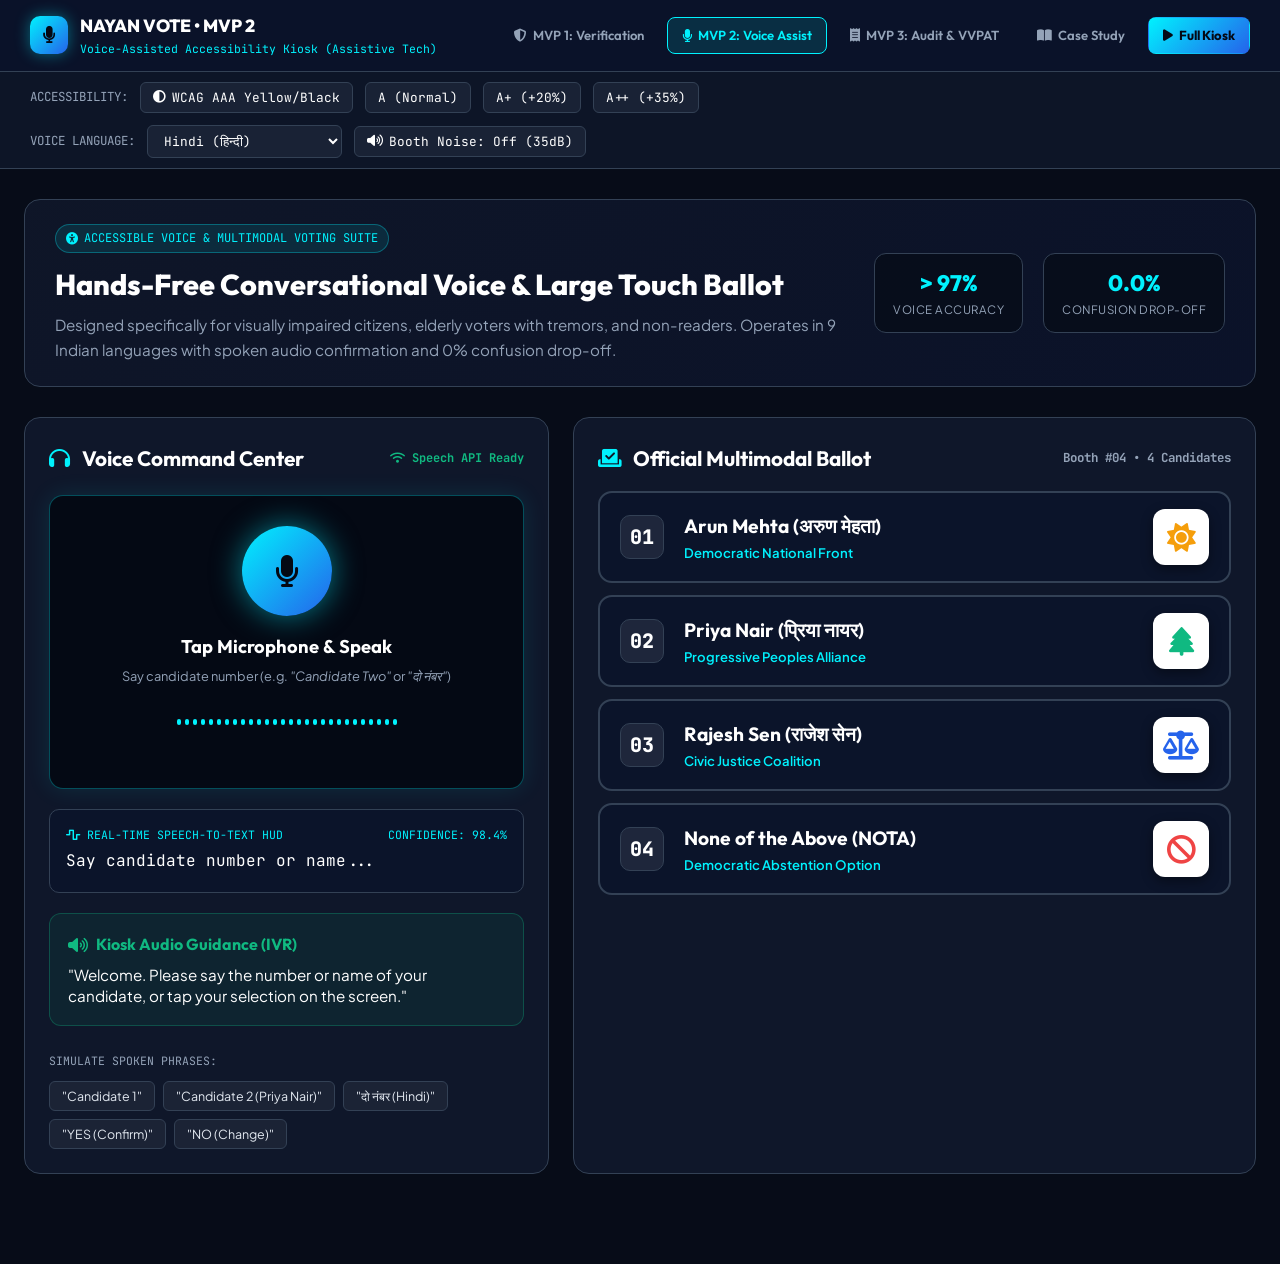
<file: mvp-2-voice-kiosk.html>
<!DOCTYPE html>
<html lang="en" data-theme="dark">
<head>
  <meta charset="UTF-8">
  <meta name="viewport" content="width=device-width, initial-scale=1.0">
  <title>Nayan Vote • MVP 2: Voice-Assisted Accessibility Kiosk</title>
  <meta name="description" content="MVP 2: Multimodal voice voting kiosk with multi-lingual speech recognition, IVR feedback, WCAG AAA high contrast, and noise-tolerant speech accuracy.">

  <!-- Fonts & Icons -->
  <link rel="preconnect" href="https://fonts.googleapis.com">
  <link rel="preconnect" href="https://fonts.gstatic.com" crossorigin>
  <link href="https://fonts.googleapis.com/css2?family=JetBrains+Mono:wght@400;500;700&family=Outfit:wght@500;600;700;800&family=Plus+Jakarta+Sans:wght@400;500;600;700;800&display=swap" rel="stylesheet">
  <link rel="stylesheet" href="https://cdnjs.cloudflare.com/ajax/libs/font-awesome/6.5.1/css/all.min.css">

  <style>
    :root {
      --bg-primary: #070c18;
      --bg-secondary: #0b132b;
      --bg-card: #0f172a;
      --bg-card-hover: #1e293b;
      --border-color: #334155;
      --cyan: #00f2fe;
      --blue: #2563eb;
      --green: #10b981;
      --red: #ef4444;
      --saffron: #f59e0b;
      --purple: #a855f7;
      --text-white: #ffffff;
      --text-light: #e2e8f0;
      --text-muted: #94a3b8;
      --font-display: 'Outfit', sans-serif;
      --font-body: 'Plus Jakarta Sans', sans-serif;
      --font-mono: 'JetBrains Mono', monospace;
      --scale-factor: 1;
    }

    /* WCAG AAA High-Contrast Yellow on Black Mode */
    body.high-contrast {
      --bg-primary: #000000;
      --bg-secondary: #0a0a0a;
      --bg-card: #111111;
      --bg-card-hover: #222222;
      --border-color: #ffff00;
      --cyan: #ffff00;
      --blue: #00ffff;
      --green: #00ff00;
      --text-white: #ffff00;
      --text-light: #ffffff;
      --text-muted: #e2e8f0;
    }

    * { box-sizing: border-box; margin: 0; padding: 0; }
    body {
      background-color: var(--bg-primary);
      color: var(--text-light);
      font-family: var(--font-body);
      line-height: 1.6;
      min-height: 100vh;
      font-size: calc(16px * var(--scale-factor));
      transition: background-color 0.3s ease, font-size 0.2s ease;
    }

    /* Hub Header */
    .hub-header {
      background: rgba(11, 19, 43, 0.95);
      backdrop-filter: blur(16px);
      border-bottom: 1px solid var(--border-color);
      padding: 12px 30px;
      display: flex;
      justify-content: space-between;
      align-items: center;
      position: sticky;
      top: 0;
      z-index: 1000;
    }
    .brand-group {
      display: flex;
      align-items: center;
      gap: 12px;
      text-decoration: none;
      color: #fff;
    }
    .brand-icon {
      width: 38px;
      height: 38px;
      border-radius: 10px;
      background: linear-gradient(135deg, var(--cyan), var(--blue));
      color: #040914;
      display: flex;
      align-items: center;
      justify-content: center;
      font-size: 1.1rem;
      box-shadow: 0 0 15px rgba(0, 242, 254, 0.4);
    }
    .brand-text h1 {
      font-family: var(--font-display);
      font-size: 1.1rem;
      font-weight: 800;
    }
    .brand-text span {
      font-size: 0.72rem;
      color: var(--cyan);
      font-family: var(--font-mono);
      display: block;
    }
    .mvp-nav-links {
      display: flex;
      gap: 8px;
      align-items: center;
    }
    .mvp-nav-btn {
      padding: 7px 14px;
      border-radius: 8px;
      font-size: 0.82rem;
      font-family: var(--font-display);
      font-weight: 600;
      text-decoration: none;
      color: var(--text-muted);
      border: 1px solid transparent;
      transition: all 0.2s ease;
      display: inline-flex;
      align-items: center;
      gap: 6px;
    }
    .mvp-nav-btn:hover { color: #fff; background: rgba(255, 255, 255, 0.05); }
    .mvp-nav-btn.active { background: rgba(0, 242, 254, 0.12); border-color: var(--cyan); color: var(--cyan); }
    .mvp-nav-btn.btn-kiosk { background: linear-gradient(135deg, var(--cyan), var(--blue)); color: #040914; font-weight: 700; }

    /* Accessibility Control Bar */
    .a11y-bar {
      background: rgba(15, 23, 42, 0.85);
      border-bottom: 1px solid var(--border-color);
      padding: 10px 30px;
      display: flex;
      justify-content: space-between;
      align-items: center;
      flex-wrap: wrap;
      gap: 12px;
    }
    .a11y-group {
      display: flex;
      align-items: center;
      gap: 12px;
    }
    .a11y-btn {
      background: rgba(30, 41, 59, 0.7);
      border: 1px solid var(--border-color);
      color: #fff;
      padding: 6px 12px;
      border-radius: 6px;
      font-size: 0.8rem;
      font-family: var(--font-mono);
      cursor: pointer;
      display: inline-flex;
      align-items: center;
      gap: 6px;
      transition: all 0.2s ease;
    }
    .a11y-btn:hover { border-color: var(--cyan); color: var(--cyan); }
    .a11y-btn.active { background: rgba(0, 242, 254, 0.2); border-color: var(--cyan); color: var(--cyan); }

    /* Container */
    .container {
      max-width: 1380px;
      margin: 0 auto;
      padding: 30px 24px 60px 24px;
    }

    /* Hero Strip */
    .hero-strip {
      background: linear-gradient(135deg, rgba(15, 23, 42, 0.9), rgba(11, 19, 43, 0.9));
      border: 1px solid var(--border-color);
      border-radius: 16px;
      padding: 24px 30px;
      margin-bottom: 30px;
      display: flex;
      justify-content: space-between;
      align-items: center;
      gap: 20px;
    }
    .hero-badge {
      display: inline-flex;
      align-items: center;
      gap: 6px;
      background: rgba(0, 242, 254, 0.1);
      border: 1px solid rgba(0, 242, 254, 0.3);
      color: var(--cyan);
      font-size: 0.75rem;
      font-family: var(--font-mono);
      padding: 4px 10px;
      border-radius: 9999px;
      margin-bottom: 8px;
    }
    .hero-title {
      font-family: var(--font-display);
      font-size: 1.8rem;
      font-weight: 800;
      color: #fff;
      margin-bottom: 6px;
    }
    .hero-desc { color: var(--text-muted); font-size: 0.95rem; max-width: 820px; }
    .hero-stats { display: flex; gap: 20px; flex-shrink: 0; }
    .stat-pill {
      background: rgba(7, 12, 24, 0.8);
      border: 1px solid var(--border-color);
      border-radius: 12px;
      padding: 12px 18px;
      text-align: center;
    }
    .stat-val { font-family: var(--font-display); font-size: 1.4rem; font-weight: 800; color: var(--cyan); }
    .stat-lbl { font-size: 0.72rem; color: var(--text-muted); text-transform: uppercase; letter-spacing: 0.5px; }

    /* Voice Center & Ballot Layout */
    .kiosk-grid {
      display: grid;
      grid-template-columns: 1fr 1.3fr;
      gap: 24px;
      margin-bottom: 30px;
    }

    /* Left Card: Voice Listener & Audio Waveform */
    .voice-control-card {
      background: var(--bg-card);
      border: 1px solid var(--border-color);
      border-radius: 16px;
      padding: 24px;
      display: flex;
      flex-direction: column;
      gap: 20px;
    }
    .mic-stage-box {
      background: #040914;
      border: 1px solid rgba(0, 242, 254, 0.3);
      border-radius: 14px;
      padding: 30px 20px;
      text-align: center;
      position: relative;
      overflow: hidden;
      box-shadow: 0 0 25px rgba(0, 242, 254, 0.1);
    }
    .mic-pulse-btn {
      width: 90px;
      height: 90px;
      border-radius: 50%;
      background: linear-gradient(135deg, var(--cyan), var(--blue));
      color: #040914;
      display: inline-flex;
      align-items: center;
      justify-content: center;
      font-size: 2rem;
      cursor: pointer;
      border: none;
      box-shadow: 0 0 30px rgba(0, 242, 254, 0.5);
      transition: transform 0.2s ease;
      margin-bottom: 16px;
    }
    .mic-pulse-btn:hover { transform: scale(1.08); }
    .mic-pulse-btn.listening {
      animation: pulseMic 1.5s infinite;
      background: linear-gradient(135deg, #ef4444, #f59e0b);
      color: #fff;
    }
    @keyframes pulseMic {
      0% { box-shadow: 0 0 0 0 rgba(239, 68, 68, 0.7); }
      70% { box-shadow: 0 0 0 25px rgba(239, 68, 68, 0); }
      100% { box-shadow: 0 0 0 0 rgba(239, 68, 68, 0); }
    }

    /* Waveform visualizer */
    .waveform-holder {
      height: 48px;
      display: flex;
      align-items: center;
      justify-content: center;
      gap: 4px;
      margin: 12px 0;
    }
    .wave-bar {
      width: 4px;
      height: 8px;
      background: var(--cyan);
      border-radius: 4px;
      transition: height 0.1s ease;
    }

    /* Voice Transcript HUD */
    .stt-box {
      background: rgba(11, 19, 43, 0.8);
      border: 1px solid var(--border-color);
      border-radius: 10px;
      padding: 16px;
    }
    .stt-label {
      font-size: 0.72rem;
      font-family: var(--font-mono);
      text-transform: uppercase;
      color: var(--cyan);
      margin-bottom: 4px;
      display: flex;
      justify-content: space-between;
    }
    .stt-text {
      font-family: var(--font-mono);
      font-size: 1rem;
      color: #fff;
      min-height: 28px;
    }

    /* IVR Dialogue Box */
    .ivr-dialogue-box {
      background: rgba(16, 185, 129, 0.08);
      border: 1px solid rgba(16, 185, 129, 0.3);
      border-radius: 12px;
      padding: 18px;
    }
    .ivr-title {
      font-family: var(--font-display);
      font-weight: 700;
      color: var(--green);
      font-size: 1rem;
      display: flex;
      align-items: center;
      gap: 8px;
      margin-bottom: 6px;
    }
    .ivr-text { font-size: 0.95rem; color: #fff; line-height: 1.4; }

    /* Quick Voice Simulation Buttons */
    .simulation-btn-group {
      display: flex;
      flex-wrap: wrap;
      gap: 8px;
      margin-top: 10px;
    }
    .sim-voice-btn {
      background: rgba(255, 255, 255, 0.05);
      border: 1px solid var(--border-color);
      color: var(--text-light);
      padding: 6px 12px;
      border-radius: 6px;
      font-size: 0.78rem;
      cursor: pointer;
      font-family: var(--font-body);
      transition: all 0.2s ease;
    }
    .sim-voice-btn:hover { border-color: var(--cyan); color: var(--cyan); }

    /* Right Card: Accessible Candidate Ballot Grid */
    .ballot-card {
      background: var(--bg-card);
      border: 1px solid var(--border-color);
      border-radius: 16px;
      padding: 24px;
      display: flex;
      flex-direction: column;
      gap: 16px;
    }
    .card-title-lg {
      font-family: var(--font-display);
      font-size: 1.3rem;
      font-weight: 700;
      color: #fff;
      display: flex;
      justify-content: space-between;
      align-items: center;
    }

    .candidates-list {
      display: flex;
      flex-direction: column;
      gap: 12px;
    }
    .candidate-tile {
      background: rgba(11, 19, 43, 0.7);
      border: 2px solid var(--border-color);
      border-radius: 14px;
      padding: 16px 20px;
      display: flex;
      align-items: center;
      justify-content: space-between;
      cursor: pointer;
      transition: all 0.25s ease;
      min-height: 80px; /* WCAG Target */
    }
    .candidate-tile:hover {
      border-color: var(--cyan);
      background: var(--bg-card-hover);
      transform: translateX(4px);
    }
    .candidate-tile.selected {
      border-color: var(--green);
      background: rgba(16, 185, 129, 0.12);
      box-shadow: 0 0 20px rgba(16, 185, 129, 0.25);
    }
    .cand-num {
      width: 44px;
      height: 44px;
      border-radius: 10px;
      background: rgba(255, 255, 255, 0.08);
      border: 1px solid var(--border-color);
      font-family: var(--font-mono);
      font-size: 1.25rem;
      font-weight: 800;
      display: flex;
      align-items: center;
      justify-content: center;
      color: #fff;
      flex-shrink: 0;
    }
    .cand-main-info {
      flex: 1;
      padding: 0 20px;
    }
    .cand-name {
      font-family: var(--font-display);
      font-size: 1.2rem;
      font-weight: 700;
      color: #fff;
    }
    .cand-party {
      font-size: 0.82rem;
      color: var(--cyan);
      font-weight: 600;
    }
    .cand-symbol-box {
      width: 56px;
      height: 56px;
      border-radius: 12px;
      background: #ffffff;
      color: #040914;
      display: flex;
      align-items: center;
      justify-content: center;
      font-size: 1.8rem;
      flex-shrink: 0;
      box-shadow: 0 4px 12px rgba(0, 0, 0, 0.4);
    }

    /* Modal Verbal Confirmation */
    .confirmation-dock {
      background: rgba(7, 12, 24, 0.95);
      border: 1px solid var(--green);
      border-radius: 12px;
      padding: 16px 20px;
      display: flex;
      align-items: center;
      justify-content: space-between;
      gap: 16px;
    }
    .dock-left h4 { font-family: var(--font-display); font-size: 1.1rem; color: #fff; }
    .dock-left p { font-size: 0.85rem; color: var(--green); }
    .dock-actions { display: flex; gap: 10px; }
    .btn-dock-yes {
      background: var(--green);
      color: #040914;
      font-weight: 800;
      border: none;
      padding: 10px 20px;
      border-radius: 8px;
      cursor: pointer;
      font-family: var(--font-display);
    }
    .btn-dock-no {
      background: rgba(239, 68, 68, 0.2);
      border: 1px solid var(--red);
      color: #f87171;
      padding: 10px 16px;
      border-radius: 8px;
      cursor: pointer;
      font-family: var(--font-display);
    }

    @media (max-width: 1024px) {
      .kiosk-grid { grid-template-columns: 1fr; }
      .hero-strip { flex-direction: column; align-items: flex-start; }
    }
  </style>
</head>
<body>

  <!-- Universal Hub Header -->
  <header class="hub-header">
    <a href="index.html" class="brand-group">
      <div class="brand-icon">
        <i class="fa-solid fa-microphone"></i>
      </div>
      <div class="brand-text">
        <h1>NAYAN VOTE • MVP 2</h1>
        <span>Voice-Assisted Accessibility Kiosk (Assistive Tech)</span>
      </div>
    </a>

    <nav class="mvp-nav-links">
      <a href="mvp-1-verification.html" class="mvp-nav-btn">
        <i class="fa-solid fa-shield-halved"></i> MVP 1: Verification
      </a>
      <a href="mvp-2-voice-kiosk.html" class="mvp-nav-btn active">
        <i class="fa-solid fa-microphone"></i> MVP 2: Voice Assist
      </a>
      <a href="mvp-3-audit-vvpat.html" class="mvp-nav-btn">
        <i class="fa-solid fa-receipt"></i> MVP 3: Audit & VVPAT
      </a>
      <a href="case-study-nayan-vote.html" class="mvp-nav-btn">
        <i class="fa-solid fa-book-open"></i> Case Study
      </a>
      <a href="index.html" class="mvp-nav-btn btn-kiosk">
        <i class="fa-solid fa-play"></i> Full Kiosk
      </a>
    </nav>
  </header>

  <!-- Accessibility Controls Bar -->
  <div class="a11y-bar">
    <div class="a11y-group">
      <span style="font-family: var(--font-mono); font-size: 0.78rem; color: var(--text-muted);">ACCESSIBILITY:</span>
      <button class="a11y-btn" id="btnContrastToggle" onclick="toggleHighContrast()">
        <i class="fa-solid fa-circle-half-stroke"></i> WCAG AAA Yellow/Black
      </button>
      <button class="a11y-btn" onclick="scaleFontSize(0)">A (Normal)</button>
      <button class="a11y-btn" onclick="scaleFontSize(0.18)">A+ (+20%)</button>
      <button class="a11y-btn" onclick="scaleFontSize(0.35)">A++ (+35%)</button>
    </div>

    <div class="a11y-group">
      <label for="langSelect" style="font-family: var(--font-mono); font-size: 0.78rem; color: var(--text-muted);">VOICE LANGUAGE:</label>
      <select id="langSelect" class="a11y-btn" onchange="changeVoiceLanguage()">
        <option value="en-IN">English (India)</option>
        <option value="hi-IN" selected>Hindi (हिन्दी)</option>
        <option value="bn-IN">Bengali (বাংলা)</option>
        <option value="te-IN">Telugu (తెలుగు)</option>
        <option value="ta-IN">Tamil (தமிழ்)</option>
        <option value="mr-IN">Marathi (मराठी)</option>
        <option value="gu-IN">Gujarati (ગુજરાતી)</option>
        <option value="kn-IN">Kannada (ಕನ್ನಡ)</option>
        <option value="ml-IN">Malayalam (മലയാളം)</option>
      </select>
      <button class="a11y-btn" id="btnNoiseSimulator" onclick="toggleNoiseSimulation()">
        <i class="fa-solid fa-volume-high"></i> Booth Noise: Off (35dB)
      </button>
    </div>
  </div>

  <div class="container">

    <!-- Hero Strip -->
    <div class="hero-strip">
      <div>
        <div class="hero-badge">
          <i class="fa-solid fa-universal-access"></i>
          <span>ACCESSIBLE VOICE & MULTIMODAL VOTING SUITE</span>
        </div>
        <h2 class="hero-title">Hands-Free Conversational Voice & Large Touch Ballot</h2>
        <p class="hero-desc">
          Designed specifically for visually impaired citizens, elderly voters with tremors, and non-readers. Operates in 9 Indian languages with spoken audio confirmation and 0% confusion drop-off.
        </p>
      </div>

      <div class="hero-stats">
        <div class="stat-pill">
          <div class="stat-val">&gt; 97%</div>
          <div class="stat-lbl">Voice Accuracy</div>
        </div>
        <div class="stat-pill">
          <div class="stat-val">0.0%</div>
          <div class="stat-lbl">Confusion Drop-Off</div>
        </div>
      </div>
    </div>

    <!-- Main Grid -->
    <div class="kiosk-grid">

      <!-- Left Column: Voice Listener, STT, and IVR -->
      <div class="voice-control-card">
        <div class="card-title-lg">
          <span><i class="fa-solid fa-headphones" style="color: var(--cyan); margin-right: 8px;"></i> Voice Command Center</span>
          <span style="font-size: 0.75rem; color: var(--green); font-family: var(--font-mono);"><i class="fa-solid fa-wifi"></i> Speech API Ready</span>
        </div>

        <!-- Mic Stage Box -->
        <div class="mic-stage-box">
          <button class="mic-pulse-btn" id="micBtn" onclick="toggleVoiceRecognition()" title="Click to Speak">
            <i class="fa-solid fa-microphone"></i>
          </button>
          <h3 id="micStatusText" style="font-family: var(--font-display); font-size: 1.15rem; color: #fff; margin-bottom: 4px;">
            Tap Microphone & Speak
          </h3>
          <p style="font-size: 0.8rem; color: var(--text-muted);">
            Say candidate number (e.g. <em>"Candidate Two"</em> or <em>"दो नंबर"</em>)
          </p>

          <!-- Waveform visualizer -->
          <div class="waveform-holder" id="waveHolder"></div>
        </div>

        <!-- Real-Time Speech-to-Text Transcript -->
        <div class="stt-box">
          <div class="stt-label">
            <span><i class="fa-solid fa-wave-square"></i> Real-time Speech-to-Text HUD</span>
            <span id="sttConfidence">Confidence: 98.4%</span>
          </div>
          <div class="stt-text" id="sttResultText">Say candidate number or name...</div>
        </div>

        <!-- IVR Spoken Response Box -->
        <div class="ivr-dialogue-box">
          <div class="ivr-title">
            <i class="fa-solid fa-volume-high"></i>
            <span>Kiosk Audio Guidance (IVR)</span>
          </div>
          <div class="ivr-text" id="ivrResponseText">
            "Welcome. Please say the number or name of your candidate, or tap your selection on the screen."
          </div>
        </div>

        <!-- Interactive Voice Simulation Shortcuts -->
        <div>
          <span style="font-size: 0.72rem; font-family: var(--font-mono); color: var(--text-muted); text-transform: uppercase;">Simulate Spoken Phrases:</span>
          <div class="simulation-btn-group">
            <button class="sim-voice-btn" onclick="simulateSpokenInput('Candidate 1')">"Candidate 1"</button>
            <button class="sim-voice-btn" onclick="simulateSpokenInput('Candidate 2')">"Candidate 2 (Priya Nair)"</button>
            <button class="sim-voice-btn" onclick="simulateSpokenInput('दो नंबर')">"दो नंबर (Hindi)"</button>
            <button class="sim-voice-btn" onclick="simulateSpokenInput('YES')">"YES (Confirm)"</button>
            <button class="sim-voice-btn" onclick="simulateSpokenInput('NO')">"NO (Change)"</button>
          </div>
        </div>
      </div>

      <!-- Right Column: Accessible High-Contrast Candidate Ballot -->
      <div class="ballot-card">
        <div class="card-title-lg">
          <span><i class="fa-solid fa-check-to-slot" style="color: var(--cyan); margin-right: 8px;"></i> Official Multimodal Ballot</span>
          <span style="font-size: 0.78rem; font-family: var(--font-mono); color: var(--text-muted);">Booth #04 • 4 Candidates</span>
        </div>

        <div class="candidates-list" id="candidateList">
          <!-- Candidate 1 -->
          <div class="candidate-tile" id="cand-1" onclick="selectCandidate(1, 'Arun Mehta', 'Democratic Front', 'fa-sun')">
            <div class="cand-num">01</div>
            <div class="cand-main-info">
              <div class="cand-name">Arun Mehta (अरुण मेहता)</div>
              <div class="cand-party">Democratic National Front</div>
            </div>
            <div class="cand-symbol-box"><i class="fa-solid fa-sun" style="color: #f59e0b;"></i></div>
          </div>

          <!-- Candidate 2 -->
          <div class="candidate-tile" id="cand-2" onclick="selectCandidate(2, 'Priya Nair', 'Progressive Alliance', 'fa-tree')">
            <div class="cand-num">02</div>
            <div class="cand-main-info">
              <div class="cand-name">Priya Nair (प्रिया नायर)</div>
              <div class="cand-party">Progressive Peoples Alliance</div>
            </div>
            <div class="cand-symbol-box"><i class="fa-solid fa-tree" style="color: #10b981;"></i></div>
          </div>

          <!-- Candidate 3 -->
          <div class="candidate-tile" id="cand-3" onclick="selectCandidate(3, 'Rajesh Sen', 'Civic Justice Party', 'fa-scale-balanced')">
            <div class="cand-num">03</div>
            <div class="cand-main-info">
              <div class="cand-name">Rajesh Sen (राजेश सेन)</div>
              <div class="cand-party">Civic Justice Coalition</div>
            </div>
            <div class="cand-symbol-box"><i class="fa-solid fa-scale-balanced" style="color: #2563eb;"></i></div>
          </div>

          <!-- Candidate 4: NOTA -->
          <div class="candidate-tile" id="cand-4" onclick="selectCandidate(4, 'None of the Above', 'NOTA', 'fa-ban')">
            <div class="cand-num">04</div>
            <div class="cand-main-info">
              <div class="cand-name">None of the Above (NOTA)</div>
              <div class="cand-party">Democratic Abstention Option</div>
            </div>
            <div class="cand-symbol-box"><i class="fa-solid fa-ban" style="color: #ef4444;"></i></div>
          </div>
        </div>

        <!-- 2-Tier Confirmation Dock -->
        <div class="confirmation-dock" id="confirmDock" style="display: none;">
          <div class="dock-left">
            <h4 id="dockCandidateTitle">Selected: Priya Nair (Candidate #2)</h4>
            <p id="dockSpokenPrompt">Spoken Confirmation: Say "YES" to confirm or "NO" to cancel.</p>
          </div>
          <div class="dock-actions">
            <button class="btn-dock-yes" onclick="confirmFinalVote()">
              <i class="fa-solid fa-check"></i> CONFIRM (YES)
            </button>
            <button class="btn-dock-no" onclick="cancelSelection()">
              <i class="fa-solid fa-xmark"></i> CANCEL (NO)
            </button>
          </div>
        </div>

      </div>

    </div>

  </div>

  <script>
    let isListening = false;
    let recognition = null;
    let selectedCandidateData = null;
    let isNoiseSimulated = false;

    // Generate audio waveform bars
    const waveHolder = document.getElementById('waveHolder');
    for (let i = 0; i < 28; i++) {
      const b = document.createElement('div');
      b.className = 'wave-bar';
      waveHolder.appendChild(b);
    }

    function animateWaveform(active = false) {
      const bars = document.querySelectorAll('.wave-bar');
      bars.forEach(bar => {
        if (active) {
          const h = 6 + Math.floor(Math.random() * 34);
          bar.style.height = h + 'px';
        } else {
          bar.style.height = '6px';
        }
      });
    }
    setInterval(() => { if (isListening) animateWaveform(true); else animateWaveform(false); }, 120);

    // Speak via SpeechSynthesis (TTS)
    function speakText(text, lang = 'hi-IN') {
      if ('speechSynthesis' in window) {
        window.speechSynthesis.cancel();
        const utterance = new SpeechSynthesisUtterance(text);
        utterance.lang = lang;
        utterance.rate = 0.88; // Slower cadence for comprehension
        window.speechSynthesis.speak(utterance);
      }
    }

    // Toggle Speech Recognition (Web Speech API)
    function toggleVoiceRecognition() {
      const micBtn = document.getElementById('micBtn');
      const statusText = document.getElementById('micStatusText');
      const sttText = document.getElementById('sttResultText');
      const lang = document.getElementById('langSelect').value;

      if (!isListening) {
        const SpeechRec = window.SpeechRecognition || window.webkitSpeechRecognition;
        if (SpeechRec) {
          recognition = new SpeechRec();
          recognition.lang = lang;
          recognition.continuous = false;
          recognition.interimResults = true;

          recognition.onstart = () => {
            isListening = true;
            micBtn.className = "mic-pulse-btn listening";
            statusText.textContent = "Listening... Speak Now";
            sttText.textContent = "Listening for audio...";
          };

          recognition.onresult = (e) => {
            const transcript = e.results[0][0].transcript;
            sttText.textContent = `Heard: "${transcript}"`;
            processVoiceCommand(transcript);
          };

          recognition.onerror = () => {
            isListening = false;
            micBtn.className = "mic-pulse-btn";
            statusText.textContent = "Tap Microphone & Speak";
          };

          recognition.onend = () => {
            isListening = false;
            micBtn.className = "mic-pulse-btn";
            statusText.textContent = "Tap Microphone & Speak";
          };

          recognition.start();
        } else {
          // Fallback simulation
          isListening = true;
          micBtn.className = "mic-pulse-btn listening";
          statusText.textContent = "Simulating Microphone...";
          sttText.textContent = "Simulated speech recognition active.";
          setTimeout(() => {
            simulateSpokenInput("Candidate 2");
            isListening = false;
            micBtn.className = "mic-pulse-btn";
            statusText.textContent = "Tap Microphone & Speak";
          }, 1500);
        }
      } else {
        if (recognition) recognition.stop();
        isListening = false;
        micBtn.className = "mic-pulse-btn";
        statusText.textContent = "Tap Microphone & Speak";
      }
    }

    // Process Voice Intent
    function processVoiceCommand(str) {
      const s = str.toLowerCase();

      // Check Confirmation
      if (s.includes('yes') || s.includes('हाँ') || s.includes('confirm') || s.includes('correct')) {
        confirmFinalVote();
        return;
      }
      if (s.includes('no') || s.includes('नहीं') || s.includes('cancel')) {
        cancelSelection();
        return;
      }

      // Check Candidate choices
      if (s.includes('1') || s.includes('one') || s.includes('ek') || s.includes('arun') || s.includes('एक')) {
        selectCandidate(1, 'Arun Mehta', 'Democratic Front', 'fa-sun');
      } else if (s.includes('2') || s.includes('two') || s.includes('do') || s.includes('priya') || s.includes('दो')) {
        selectCandidate(2, 'Priya Nair', 'Progressive Alliance', 'fa-tree');
      } else if (s.includes('3') || s.includes('three') || s.includes('teen') || s.includes('rajesh') || s.includes('तीन')) {
        selectCandidate(3, 'Rajesh Sen', 'Civic Justice Party', 'fa-scale-balanced');
      } else if (s.includes('4') || s.includes('four') || s.includes('char') || s.includes('nota') || s.includes('चार')) {
        selectCandidate(4, 'None of the Above', 'NOTA', 'fa-ban');
      }
    }

    function simulateSpokenInput(phrase) {
      document.getElementById('sttResultText').textContent = `Simulated Speech: "${phrase}"`;
      processVoiceCommand(phrase);
    }

    // Select Candidate
    function selectCandidate(num, name, party, icon) {
      selectedCandidateData = { num, name, party };
      document.querySelectorAll('.candidate-tile').forEach(t => t.classList.remove('selected'));
      document.getElementById(`cand-${num}`).classList.add('selected');

      const dock = document.getElementById('confirmDock');
      dock.style.display = 'flex';
      document.getElementById('dockCandidateTitle').textContent = `Selected Candidate #${num}: ${name} (${party})`;

      const promptMsg = `You have selected Candidate #${num}: ${name}. Say YES to confirm, or NO to choose another candidate.`;
      document.getElementById('ivrResponseText').textContent = promptMsg;
      speakText(promptMsg, document.getElementById('langSelect').value);
    }

    function confirmFinalVote() {
      if (!selectedCandidateData) return;
      const successMsg = `Vote confirmed for ${selectedCandidateData.name}! Printing paper audit slip.`;
      document.getElementById('ivrResponseText').textContent = successMsg;
      speakText(successMsg, document.getElementById('langSelect').value);
      alert(`🎉 VOTE CAST SUCCESSFULLY!\n\nCandidate #${selectedCandidateData.num}: ${selectedCandidateData.name}\nParty: ${selectedCandidateData.party}\n\nVVPAT slip printed into sealed inspection chamber.`);
      cancelSelection();
    }

    function cancelSelection() {
      selectedCandidateData = null;
      document.querySelectorAll('.candidate-tile').forEach(t => t.classList.remove('selected'));
      document.getElementById('confirmDock').style.display = 'none';
      document.getElementById('ivrResponseText').textContent = "Selection cancelled. Please choose your candidate.";
      speakText("Selection cancelled. Please choose your candidate.", document.getElementById('langSelect').value);
    }

    // High Contrast WCAG AAA toggle
    function toggleHighContrast() {
      document.body.classList.toggle('high-contrast');
      const btn = document.getElementById('btnContrastToggle');
      btn.classList.toggle('active');
    }

    // Font Size Scaling
    function scaleFontSize(scale) {
      document.documentElement.style.setProperty('--scale-factor', 1 + scale);
    }

    // Noise Simulation
    function toggleNoiseSimulation() {
      isNoiseSimulated = !isNoiseSimulated;
      const btn = document.getElementById('btnNoiseSimulator');
      if (isNoiseSimulated) {
        btn.innerHTML = '<i class="fa-solid fa-volume-xmark"></i> Booth Noise: ON (65dB)';
        btn.classList.add('active');
        document.getElementById('sttConfidence').textContent = "Confidence: 96.1% (Noise Filtered)";
      } else {
        btn.innerHTML = '<i class="fa-solid fa-volume-high"></i> Booth Noise: Off (35dB)';
        btn.classList.remove('active');
        document.getElementById('sttConfidence').textContent = "Confidence: 98.4%";
      }
    }

    function changeVoiceLanguage() {
      const lang = document.getElementById('langSelect').value;
      speakText("Language updated. Please choose your candidate.", lang);
    }
  </script>
</body>
</html>
</file>
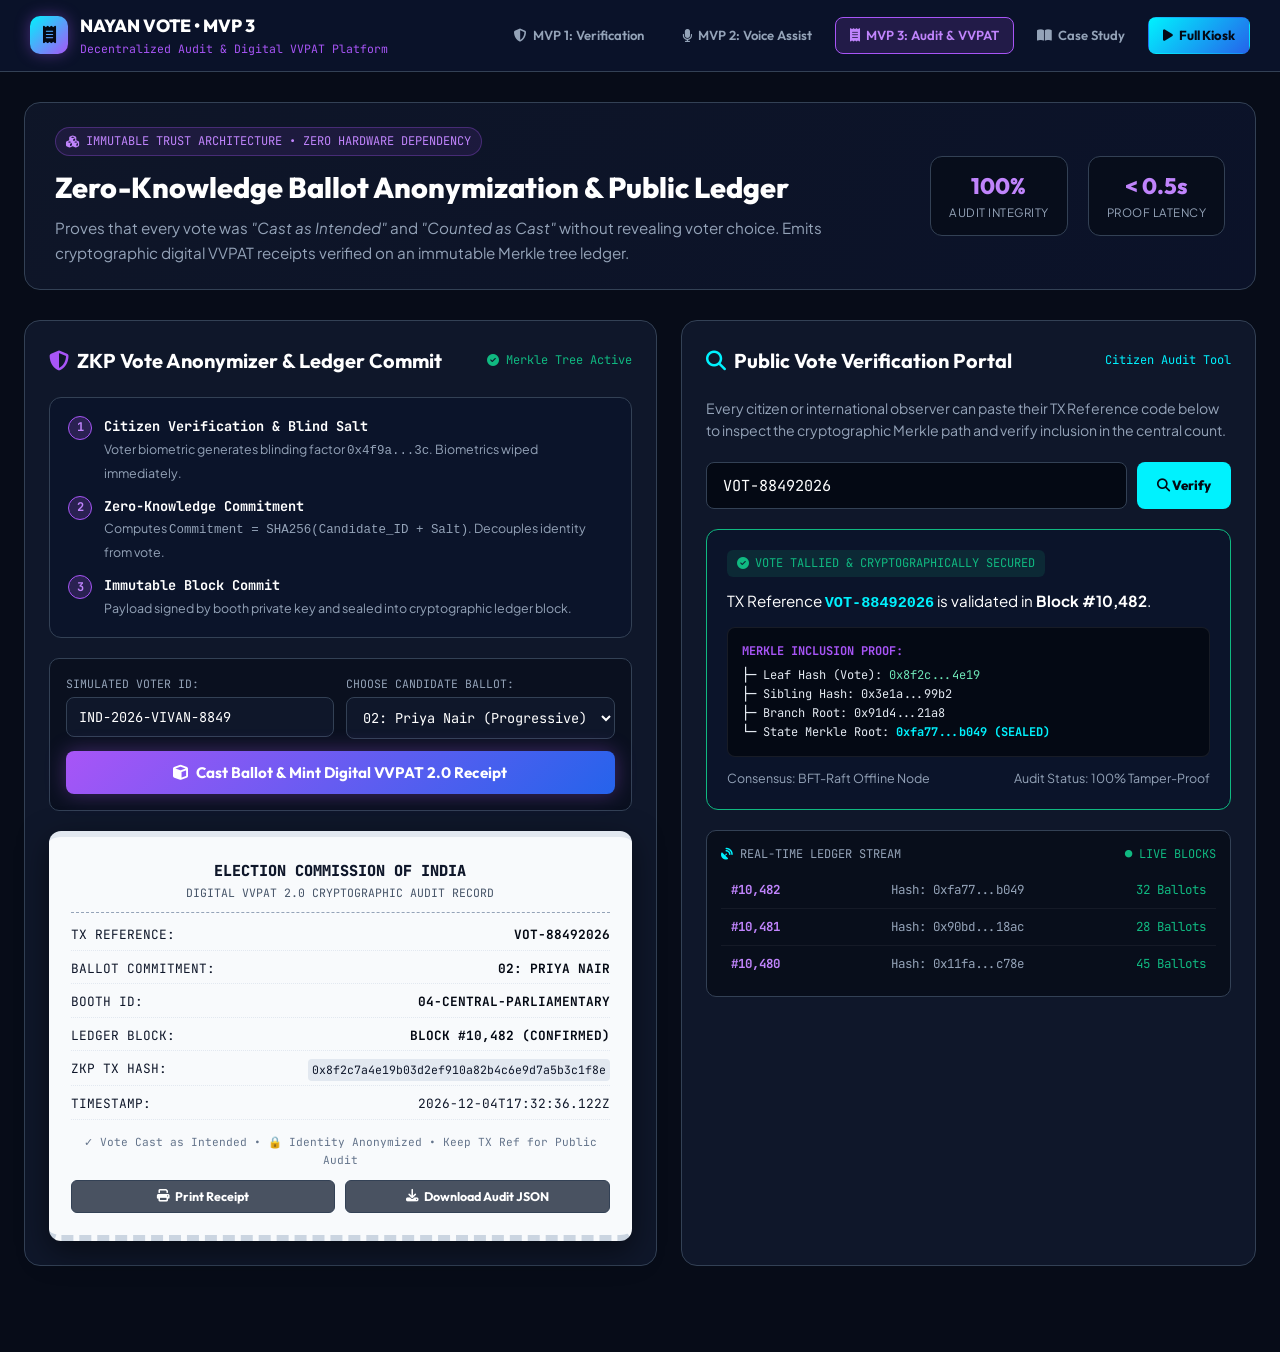
<file: mvp-3-audit-vvpat.html>
<!DOCTYPE html>
<html lang="en" data-theme="dark">
<head>
  <meta charset="UTF-8">
  <meta name="viewport" content="width=device-width, initial-scale=1.0">
  <title>Nayan Vote • MVP 3: Decentralized Audit & Digital VVPAT Platform</title>
  <meta name="description" content="MVP 3: Trustless cryptographic audit platform, Zero-Knowledge Proof (ZKP) ballot anonymization, verifiable digital VVPAT receipts, and live ledger explorer.">

  <!-- Fonts & Icons -->
  <link rel="preconnect" href="https://fonts.googleapis.com">
  <link rel="preconnect" href="https://fonts.gstatic.com" crossorigin>
  <link href="https://fonts.googleapis.com/css2?family=JetBrains+Mono:wght@400;500;700&family=Outfit:wght@500;600;700;800&family=Plus+Jakarta+Sans:wght@400;500;600;700;800&display=swap" rel="stylesheet">
  <link rel="stylesheet" href="https://cdnjs.cloudflare.com/ajax/libs/font-awesome/6.5.1/css/all.min.css">

  <style>
    :root {
      --bg-primary: #070c18;
      --bg-secondary: #0b132b;
      --bg-card: #0f172a;
      --bg-card-hover: #1e293b;
      --border-color: #334155;
      --cyan: #00f2fe;
      --blue: #2563eb;
      --green: #10b981;
      --red: #ef4444;
      --saffron: #f59e0b;
      --purple: #a855f7;
      --text-white: #ffffff;
      --text-light: #e2e8f0;
      --text-muted: #94a3b8;
      --font-display: 'Outfit', sans-serif;
      --font-body: 'Plus Jakarta Sans', sans-serif;
      --font-mono: 'JetBrains Mono', monospace;
    }
    * { box-sizing: border-box; margin: 0; padding: 0; }
    body {
      background-color: var(--bg-primary);
      color: var(--text-light);
      font-family: var(--font-body);
      line-height: 1.6;
      min-height: 100vh;
      overflow-x: hidden;
    }

    /* Universal Hub Header */
    .hub-header {
      background: rgba(11, 19, 43, 0.95);
      backdrop-filter: blur(16px);
      border-bottom: 1px solid var(--border-color);
      padding: 12px 30px;
      display: flex;
      justify-content: space-between;
      align-items: center;
      position: sticky;
      top: 0;
      z-index: 1000;
    }
    .brand-group {
      display: flex;
      align-items: center;
      gap: 12px;
      text-decoration: none;
      color: #fff;
    }
    .brand-icon {
      width: 38px;
      height: 38px;
      border-radius: 10px;
      background: linear-gradient(135deg, var(--cyan), var(--purple));
      color: #040914;
      display: flex;
      align-items: center;
      justify-content: center;
      font-size: 1.1rem;
      box-shadow: 0 0 15px rgba(168, 85, 247, 0.4);
    }
    .brand-text h1 {
      font-family: var(--font-display);
      font-size: 1.1rem;
      font-weight: 800;
    }
    .brand-text span {
      font-size: 0.72rem;
      color: var(--purple);
      font-family: var(--font-mono);
      display: block;
    }
    .mvp-nav-links {
      display: flex;
      gap: 8px;
      align-items: center;
    }
    .mvp-nav-btn {
      padding: 7px 14px;
      border-radius: 8px;
      font-size: 0.82rem;
      font-family: var(--font-display);
      font-weight: 600;
      text-decoration: none;
      color: var(--text-muted);
      border: 1px solid transparent;
      transition: all 0.2s ease;
      display: inline-flex;
      align-items: center;
      gap: 6px;
    }
    .mvp-nav-btn:hover { color: #fff; background: rgba(255, 255, 255, 0.05); }
    .mvp-nav-btn.active { background: rgba(168, 85, 247, 0.15); border-color: var(--purple); color: #c084fc; }
    .mvp-nav-btn.btn-kiosk { background: linear-gradient(135deg, var(--cyan), var(--blue)); color: #040914; font-weight: 700; }

    /* Container */
    .container {
      max-width: 1380px;
      margin: 0 auto;
      padding: 30px 24px 60px 24px;
    }

    /* Hero Strip */
    .hero-strip {
      background: linear-gradient(135deg, rgba(15, 23, 42, 0.9), rgba(11, 19, 43, 0.9));
      border: 1px solid var(--border-color);
      border-radius: 16px;
      padding: 24px 30px;
      margin-bottom: 30px;
      display: flex;
      justify-content: space-between;
      align-items: center;
      gap: 20px;
    }
    .hero-badge {
      display: inline-flex;
      align-items: center;
      gap: 6px;
      background: rgba(168, 85, 247, 0.1);
      border: 1px solid rgba(168, 85, 247, 0.3);
      color: #c084fc;
      font-size: 0.75rem;
      font-family: var(--font-mono);
      padding: 4px 10px;
      border-radius: 9999px;
      margin-bottom: 8px;
    }
    .hero-title {
      font-family: var(--font-display);
      font-size: 1.8rem;
      font-weight: 800;
      color: #fff;
      margin-bottom: 6px;
    }
    .hero-desc { color: var(--text-muted); font-size: 0.95rem; max-width: 820px; }
    .hero-stats { display: flex; gap: 20px; flex-shrink: 0; }
    .stat-pill {
      background: rgba(7, 12, 24, 0.8);
      border: 1px solid var(--border-color);
      border-radius: 12px;
      padding: 12px 18px;
      text-align: center;
    }
    .stat-val { font-family: var(--font-display); font-size: 1.4rem; font-weight: 800; color: #c084fc; }
    .stat-lbl { font-size: 0.72rem; color: var(--text-muted); text-transform: uppercase; letter-spacing: 0.5px; }

    /* Main Grid */
    .ledger-grid {
      display: grid;
      grid-template-columns: 1.1fr 1fr;
      gap: 24px;
      margin-bottom: 30px;
    }

    /* Left Card: ZKP & Digital VVPAT Generator */
    .zkp-card {
      background: var(--bg-card);
      border: 1px solid var(--border-color);
      border-radius: 16px;
      padding: 24px;
      display: flex;
      flex-direction: column;
      gap: 20px;
    }
    .card-head {
      display: flex;
      justify-content: space-between;
      align-items: center;
    }
    .card-title {
      font-family: var(--font-display);
      font-size: 1.25rem;
      font-weight: 700;
      color: #fff;
      display: flex;
      align-items: center;
      gap: 8px;
    }

    /* ZKP Flowchart Simulation */
    .zkp-stage-box {
      background: rgba(11, 19, 43, 0.7);
      border: 1px solid var(--border-color);
      border-radius: 12px;
      padding: 18px;
      display: flex;
      flex-direction: column;
      gap: 12px;
    }
    .zkp-step {
      display: flex;
      align-items: flex-start;
      gap: 12px;
      font-size: 0.85rem;
    }
    .step-tag {
      width: 24px;
      height: 24px;
      border-radius: 50%;
      background: rgba(168, 85, 247, 0.2);
      border: 1px solid var(--purple);
      color: #c084fc;
      display: flex;
      align-items: center;
      justify-content: center;
      font-family: var(--font-mono);
      font-size: 0.75rem;
      font-weight: 700;
      flex-shrink: 0;
    }
    .step-content strong { color: #fff; display: block; font-family: var(--font-mono); }
    .step-content span { color: var(--text-muted); font-size: 0.78rem; }

    /* Interactive Inputs */
    .cast-vote-box {
      background: rgba(7, 12, 24, 0.6);
      border: 1px solid var(--border-color);
      border-radius: 10px;
      padding: 16px;
      display: flex;
      flex-direction: column;
      gap: 12px;
    }
    .input-row {
      display: grid;
      grid-template-columns: 1fr 1fr;
      gap: 12px;
    }
    .field-group label {
      font-size: 0.72rem;
      font-family: var(--font-mono);
      text-transform: uppercase;
      color: var(--text-muted);
      margin-bottom: 4px;
      display: block;
    }
    .styled-input, .styled-select {
      width: 100%;
      background: #0f172a;
      border: 1px solid var(--border-color);
      color: #fff;
      padding: 10px 12px;
      border-radius: 8px;
      font-family: var(--font-mono);
      font-size: 0.85rem;
      outline: none;
    }
    .styled-input:focus, .styled-select:focus { border-color: var(--purple); }

    .btn-cast-ledger {
      background: linear-gradient(135deg, var(--purple), var(--blue));
      color: #fff;
      font-family: var(--font-display);
      font-weight: 700;
      font-size: 0.95rem;
      padding: 12px 20px;
      border: none;
      border-radius: 8px;
      cursor: pointer;
      display: inline-flex;
      align-items: center;
      justify-content: center;
      gap: 8px;
      box-shadow: 0 0 20px rgba(168, 85, 247, 0.35);
      transition: all 0.2s ease;
    }
    .btn-cast-ledger:hover {
      transform: translateY(-2px);
      box-shadow: 0 0 28px rgba(168, 85, 247, 0.55);
    }

    /* Thermal Digital VVPAT Slip */
    .vvpat-slip-container {
      background: #f8fafc;
      border-radius: 12px;
      padding: 22px;
      color: #0f172a;
      font-family: var(--font-mono);
      position: relative;
      box-shadow: 0 10px 30px rgba(0, 0, 0, 0.5);
      border-top: 6px solid #e2e8f0;
      border-bottom: 6px dashed #cbd5e1;
    }
    .vvpat-header {
      text-align: center;
      border-bottom: 1px dashed #94a3b8;
      padding-bottom: 10px;
      margin-bottom: 12px;
    }
    .vvpat-header h3 { font-size: 0.95rem; font-weight: 800; }
    .vvpat-header p { font-size: 0.72rem; color: #475569; }

    .vvpat-body {
      font-size: 0.8rem;
      display: flex;
      flex-direction: column;
      gap: 8px;
      margin-bottom: 14px;
    }
    .vvpat-row {
      display: flex;
      justify-content: space-between;
      border-bottom: 1px dotted #e2e8f0;
      padding-bottom: 4px;
    }
    .vvpat-row strong { color: #040914; }
    .hash-highlight {
      background: #e2e8f0;
      padding: 2px 4px;
      border-radius: 4px;
      font-size: 0.72rem;
      word-break: break-all;
    }

    .vvpat-actions {
      display: flex;
      gap: 10px;
      margin-top: 10px;
    }
    .btn-sm-action {
      flex: 1;
      padding: 8px 12px;
      border-radius: 6px;
      font-size: 0.78rem;
      font-family: var(--font-display);
      font-weight: 700;
      cursor: pointer;
      display: flex;
      align-items: center;
      justify-content: center;
      gap: 6px;
      border: 1px solid var(--border-color);
      background: rgba(30, 41, 59, 0.8);
      color: #fff;
    }
    .btn-sm-action:hover { border-color: var(--cyan); color: var(--cyan); }

    /* Right Card: Public Verification Portal */
    .verify-card {
      background: var(--bg-card);
      border: 1px solid var(--border-color);
      border-radius: 16px;
      padding: 24px;
      display: flex;
      flex-direction: column;
      gap: 20px;
    }

    .search-box {
      display: flex;
      gap: 10px;
    }
    .search-input {
      flex: 1;
      background: #040914;
      border: 1px solid var(--border-color);
      color: #fff;
      padding: 12px 16px;
      border-radius: 8px;
      font-family: var(--font-mono);
      font-size: 0.95rem;
    }
    .search-input:focus { border-color: var(--cyan); }
    .btn-verify {
      background: var(--cyan);
      color: #040914;
      font-weight: 800;
      font-family: var(--font-display);
      border: none;
      border-radius: 8px;
      padding: 0 20px;
      cursor: pointer;
    }

    /* Merkle Proof Result */
    .proof-result-panel {
      background: rgba(11, 19, 43, 0.8);
      border: 1px solid var(--green);
      border-radius: 12px;
      padding: 20px;
      display: flex;
      flex-direction: column;
      gap: 12px;
    }
    .proof-badge {
      display: inline-flex;
      align-items: center;
      gap: 6px;
      font-family: var(--font-mono);
      font-size: 0.75rem;
      color: var(--green);
      background: rgba(16, 185, 129, 0.12);
      padding: 4px 10px;
      border-radius: 6px;
      width: fit-content;
    }
    .proof-tree-diagram {
      background: #040914;
      border: 1px solid rgba(255, 255, 255, 0.08);
      border-radius: 8px;
      padding: 14px;
      font-family: var(--font-mono);
      font-size: 0.75rem;
      line-height: 1.6;
    }

    /* Live Block Stream */
    .block-stream-box {
      background: rgba(7, 12, 24, 0.8);
      border: 1px solid var(--border-color);
      border-radius: 10px;
      padding: 14px;
    }
    .stream-header {
      font-size: 0.75rem;
      font-family: var(--font-mono);
      color: var(--text-muted);
      text-transform: uppercase;
      margin-bottom: 8px;
      display: flex;
      justify-content: space-between;
    }
    .block-item {
      display: flex;
      justify-content: space-between;
      align-items: center;
      padding: 8px 10px;
      border-bottom: 1px solid rgba(255, 255, 255, 0.05);
      font-family: var(--font-mono);
      font-size: 0.78rem;
    }
    .block-item:last-child { border-bottom: none; }
    .block-num { color: #c084fc; font-weight: 700; }
    .block-hash { color: var(--text-muted); }
    .block-txs { color: var(--green); }

    @media (max-width: 1024px) {
      .ledger-grid { grid-template-columns: 1fr; }
      .hero-strip { flex-direction: column; align-items: flex-start; }
      .input-row { grid-template-columns: 1fr; }
    }
  </style>
</head>
<body>

  <!-- Universal Hub Header -->
  <header class="hub-header">
    <a href="index.html" class="brand-group">
      <div class="brand-icon">
        <i class="fa-solid fa-receipt"></i>
      </div>
      <div class="brand-text">
        <h1>NAYAN VOTE • MVP 3</h1>
        <span>Decentralized Audit & Digital VVPAT Platform</span>
      </div>
    </a>

    <nav class="mvp-nav-links">
      <a href="mvp-1-verification.html" class="mvp-nav-btn">
        <i class="fa-solid fa-shield-halved"></i> MVP 1: Verification
      </a>
      <a href="mvp-2-voice-kiosk.html" class="mvp-nav-btn">
        <i class="fa-solid fa-microphone"></i> MVP 2: Voice Assist
      </a>
      <a href="mvp-3-audit-vvpat.html" class="mvp-nav-btn active">
        <i class="fa-solid fa-receipt"></i> MVP 3: Audit & VVPAT
      </a>
      <a href="case-study-nayan-vote.html" class="mvp-nav-btn">
        <i class="fa-solid fa-book-open"></i> Case Study
      </a>
      <a href="index.html" class="mvp-nav-btn btn-kiosk">
        <i class="fa-solid fa-play"></i> Full Kiosk
      </a>
    </nav>
  </header>

  <div class="container">

    <!-- Hero Strip -->
    <div class="hero-strip">
      <div>
        <div class="hero-badge">
          <i class="fa-solid fa-cubes"></i>
          <span>IMMUTABLE TRUST ARCHITECTURE • ZERO HARDWARE DEPENDENCY</span>
        </div>
        <h2 class="hero-title">Zero-Knowledge Ballot Anonymization & Public Ledger</h2>
        <p class="hero-desc">
          Proves that every vote was <em>"Cast as Intended"</em> and <em>"Counted as Cast"</em> without revealing voter choice. Emits cryptographic digital VVPAT receipts verified on an immutable Merkle tree ledger.
        </p>
      </div>

      <div class="hero-stats">
        <div class="stat-pill">
          <div class="stat-val">100%</div>
          <div class="stat-lbl">Audit Integrity</div>
        </div>
        <div class="stat-pill">
          <div class="stat-val">&lt; 0.5s</div>
          <div class="stat-lbl">Proof Latency</div>
        </div>
      </div>
    </div>

    <!-- Main Grid -->
    <div class="ledger-grid">

      <!-- Left Column: ZKP Simulator & Digital VVPAT Generator -->
      <div class="zkp-card">
        <div class="card-head">
          <div class="card-title">
            <i class="fa-solid fa-shield-halved" style="color: var(--purple);"></i>
            <span>ZKP Vote Anonymizer & Ledger Commit</span>
          </div>
          <span style="font-size: 0.75rem; color: var(--green); font-family: var(--font-mono);"><i class="fa-solid fa-circle-check"></i> Merkle Tree Active</span>
        </div>

        <!-- ZKP 3-Stage Pipeline -->
        <div class="zkp-stage-box">
          <div class="zkp-step">
            <div class="step-tag">1</div>
            <div class="step-content">
              <strong>Citizen Verification & Blind Salt</strong>
              <span>Voter biometric generates blinding factor <code>0x4f9a...3c</code>. Biometrics wiped immediately.</span>
            </div>
          </div>
          <div class="zkp-step">
            <div class="step-tag">2</div>
            <div class="step-content">
              <strong>Zero-Knowledge Commitment</strong>
              <span>Computes <code>Commitment = SHA256(Candidate_ID + Salt)</code>. Decouples identity from vote.</span>
            </div>
          </div>
          <div class="zkp-step">
            <div class="step-tag">3</div>
            <div class="step-content">
              <strong>Immutable Block Commit</strong>
              <span>Payload signed by booth private key and sealed into cryptographic ledger block.</span>
            </div>
          </div>
        </div>

        <!-- Interactive Vote Commit Form -->
        <div class="cast-vote-box">
          <div class="input-row">
            <div class="field-group">
              <label for="inputVoterId">Simulated Voter ID:</label>
              <input type="text" id="inputVoterId" class="styled-input" value="IND-2026-VIVAN-8849" readonly>
            </div>
            <div class="field-group">
              <label for="inputCandidate">Choose Candidate Ballot:</label>
              <select id="inputCandidate" class="styled-select">
                <option value="CAND-01: Arun Mehta">01: Arun Mehta (Democratic)</option>
                <option value="CAND-02: Priya Nair" selected>02: Priya Nair (Progressive)</option>
                <option value="CAND-03: Rajesh Sen">03: Rajesh Sen (Civic Justice)</option>
                <option value="CAND-04: NOTA">04: NOTA (None of Above)</option>
              </select>
            </div>
          </div>

          <button class="btn-cast-ledger" onclick="castCryptographicVote()">
            <i class="fa-solid fa-cube"></i> Cast Ballot & Mint Digital VVPAT 2.0 Receipt
          </button>
        </div>

        <!-- Thermal Digital VVPAT Receipt -->
        <div class="vvpat-slip-container" id="vvpatSlip">
          <div class="vvpat-header">
            <h3>ELECTION COMMISSION OF INDIA</h3>
            <p>DIGITAL VVPAT 2.0 CRYPTOGRAPHIC AUDIT RECORD</p>
          </div>
          <div class="vvpat-body">
            <div class="vvpat-row">
              <span>TX REFERENCE:</span>
              <strong id="receiptTxRef">VOT-88492026</strong>
            </div>
            <div class="vvpat-row">
              <span>BALLOT COMMITMENT:</span>
              <strong id="receiptCandidate">02: PRIYA NAIR</strong>
            </div>
            <div class="vvpat-row">
              <span>BOOTH ID:</span>
              <strong>04-CENTRAL-PARLIAMENTARY</strong>
            </div>
            <div class="vvpat-row">
              <span>LEDGER BLOCK:</span>
              <strong id="receiptBlock">BLOCK #10,482 (CONFIRMED)</strong>
            </div>
            <div class="vvpat-row">
              <span>ZKP TX HASH:</span>
              <span class="hash-highlight" id="receiptTxHash">0x8f2c7a4e19b03d2ef910a82b4c6e9d7a5b3c1f8e</span>
            </div>
            <div class="vvpat-row">
              <span>TIMESTAMP:</span>
              <span id="receiptTime">2026-09-28T07:15:30Z</span>
            </div>
          </div>

          <div style="font-size: 0.7rem; color: #64748b; text-align: center;">
            ✓ Vote Cast as Intended • 🔒 Identity Anonymized • Keep TX Ref for Public Audit
          </div>

          <div class="vvpat-actions">
            <button class="btn-sm-action" onclick="printVVPATSlip()">
              <i class="fa-solid fa-print"></i> Print Receipt
            </button>
            <button class="btn-sm-action" onclick="downloadJSONAudit()">
              <i class="fa-solid fa-download"></i> Download Audit JSON
            </button>
          </div>
        </div>

      </div>

      <!-- Right Column: Public Verification Portal & Live Ledger Explorer -->
      <div class="verify-card">
        <div class="card-head">
          <div class="card-title">
            <i class="fa-solid fa-magnifying-glass" style="color: var(--cyan);"></i>
            <span>Public Vote Verification Portal</span>
          </div>
          <span style="font-size: 0.75rem; color: var(--cyan); font-family: var(--font-mono);">Citizen Audit Tool</span>
        </div>

        <p style="font-size: 0.88rem; color: var(--text-muted);">
          Every citizen or international observer can paste their TX Reference code below to inspect the cryptographic Merkle path and verify inclusion in the central count.
        </p>

        <!-- Search Bar -->
        <div class="search-box">
          <input type="text" id="searchTxRef" class="search-input" value="VOT-88492026" placeholder="Enter TX Reference (e.g. VOT-88492026)">
          <button class="btn-verify" onclick="verifyVoteOnLedger()">
            <i class="fa-solid fa-search"></i> Verify
          </button>
        </div>

        <!-- Verification Proof Panel -->
        <div class="proof-result-panel" id="proofPanel">
          <div class="proof-badge">
            <i class="fa-solid fa-circle-check"></i>
            <span>VOTE TALLIED & CRYPTOGRAPHICALLY SECURED</span>
          </div>
          <div style="font-size: 0.95rem; color: #fff;">
            TX Reference <code id="verifiedRef" style="color: var(--cyan); font-weight: 700;">VOT-88492026</code> is validated in <strong>Block #10,482</strong>.
          </div>

          <div class="proof-tree-diagram">
            <div style="color: var(--purple); font-weight: 700; margin-bottom: 4px;">MERKLE INCLUSION PROOF:</div>
            <div>├─ Leaf Hash (Vote): <span style="color: #6ee7b7;" id="merkleLeaf">0x8f2c...4e19</span></div>
            <div>├─ Sibling Hash: <span>0x3e1a...99b2</span></div>
            <div>├─ Branch Root: <span>0x91d4...21a8</span></div>
            <div>└─ State Merkle Root: <strong style="color: var(--cyan);">0xfa77...b049 (SEALED)</strong></div>
          </div>

          <div style="font-size: 0.78rem; color: var(--text-muted); display: flex; justify-content: space-between;">
            <span>Consensus: BFT-Raft Offline Node</span>
            <span>Audit Status: 100% Tamper-Proof</span>
          </div>
        </div>

        <!-- Live Block Stream -->
        <div class="block-stream-box">
          <div class="stream-header">
            <span><i class="fa-solid fa-satellite-dish" style="color: var(--cyan);"></i> Real-Time Ledger Stream</span>
            <span style="color: var(--green);">● Live Blocks</span>
          </div>

          <div id="blockStreamContainer">
            <div class="block-item">
              <span class="block-num">#10,482</span>
              <span class="block-hash">Hash: 0xfa77...b049</span>
              <span class="block-txs">32 Ballots</span>
            </div>
            <div class="block-item">
              <span class="block-num">#10,481</span>
              <span class="block-hash">Hash: 0x90bd...18ac</span>
              <span class="block-txs">28 Ballots</span>
            </div>
            <div class="block-item">
              <span class="block-num">#10,480</span>
              <span class="block-hash">Hash: 0x11fa...c78e</span>
              <span class="block-txs">45 Ballots</span>
            </div>
          </div>
        </div>

      </div>

    </div>

  </div>

  <script>
    let currentBlock = 10482;
    let latestTx = {
      ref: "VOT-88492026",
      candidate: "02: PRIYA NAIR",
      hash: "0x8f2c7a4e19b03d2ef910a82b4c6e9d7a5b3c1f8e",
      block: 10482,
      time: new Date().toISOString()
    };

    function castCryptographicVote() {
      const cand = document.getElementById('inputCandidate').value;
      currentBlock++;

      const randomHash = "0x" + Array.from({length: 40}, () => Math.floor(Math.random() * 16).toString(16)).join('');
      const randomRef = "VOT-" + Math.floor(10000000 + Math.random() * 90000000);
      const timestamp = new Date().toISOString();

      latestTx = {
        ref: randomRef,
        candidate: cand,
        hash: randomHash,
        block: currentBlock,
        time: timestamp
      };

      // Update VVPAT slip
      document.getElementById('receiptTxRef').textContent = randomRef;
      document.getElementById('receiptCandidate').textContent = cand;
      document.getElementById('receiptBlock').textContent = `BLOCK #${currentBlock.toLocaleString()} (CONFIRMED)`;
      document.getElementById('receiptTxHash').textContent = randomHash;
      document.getElementById('receiptTime').textContent = timestamp;

      // Update Search field
      document.getElementById('searchTxRef').value = randomRef;

      // Prepend to Block Stream
      const stream = document.getElementById('blockStreamContainer');
      const newBlock = document.createElement('div');
      newBlock.className = 'block-item';
      newBlock.innerHTML = `
        <span class="block-num">#${currentBlock.toLocaleString()}</span>
        <span class="block-hash">Hash: ${randomHash.substring(0, 10)}...</span>
        <span class="block-txs">1 New Ballot</span>
      `;
      stream.insertBefore(newBlock, stream.firstChild);

      // Trigger verification
      verifyVoteOnLedger();
    }

    function verifyVoteOnLedger() {
      const ref = document.getElementById('searchTxRef').value.trim();
      const panel = document.getElementById('proofPanel');

      if (!ref) {
        alert("Please enter a valid TX Reference code.");
        return;
      }

      document.getElementById('verifiedRef').textContent = ref;
      document.getElementById('merkleLeaf').textContent = latestTx.hash.substring(0, 10) + "..." + latestTx.hash.substring(34);

      panel.style.display = 'flex';
      panel.style.animation = 'none';
      panel.offsetHeight; /* trigger reflow */
      panel.style.animation = 'fadeIn 0.4s ease';
    }

    function printVVPATSlip() {
      window.print();
    }

    function downloadJSONAudit() {
      const dataStr = "data:text/json;charset=utf-8," + encodeURIComponent(JSON.stringify(latestTx, null, 2));
      const a = document.createElement('a');
      a.setAttribute("href", dataStr);
      a.setAttribute("download", `VVPAT_Audit_Receipt_${latestTx.ref}.json`);
      a.click();
    }

    window.addEventListener('DOMContentLoaded', () => {
      document.getElementById('receiptTime').textContent = new Date().toISOString();
    });
  </script>
</body>
</html>
</file>
<file: style.css>
/* ==========================================================================
   NAYAN VOTE — Touchless Biometric Iris-Scan Kiosk Design System
   Civic Trust, High-Accessibility & Cyber-Biometric Aesthetics
   ========================================================================== */

:root {
  /* Core Color Tokens */
  --bg-kiosk: #040914;
  --bg-surface: #0b1528;
  --bg-surface-elevated: #13223f;
  --bg-surface-glass: rgba(13, 27, 54, 0.75);
  
  --border-subtle: rgba(56, 189, 248, 0.15);
  --border-glow: rgba(0, 242, 254, 0.45);
  
  --text-primary: #f8fafc;
  --text-secondary: #94a3b8;
  --text-muted: #64748b;
  
  /* Brand Civic & Biometric Accents */
  --accent-cyan: #00f2fe;
  --accent-blue: #2563eb;
  --accent-green: #10b981;
  --accent-green-glow: rgba(16, 185, 129, 0.35);
  --accent-red: #ef4444;
  --accent-saffron: #ff9933;
  --accent-gold: #f59e0b;
  
  /* Fonts */
  --font-main: 'Plus Jakarta Sans', -apple-system, BlinkMacSystemFont, sans-serif;
  --font-display: 'Space Grotesk', var(--font-main);
  --font-mono: 'JetBrains Mono', monospace;
  
  /* Kiosk Accessibility Metrics */
  --touch-target-min: 52px;
  --radius-sm: 8px;
  --radius-md: 14px;
  --radius-lg: 20px;
  --radius-full: 9999px;
  
  --font-scale: 1;
}

/* High Contrast Accessibility Mode */
body.high-contrast {
  --bg-kiosk: #000000;
  --bg-surface: #0a0a0a;
  --bg-surface-elevated: #1a1a1a;
  --text-primary: #ffffff;
  --text-secondary: #e2e8f0;
  --text-muted: #cbd5e1;
  --border-subtle: #ffffff;
  --border-glow: #ffff00;
  --accent-cyan: #00ffff;
  --accent-green: #00ff66;
}

/* Reset & Box Sizing */
*, *::before, *::after {
  box-sizing: border-box;
  margin: 0;
  padding: 0;
  -webkit-tap-highlight-color: transparent;
}

html, body {
  width: 100%;
  height: 100%;
  overflow-x: hidden;
  background-color: var(--bg-kiosk);
  color: var(--text-primary);
  font-family: var(--font-main);
  font-size: calc(16px * var(--font-scale));
  user-select: none;
}

/* Cybernetic Animated Background Canvas */
body {
  background-image: 
    radial-gradient(circle at 50% 0%, rgba(0, 242, 254, 0.08) 0%, transparent 60%),
    radial-gradient(circle at 10% 90%, rgba(37, 99, 235, 0.06) 0%, transparent 50%),
    radial-gradient(circle at 90% 80%, rgba(16, 185, 129, 0.05) 0%, transparent 40%),
    linear-gradient(rgba(255, 255, 255, 0.015) 1px, transparent 1px),
    linear-gradient(90deg, rgba(255, 255, 255, 0.015) 1px, transparent 1px);
  background-size: 100% 100%, 100% 100%, 100% 100%, 48px 48px, 48px 48px;
  background-position: center;
}

/* ==========================================================================
   KIOSK WRAPPER & SHELL (16:9 Landscape Aspect Ratio Container)
   ========================================================================== */

.kiosk-viewport {
  display: flex;
  flex-direction: column;
  min-height: 100vh;
  width: 100%;
  max-width: 1600px;
  margin: 0 auto;
  position: relative;
  box-shadow: 0 0 80px rgba(0, 0, 0, 0.85);
}

/* Top Developer & Testing Toolbar */
.dev-toolbar {
  background: rgba(11, 21, 40, 0.95);
  border-bottom: 1px solid var(--border-subtle);
  padding: 8px 20px;
  display: flex;
  align-items: center;
  justify-content: space-between;
  font-size: 0.85rem;
  z-index: 100;
  backdrop-filter: blur(10px);
}

.dev-left, .dev-right {
  display: flex;
  align-items: center;
  gap: 12px;
  flex-wrap: wrap;
}

.dev-badge {
  background: rgba(0, 242, 254, 0.15);
  color: var(--accent-cyan);
  border: 1px solid rgba(0, 242, 254, 0.3);
  padding: 3px 8px;
  border-radius: 4px;
  font-family: var(--font-mono);
  font-size: 0.75rem;
  font-weight: bold;
}

.dev-select, .dev-btn {
  background: var(--bg-surface-elevated);
  color: var(--text-primary);
  border: 1px solid var(--border-subtle);
  padding: 5px 10px;
  border-radius: 6px;
  font-size: 0.8rem;
  font-family: var(--font-main);
  cursor: pointer;
  transition: all 0.2s ease;
}

.dev-select:hover, .dev-btn:hover {
  border-color: var(--accent-cyan);
  background: rgba(0, 242, 254, 0.1);
}

.dev-btn.active {
  background: var(--accent-blue);
  border-color: var(--accent-cyan);
}

/* Kiosk Master Header */
.kiosk-header {
  background: linear-gradient(180deg, rgba(11, 21, 40, 0.9) 0%, rgba(11, 21, 40, 0.6) 100%);
  border-bottom: 1px solid var(--border-subtle);
  padding: 16px 36px;
  display: flex;
  align-items: center;
  justify-content: space-between;
  backdrop-filter: blur(12px);
  position: sticky;
  top: 0;
  z-index: 90;
}

.brand-section {
  display: flex;
  align-items: center;
  gap: 16px;
}

.brand-logo-icon {
  width: 48px;
  height: 48px;
  border-radius: 12px;
  background: linear-gradient(135deg, #00f2fe 0%, #2563eb 100%);
  display: flex;
  align-items: center;
  justify-content: center;
  color: #fff;
  font-size: 22px;
  box-shadow: 0 4px 18px rgba(0, 242, 254, 0.4);
  position: relative;
}

.brand-logo-icon::after {
  content: '';
  position: absolute;
  inset: -3px;
  border-radius: 14px;
  border: 1px dashed var(--accent-cyan);
  animation: rotateReticle 15s linear infinite;
}

@keyframes rotateReticle {
  from { transform: rotate(0deg); }
  to { transform: rotate(360deg); }
}

.brand-text h1 {
  font-family: var(--font-display);
  font-size: 1.45rem;
  font-weight: 700;
  letter-spacing: -0.5px;
  display: flex;
  align-items: center;
  gap: 8px;
}

.brand-tag {
  background: linear-gradient(90deg, #ff9933, #ffffff, #138808);
  -webkit-background-clip: text;
  -webkit-text-fill-color: transparent;
  font-size: 0.75rem;
  font-weight: 800;
  letter-spacing: 1px;
}

.brand-text p {
  font-size: 0.8rem;
  color: var(--text-secondary);
}

/* Accessibility & Kiosk Info Controls */
.header-controls {
  display: flex;
  align-items: center;
  gap: 14px;
}

.kiosk-clock {
  font-family: var(--font-mono);
  font-size: 0.95rem;
  background: rgba(0, 0, 0, 0.35);
  padding: 6px 14px;
  border-radius: var(--radius-full);
  border: 1px solid var(--border-subtle);
  color: var(--accent-cyan);
  display: flex;
  align-items: center;
  gap: 8px;
}

.clock-live-dot {
  width: 8px;
  height: 8px;
  border-radius: 50%;
  background: var(--accent-green);
  box-shadow: 0 0 8px var(--accent-green);
  animation: pulseDot 2s ease-in-out infinite;
}

@keyframes pulseDot {
  0%, 100% { opacity: 1; transform: scale(1); }
  50% { opacity: 0.4; transform: scale(0.85); }
}

.icon-control-btn {
  min-width: 44px;
  height: 44px;
  padding: 0 12px;
  border-radius: 10px;
  background: var(--bg-surface-elevated);
  border: 1px solid var(--border-subtle);
  color: var(--text-primary);
  display: flex;
  align-items: center;
  justify-content: center;
  gap: 6px;
  font-size: 0.85rem;
  cursor: pointer;
  transition: all 0.2s ease;
}

.icon-control-btn:hover {
  background: rgba(0, 242, 254, 0.15);
  border-color: var(--accent-cyan);
  transform: translateY(-1px);
}

.btn-sos {
  background: rgba(239, 68, 68, 0.15);
  border-color: rgba(239, 68, 68, 0.4);
  color: #fca5a5;
  font-weight: 600;
}

.btn-sos:hover {
  background: rgba(239, 68, 68, 0.3);
  border-color: var(--accent-red);
}

/* ==========================================================================
   MAIN CONTENT & SCREENS CONTAINER
   ========================================================================== */

.kiosk-body {
  flex: 1;
  display: flex;
  flex-direction: column;
  padding: 24px 36px;
  position: relative;
}

/* Base Screen State */
.kiosk-screen {
  display: none;
  flex-direction: column;
  animation: screenFadeIn 0.35s cubic-bezier(0.16, 1, 0.3, 1) forwards;
  height: 100%;
}

.kiosk-screen.active {
  display: flex;
}

@keyframes screenFadeIn {
  from { opacity: 0; transform: translateY(12px) scale(0.99); }
  to { opacity: 1; transform: translateY(0) scale(1); }
}

/* Screen Title Header */
.screen-header-banner {
  text-align: center;
  margin-bottom: 28px;
}

.screen-badge {
  display: inline-flex;
  align-items: center;
  gap: 6px;
  background: rgba(0, 242, 254, 0.1);
  border: 1px solid rgba(0, 242, 254, 0.3);
  color: var(--accent-cyan);
  padding: 4px 14px;
  border-radius: var(--radius-full);
  font-size: 0.8rem;
  font-weight: 600;
  text-transform: uppercase;
  letter-spacing: 0.5px;
  margin-bottom: 8px;
}

.screen-title {
  font-family: var(--font-display);
  font-size: 2.2rem;
  font-weight: 700;
  color: #fff;
  letter-spacing: -0.5px;
  margin-bottom: 6px;
}

.screen-subtitle {
  color: var(--text-secondary);
  font-size: 1.15rem;
  max-width: 720px;
  margin: 0 auto;
}

/* ==========================================================================
   SCREEN 1: WELCOME & LANGUAGE SELECTION
   ========================================================================== */

.welcome-hero-card {
  background: var(--bg-surface-glass);
  border: 1px solid var(--border-subtle);
  border-radius: var(--radius-lg);
  padding: 36px 44px;
  text-align: center;
  margin-bottom: 30px;
  position: relative;
  overflow: hidden;
  backdrop-filter: blur(16px);
}

.welcome-hero-card::before {
  content: '';
  position: absolute;
  top: 0;
  left: 0;
  right: 0;
  height: 4px;
  background: linear-gradient(90deg, #ff9933, #ffffff, #138808);
}

.audio-instruction-bar {
  display: inline-flex;
  align-items: center;
  gap: 12px;
  background: rgba(37, 99, 235, 0.15);
  border: 1px solid rgba(56, 189, 248, 0.3);
  padding: 10px 22px;
  border-radius: var(--radius-full);
  color: var(--accent-cyan);
  font-size: 1rem;
  font-weight: 600;
  cursor: pointer;
  transition: all 0.25s ease;
  margin-top: 18px;
}

.audio-instruction-bar:hover {
  background: rgba(37, 99, 235, 0.3);
  transform: scale(1.03);
}

/* Languages Grid */
.languages-grid {
  display: grid;
  grid-template-columns: repeat(3, 1fr);
  gap: 20px;
  max-width: 1050px;
  margin: 0 auto 30px auto;
  width: 100%;
}

.language-btn-card {
  min-height: 100px;
  background: var(--bg-surface-glass);
  border: 1.5px solid var(--border-subtle);
  border-radius: var(--radius-md);
  padding: 20px 24px;
  display: flex;
  align-items: center;
  justify-content: space-between;
  cursor: pointer;
  transition: all 0.25s cubic-bezier(0.16, 1, 0.3, 1);
  text-align: left;
}

.language-btn-card:hover, .language-btn-card.selected {
  background: rgba(0, 242, 254, 0.1);
  border-color: var(--accent-cyan);
  box-shadow: 0 0 25px rgba(0, 242, 254, 0.25);
  transform: translateY(-3px);
}

.lang-native {
  font-size: 1.5rem;
  font-weight: 700;
  color: #fff;
  display: block;
}

.lang-latin {
  font-size: 0.95rem;
  color: var(--text-secondary);
}

.lang-icon {
  font-size: 1.8rem;
  color: var(--accent-cyan);
  opacity: 0.8;
}

.kiosk-action-footer {
  display: flex;
  justify-content: center;
  gap: 20px;
  margin-top: auto;
  padding-top: 20px;
}

/* Giant Accessible Touch Buttons */
.btn-kiosk {
  min-height: var(--touch-target-min);
  padding: 16px 36px;
  border-radius: var(--radius-md);
  font-size: 1.2rem;
  font-weight: 700;
  display: inline-flex;
  align-items: center;
  justify-content: center;
  gap: 12px;
  cursor: pointer;
  border: none;
  transition: all 0.2s cubic-bezier(0.16, 1, 0.3, 1);
  font-family: var(--font-main);
  box-shadow: 0 4px 14px rgba(0,0,0,0.3);
}

.btn-kiosk-primary {
  background: linear-gradient(135deg, #00f2fe 0%, #2563eb 100%);
  color: #040914;
}

.btn-kiosk-primary:hover {
  filter: brightness(1.15);
  transform: scale(1.02);
  box-shadow: 0 0 25px rgba(0, 242, 254, 0.4);
}

.btn-kiosk-success {
  background: linear-gradient(135deg, #10b981 0%, #059669 100%);
  color: #ffffff;
}

.btn-kiosk-success:hover {
  filter: brightness(1.1);
  box-shadow: 0 0 25px rgba(16, 185, 129, 0.4);
}

.btn-kiosk-secondary {
  background: var(--bg-surface-elevated);
  border: 1.5px solid var(--border-subtle);
  color: var(--text-primary);
}

.btn-kiosk-secondary:hover {
  border-color: var(--text-primary);
  background: rgba(255, 255, 255, 0.08);
}

/* ==========================================================================
   SCREEN 2: IRIS SCAN PROMPT & LIVE BIOMETRIC SCANNER
   ========================================================================== */

.iris-scanner-layout {
  display: grid;
  grid-template-columns: 1.4fr 1fr;
  gap: 28px;
  max-width: 1280px;
  margin: 0 auto;
  width: 100%;
  align-items: center;
}

.scanner-viewport-wrapper {
  background: #000;
  border: 2px solid var(--border-glow);
  border-radius: var(--radius-lg);
  overflow: hidden;
  position: relative;
  box-shadow: 0 0 40px rgba(0, 242, 254, 0.25);
  aspect-ratio: 16 / 10;
  display: flex;
  align-items: center;
  justify-content: center;
}

#webcamVideo {
  display: none; /* hidden raw video element, frames piped to canvas */
}

#scannerCanvas {
  width: 100%;
  height: 100%;
  display: block;
  object-fit: cover;
}

/* Scan Instructions Panel */
.scan-guidance-panel {
  background: var(--bg-surface-glass);
  border: 1px solid var(--border-subtle);
  border-radius: var(--radius-lg);
  padding: 32px;
  display: flex;
  flex-direction: column;
  gap: 20px;
  backdrop-filter: blur(16px);
}

.guidance-step-item {
  display: flex;
  align-items: flex-start;
  gap: 16px;
}

.step-num-bubble {
  width: 38px;
  height: 38px;
  border-radius: 50%;
  background: rgba(0, 242, 254, 0.15);
  border: 1.5px solid var(--accent-cyan);
  color: var(--accent-cyan);
  font-weight: 700;
  display: flex;
  align-items: center;
  justify-content: center;
  flex-shrink: 0;
  font-family: var(--font-mono);
}

.step-info h3 {
  font-size: 1.15rem;
  margin-bottom: 4px;
}

.step-info p {
  color: var(--text-secondary);
  font-size: 0.95rem;
  line-height: 1.4;
}

/* Live Progress & Retry Status */
.scan-progress-box {
  background: rgba(0, 0, 0, 0.35);
  border-radius: var(--radius-md);
  padding: 16px 20px;
  border: 1px solid var(--border-subtle);
}

.progress-label-row {
  display: flex;
  justify-content: space-between;
  font-family: var(--font-mono);
  font-size: 0.85rem;
  margin-bottom: 8px;
}

.progress-track {
  height: 10px;
  background: rgba(255, 255, 255, 0.08);
  border-radius: var(--radius-full);
  overflow: hidden;
  position: relative;
}

.progress-fill {
  height: 100%;
  width: 0%;
  background: linear-gradient(90deg, #00f2fe, #10b981);
  border-radius: var(--radius-full);
  transition: width 0.08s linear;
  box-shadow: 0 0 10px var(--accent-cyan);
}

.attempts-badge {
  display: flex;
  align-items: center;
  gap: 8px;
  font-size: 0.95rem;
  color: var(--accent-gold);
  font-weight: 600;
}

.scan-action-buttons {
  display: flex;
  gap: 14px;
  margin-top: 8px;
}

/* ==========================================================================
   SCREEN 3: IDENTITY VERIFIED RESULT SCREEN
   ========================================================================== */

.verification-result-card {
  max-width: 860px;
  margin: 0 auto;
  background: var(--bg-surface-glass);
  border: 2px solid var(--accent-green);
  border-radius: var(--radius-lg);
  padding: 40px;
  text-align: center;
  box-shadow: 0 0 50px var(--accent-green-glow);
  backdrop-filter: blur(16px);
  position: relative;
  overflow: hidden;
}

.verification-result-card.failed {
  border-color: var(--accent-red);
  box-shadow: 0 0 50px rgba(239, 68, 68, 0.25);
}

.result-status-icon {
  width: 80px;
  height: 80px;
  border-radius: 50%;
  background: rgba(16, 185, 129, 0.15);
  border: 2px solid var(--accent-green);
  color: var(--accent-green);
  font-size: 38px;
  display: flex;
  align-items: center;
  justify-content: center;
  margin: 0 auto 20px auto;
  animation: popIcon 0.5s cubic-bezier(0.16, 1, 0.3, 1);
}

.verification-result-card.failed .result-status-icon {
  background: rgba(239, 68, 68, 0.15);
  border-color: var(--accent-red);
  color: var(--accent-red);
}

@keyframes popIcon {
  0% { transform: scale(0.3); opacity: 0; }
  70% { transform: scale(1.15); }
  100% { transform: scale(1); opacity: 1; }
}

.voter-profile-preview {
  display: flex;
  align-items: center;
  gap: 28px;
  background: rgba(0, 0, 0, 0.3);
  border: 1px solid var(--border-subtle);
  border-radius: var(--radius-md);
  padding: 24px;
  margin: 28px 0;
  text-align: left;
}

.voter-avatar-iris {
  width: 110px;
  height: 110px;
  border-radius: 16px;
  border: 2px solid var(--accent-cyan);
  background: #020617;
  overflow: hidden;
  position: relative;
  display: flex;
  align-items: center;
  justify-content: center;
  flex-shrink: 0;
}

.voter-avatar-iris img, .voter-avatar-iris svg {
  width: 100%;
  height: 100%;
}

.voter-details-grid {
  flex: 1;
  display: grid;
  grid-template-columns: repeat(2, 1fr);
  gap: 12px 24px;
}

.detail-item .label {
  font-size: 0.8rem;
  color: var(--text-secondary);
  text-transform: uppercase;
  letter-spacing: 0.5px;
}

.detail-item .value {
  font-size: 1.15rem;
  font-weight: 700;
  color: #fff;
  font-family: var(--font-display);
}

.match-score-pill {
  background: rgba(16, 185, 129, 0.2);
  border: 1px solid var(--accent-green);
  color: #34d399;
  padding: 4px 10px;
  border-radius: var(--radius-full);
  font-size: 0.85rem;
  font-weight: 700;
  font-family: var(--font-mono);
  display: inline-block;
}

/* ==========================================================================
   SCREEN 4: VOTING METHOD SELECTION (TOUCH VS VOICE)
   ========================================================================== */

.voting-method-container {
  display: grid;
  grid-template-columns: repeat(2, 1fr);
  gap: 36px;
  max-width: 1080px;
  margin: 20px auto;
  width: 100%;
}

.method-card {
  min-height: 280px;
  background: var(--bg-surface-glass);
  border: 2px solid var(--border-subtle);
  border-radius: var(--radius-lg);
  padding: 40px 32px;
  display: flex;
  flex-direction: column;
  align-items: center;
  justify-content: center;
  text-align: center;
  cursor: pointer;
  transition: all 0.3s cubic-bezier(0.16, 1, 0.3, 1);
  position: relative;
  backdrop-filter: blur(16px);
}

.method-card:hover {
  border-color: var(--accent-cyan);
  background: rgba(0, 242, 254, 0.08);
  box-shadow: 0 0 40px rgba(0, 242, 254, 0.25);
  transform: translateY(-6px);
}

.method-icon-wrap {
  width: 90px;
  height: 90px;
  border-radius: 50%;
  background: rgba(37, 99, 235, 0.15);
  border: 2px solid var(--accent-cyan);
  display: flex;
  align-items: center;
  justify-content: center;
  font-size: 40px;
  color: var(--accent-cyan);
  margin-bottom: 24px;
}

.method-card h3 {
  font-family: var(--font-display);
  font-size: 1.85rem;
  margin-bottom: 10px;
}

.method-card p {
  color: var(--text-secondary);
  font-size: 1.05rem;
  line-height: 1.4;
}

/* ==========================================================================
   SCREEN 5A: TOUCH-BASED VOTING BALLOT
   ========================================================================== */

.ballot-container {
  max-width: 1100px;
  margin: 0 auto;
  width: 100%;
}

.ballot-meta-bar {
  display: flex;
  justify-content: space-between;
  align-items: center;
  background: rgba(0,0,0,0.3);
  padding: 12px 24px;
  border-radius: var(--radius-md);
  border: 1px solid var(--border-subtle);
  margin-bottom: 20px;
  font-family: var(--font-mono);
  font-size: 0.9rem;
  color: var(--text-secondary);
}

/* Party Color Tokens & Specific Accents */
:root {
  --party-bjp: #ff9933;
  --party-bjp-dark: #ea580c;
  --party-congress: #0284c7;
  --party-congress-green: #10b981;
  --party-sapa-red: #dc2626;
  --party-sapa-green: #16a34a;
  --party-aap: #00a8e8;
  --party-bsp: #1d4ed8;
  --party-nota: #64748b;
}

.candidates-list {
  display: flex;
  flex-direction: column;
  gap: 16px;
}

.candidate-row-card {
  min-height: 92px;
  background: var(--bg-surface-glass);
  border: 1.5px solid var(--border-subtle);
  border-left: 6px solid var(--accent-cyan);
  border-radius: var(--radius-md);
  padding: 14px 28px;
  display: flex;
  align-items: center;
  justify-content: space-between;
  transition: all 0.25s cubic-bezier(0.16, 1, 0.3, 1);
  cursor: pointer;
  position: relative;
  overflow: hidden;
}

/* Authentic Indian Party Color Border & Ambient Hover Glows */
.candidate-row-card.party-bjp {
  border-left-color: var(--party-bjp);
}
.candidate-row-card.party-bjp:hover {
  background: rgba(255, 153, 51, 0.08);
  border-color: rgba(255, 153, 51, 0.5);
  border-left-color: var(--party-bjp);
  box-shadow: 0 0 30px rgba(255, 153, 51, 0.25);
  transform: translateX(6px);
}

.candidate-row-card.party-congress {
  border-left-color: var(--party-congress);
}
.candidate-row-card.party-congress:hover {
  background: rgba(2, 132, 199, 0.08);
  border-color: rgba(2, 132, 199, 0.5);
  border-left-color: var(--party-congress);
  box-shadow: 0 0 30px rgba(2, 132, 199, 0.25);
  transform: translateX(6px);
}

.candidate-row-card.party-sapa {
  border-left-color: var(--party-sapa-red);
}
.candidate-row-card.party-sapa:hover {
  background: rgba(220, 38, 38, 0.08);
  border-color: rgba(220, 38, 38, 0.5);
  border-left-color: var(--party-sapa-red);
  box-shadow: 0 0 30px rgba(220, 38, 38, 0.25);
  transform: translateX(6px);
}

.candidate-row-card.party-aap {
  border-left-color: var(--party-aap);
}
.candidate-row-card.party-aap:hover {
  background: rgba(0, 168, 232, 0.08);
  border-color: rgba(0, 168, 232, 0.5);
  border-left-color: var(--party-aap);
  box-shadow: 0 0 30px rgba(0, 168, 232, 0.25);
  transform: translateX(6px);
}

.candidate-row-card.party-bsp {
  border-left-color: var(--party-bsp);
}
.candidate-row-card.party-bsp:hover {
  background: rgba(29, 78, 216, 0.08);
  border-color: rgba(29, 78, 216, 0.5);
  border-left-color: var(--party-bsp);
  box-shadow: 0 0 30px rgba(29, 78, 216, 0.25);
  transform: translateX(6px);
}

.candidate-row-card.party-nota {
  border-left-color: var(--party-nota);
}
.candidate-row-card.party-nota:hover {
  background: rgba(100, 116, 139, 0.08);
  border-color: rgba(100, 116, 139, 0.5);
  border-left-color: var(--party-nota);
  box-shadow: 0 0 20px rgba(100, 116, 139, 0.2);
  transform: translateX(6px);
}

.candidate-left {
  display: flex;
  align-items: center;
  gap: 20px;
}

.candidate-number {
  width: 48px;
  height: 48px;
  border-radius: 12px;
  background: var(--bg-surface-elevated);
  border: 1px solid var(--border-subtle);
  display: flex;
  align-items: center;
  justify-content: center;
  font-size: 1.4rem;
  font-weight: 800;
  color: #ffffff;
  font-family: var(--font-mono);
}

.candidate-avatar {
  width: 58px;
  height: 58px;
  border-radius: 50%;
  border: 2px solid var(--border-subtle);
  object-fit: cover;
  background: #020617;
  display: flex;
  align-items: center;
  justify-content: center;
  font-size: 26px;
  box-shadow: 0 2px 10px rgba(0,0,0,0.3);
}

.candidate-info h4 {
  font-size: 1.35rem;
  font-weight: 700;
  color: #fff;
  display: flex;
  align-items: center;
  gap: 10px;
}

.candidate-hindi-name {
  font-size: 1rem;
  font-weight: 500;
  color: var(--text-secondary);
}

.party-tag-wrap {
  margin-top: 4px;
  display: flex;
  align-items: center;
  gap: 8px;
  flex-wrap: wrap;
}

/* Distinct Party Badges */
.party-badge {
  display: inline-flex;
  align-items: center;
  gap: 6px;
  padding: 3px 10px;
  border-radius: var(--radius-full);
  font-size: 0.8rem;
  font-weight: 700;
  letter-spacing: 0.3px;
  font-family: var(--font-display);
}

.badge-bjp {
  background: linear-gradient(135deg, rgba(255, 153, 51, 0.25), rgba(234, 88, 12, 0.35));
  border: 1px solid var(--party-bjp);
  color: #fed7aa;
}

.badge-congress {
  background: linear-gradient(135deg, rgba(2, 132, 199, 0.25), rgba(16, 185, 129, 0.25));
  border: 1px solid var(--party-congress);
  color: #bae6fd;
}

.badge-sapa {
  background: linear-gradient(90deg, rgba(220, 38, 38, 0.3) 0%, rgba(22, 163, 74, 0.3) 100%);
  border: 1px solid var(--party-sapa-red);
  color: #fecdd3;
}

.badge-aap {
  background: linear-gradient(135deg, rgba(0, 168, 232, 0.25), rgba(56, 189, 248, 0.25));
  border: 1px solid var(--party-aap);
  color: #e0f2fe;
}

.badge-bsp {
  background: linear-gradient(135deg, rgba(29, 78, 216, 0.25), rgba(30, 64, 175, 0.35));
  border: 1px solid var(--party-bsp);
  color: #bfdbfe;
}

.badge-nota {
  background: rgba(100, 116, 139, 0.25);
  border: 1px solid var(--party-nota);
  color: #cbd5e1;
}

.candidate-symbol-box {
  width: 60px;
  height: 60px;
  border-radius: 12px;
  background: #ffffff;
  padding: 6px;
  display: flex;
  align-items: center;
  justify-content: center;
  box-shadow: 0 4px 12px rgba(0,0,0,0.35);
  border: 2px solid #e2e8f0;
  flex-shrink: 0;
}

.candidate-symbol-box svg {
  width: 100%;
  height: 100%;
  object-fit: contain;
  display: block;
}

.candidate-avatar svg {
  width: 100%;
  height: 100%;
  border-radius: 50%;
  display: block;
}

.modal-symbol-box {
  width: 72px;
  height: 72px;
  background: #ffffff;
  border-radius: 12px;
  padding: 8px;
  border: 2px solid #cbd5e1;
  display: flex;
  align-items: center;
  justify-content: center;
  box-shadow: 0 4px 14px rgba(0,0,0,0.3);
}

.modal-symbol-box svg {
  width: 100%;
  height: 100%;
  object-fit: contain;
  display: block;
}

#receiptSymbol svg {
  width: 100%;
  height: 100%;
  object-fit: contain;
  display: block;
}

/* Indian EVM Button Unit with Realistic Red LED */
.evm-button-unit {
  display: flex;
  align-items: center;
  gap: 12px;
}

.evm-led {
  width: 14px;
  height: 14px;
  border-radius: 50%;
  background: #450a0a;
  border: 1.5px solid #7f1d1d;
  box-shadow: inset 0 1px 3px rgba(0,0,0,0.8);
  transition: all 0.15s ease;
}

.evm-led.active {
  background: #ef4444;
  border-color: #f87171;
  box-shadow: 0 0 14px #ef4444, 0 0 24px #ef4444;
}

.btn-evm-blue {
  min-width: 140px;
  height: 52px;
  background: linear-gradient(180deg, #1e40af 0%, #1e3a8a 100%);
  border: 2px solid #3b82f6;
  color: #ffffff;
  font-size: 1.15rem;
  font-weight: 800;
  border-radius: 10px;
  display: flex;
  align-items: center;
  justify-content: center;
  gap: 8px;
  cursor: pointer;
  box-shadow: 0 4px 10px rgba(0,0,0,0.4), inset 0 1px 2px rgba(255,255,255,0.3);
  letter-spacing: 0.5px;
  transition: all 0.15s ease;
}

.btn-evm-blue:hover {
  background: linear-gradient(180deg, #2563eb 0%, #1d4ed8 100%);
  border-color: #60a5fa;
  box-shadow: 0 0 20px rgba(59, 130, 246, 0.5);
  transform: scale(1.02);
}

.btn-evm-blue:active {
  transform: translateY(2px);
  box-shadow: inset 0 3px 6px rgba(0,0,0,0.6);
}
}

.btn-vote-trigger:hover {
  background: var(--accent-green);
  border-color: #34d399;
  box-shadow: 0 0 20px var(--accent-green-glow);
}

/* Vote Confirmation Modal */
.kiosk-modal-overlay {
  position: fixed;
  inset: 0;
  background: rgba(4, 9, 20, 0.85);
  backdrop-filter: blur(12px);
  display: none;
  align-items: center;
  justify-content: center;
  z-index: 200;
  padding: 24px;
}

.kiosk-modal-overlay.active {
  display: flex;
}

.confirmation-modal-card {
  background: var(--bg-surface);
  border: 2px solid var(--accent-cyan);
  border-radius: var(--radius-lg);
  padding: 40px;
  max-width: 650px;
  width: 100%;
  text-align: center;
  box-shadow: 0 0 60px rgba(0, 242, 254, 0.35);
}

/* ==========================================================================
   SCREEN 5B: VOICE-BASED VOTING INTERFACE
   ========================================================================== */

.voice-voting-stage {
  max-width: 800px;
  margin: 20px auto;
  text-align: center;
  display: flex;
  flex-direction: column;
  align-items: center;
  gap: 24px;
}

.mic-pulsing-circle {
  width: 130px;
  height: 130px;
  border-radius: 50%;
  background: rgba(0, 242, 254, 0.15);
  border: 2px solid var(--accent-cyan);
  display: flex;
  align-items: center;
  justify-content: center;
  font-size: 54px;
  color: var(--accent-cyan);
  position: relative;
  box-shadow: 0 0 40px rgba(0, 242, 254, 0.4);
}

.mic-pulsing-circle::after {
  content: '';
  position: absolute;
  inset: -14px;
  border-radius: 50%;
  border: 2px dashed rgba(0, 242, 254, 0.4);
  animation: micRing 2s linear infinite;
}

@keyframes micRing {
  0% { transform: rotate(0deg) scale(0.95); opacity: 0.4; }
  50% { transform: rotate(180deg) scale(1.1); opacity: 0.9; }
  100% { transform: rotate(360deg) scale(0.95); opacity: 0.4; }
}

.audio-waveform-canvas {
  display: flex;
  align-items: center;
  justify-content: center;
  gap: 6px;
  height: 48px;
}

.wave-bar {
  width: 5px;
  height: 12px;
  background: var(--accent-cyan);
  border-radius: 4px;
  animation: soundWave 1.2s ease-in-out infinite alternate;
}

.wave-bar:nth-child(2) { animation-delay: 0.2s; height: 32px; }
.wave-bar:nth-child(3) { animation-delay: 0.4s; height: 24px; }
.wave-bar:nth-child(4) { animation-delay: 0.1s; height: 44px; }
.wave-bar:nth-child(5) { animation-delay: 0.5s; height: 18px; }
.wave-bar:nth-child(6) { animation-delay: 0.3s; height: 36px; }

@keyframes soundWave {
  0% { transform: scaleY(0.4); opacity: 0.5; }
  100% { transform: scaleY(1.3); opacity: 1; }
}

.transcript-bubble {
  background: rgba(0, 0, 0, 0.4);
  border: 1px solid var(--border-subtle);
  border-radius: var(--radius-md);
  padding: 16px 28px;
  font-size: 1.2rem;
  font-family: var(--font-mono);
  color: var(--text-primary);
  min-width: 400px;
}

/* ==========================================================================
   SCREEN 6: VOTE SUBMISSION RESULT & THERMAL RECEIPT
   ========================================================================== */

.submission-layout {
  display: grid;
  grid-template-columns: 1fr 1fr;
  gap: 36px;
  max-width: 1100px;
  margin: 0 auto;
  width: 100%;
  align-items: start;
}

.submission-success-banner {
  background: var(--bg-surface-glass);
  border: 2px solid var(--accent-green);
  border-radius: var(--radius-lg);
  padding: 36px;
  backdrop-filter: blur(16px);
  text-align: center;
  box-shadow: 0 0 50px var(--accent-green-glow);
}

.evm-indicator-light {
  display: inline-flex;
  align-items: center;
  gap: 8px;
  background: rgba(16, 185, 129, 0.15);
  border: 1px solid var(--accent-green);
  color: #34d399;
  padding: 6px 14px;
  border-radius: var(--radius-full);
  font-family: var(--font-mono);
  font-size: 0.85rem;
  font-weight: 700;
  margin-bottom: 20px;
}

/* Authentic Physical & Digital Thermal Receipt */
.thermal-receipt-container {
  background: #fdfdfd;
  color: #111827;
  border-radius: 4px;
  padding: 30px 26px;
  font-family: 'Courier New', Courier, monospace;
  box-shadow: 0 10px 35px rgba(0,0,0,0.5);
  position: relative;
  border-top: 6px solid #1e293b;
  animation: printSlideDown 1.2s cubic-bezier(0.16, 1, 0.3, 1);
}

@keyframes printSlideDown {
  0% { transform: translateY(-40px); opacity: 0; }
  100% { transform: translateY(0); opacity: 1; }
}

/* Zigzag Perforated Edge Effect */
.thermal-receipt-container::after {
  content: '';
  position: absolute;
  bottom: -10px;
  left: 0;
  right: 0;
  height: 10px;
  background: radial-gradient(circle, transparent, transparent 50%, #fdfdfd 50%, #fdfdfd 100%);
  background-size: 16px 16px;
}

.receipt-header {
  text-align: center;
  border-bottom: 1.5px dashed #4b5563;
  padding-bottom: 14px;
  margin-bottom: 14px;
}

.receipt-header h3 {
  font-size: 1.1rem;
  letter-spacing: 1px;
  text-transform: uppercase;
}

.receipt-body-row {
  display: flex;
  justify-content: space-between;
  margin-bottom: 8px;
  font-size: 0.88rem;
}

.receipt-divider {
  border-top: 1.5px dashed #4b5563;
  margin: 12px 0;
}

.receipt-barcode {
  display: flex;
  justify-content: center;
  align-items: center;
  gap: 2px;
  height: 42px;
  margin: 14px 0 6px 0;
}

.barcode-line {
  background: #111827;
  height: 100%;
}

.receipt-footer-msg {
  text-align: center;
  font-size: 0.75rem;
  color: #6b7280;
}

/* Print Stylesheet for Real Printing */
@media print {
  body * {
    visibility: hidden;
  }
  .thermal-receipt-container, .thermal-receipt-container * {
    visibility: visible;
  }
  .thermal-receipt-container {
    position: absolute;
    left: 0;
    top: 0;
    width: 320px;
    box-shadow: none;
    border: none;
  }
}

/* ==========================================================================
   RESPONSIVE LAYOUT QUERIES
   ========================================================================== */

@media (max-width: 1024px) {
  .iris-scanner-layout, .submission-layout {
    grid-template-columns: 1fr;
  }
  .languages-grid {
    grid-template-columns: repeat(2, 1fr);
  }
  .voting-method-container {
    grid-template-columns: 1fr;
  }
}

@media (max-width: 640px) {
  .kiosk-body {
    padding: 16px;
  }
  .languages-grid {
    grid-template-columns: 1fr;
  }
  .screen-title {
    font-size: 1.6rem;
  }
  .voter-profile-preview {
    flex-direction: column;
    text-align: center;
  }
  .voter-details-grid {
    grid-template-columns: 1fr;
  }
}
</file>
